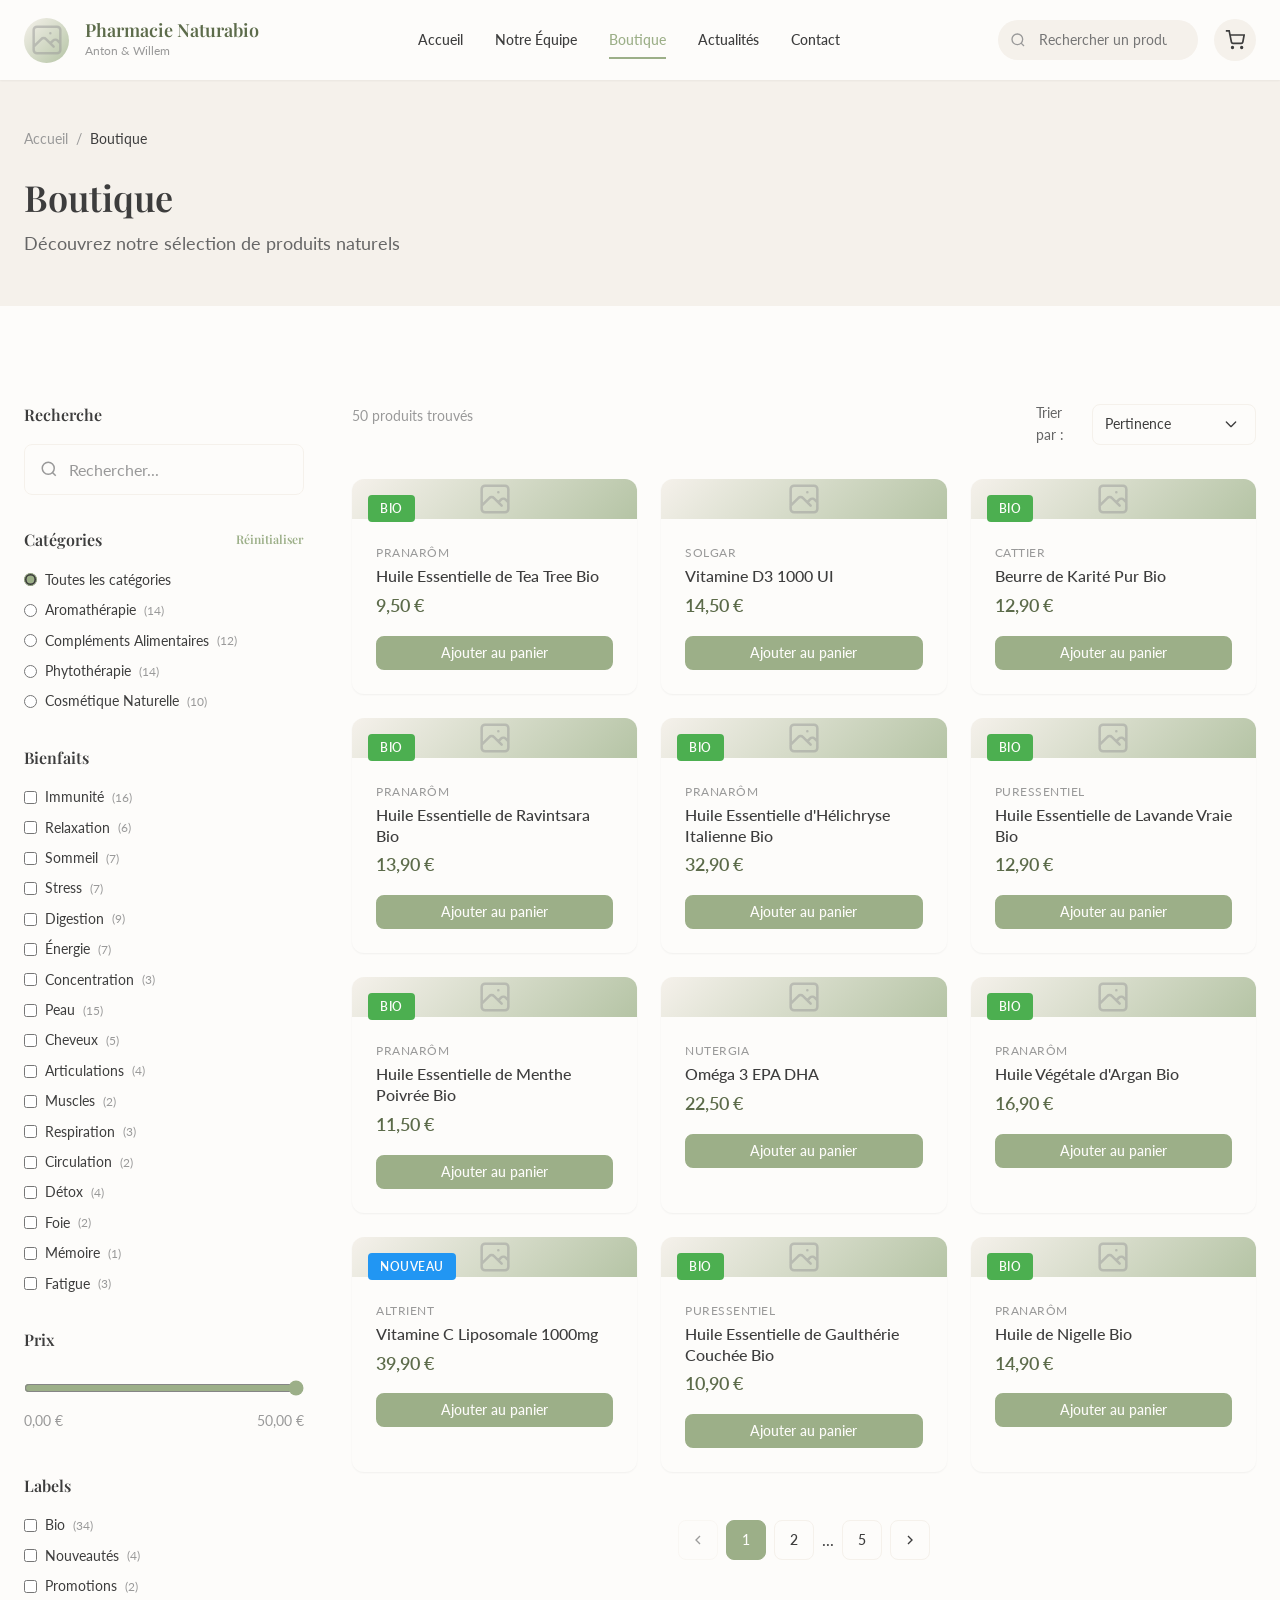
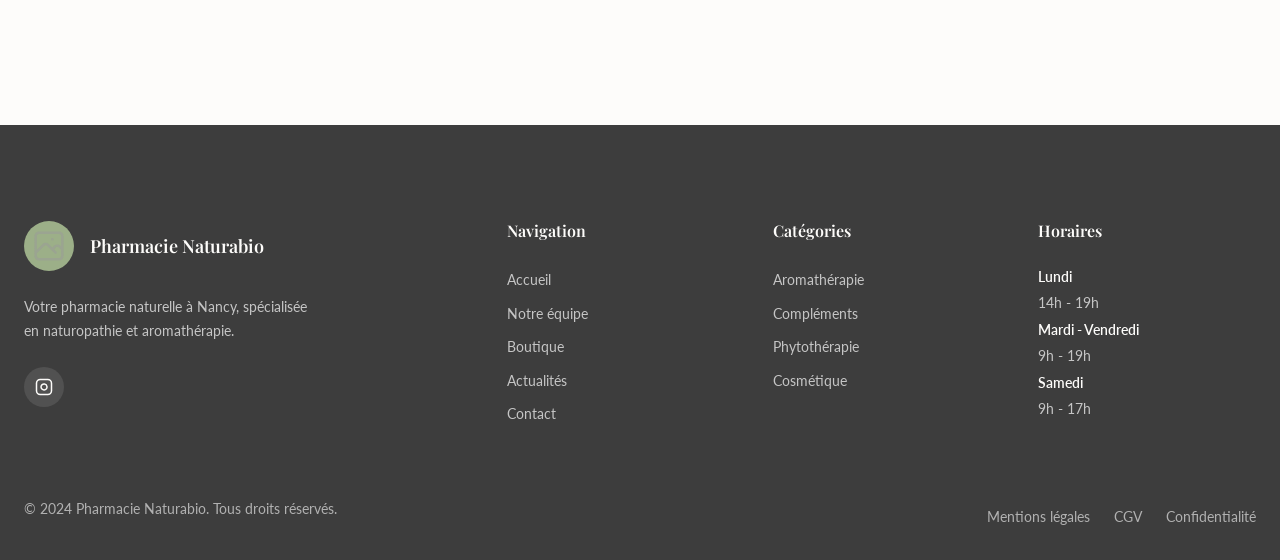
<file: boutique.html>
<!DOCTYPE html>
<html lang="fr">
<head>
    <meta charset="UTF-8">
    <meta name="viewport" content="width=device-width, initial-scale=1.0">
    <meta name="description" content="Boutique en ligne Pharmacie Naturabio Nancy - Huiles essentielles, compléments alimentaires, phytothérapie et cosmétique naturelle. Livraison et Click & Collect.">
    <meta name="keywords" content="boutique pharmacie, huiles essentielles, compléments alimentaires, phytothérapie, cosmétique naturelle, Nancy">

    <meta property="og:title" content="Boutique - Pharmacie Naturabio Nancy">
    <meta property="og:description" content="Découvrez notre sélection de produits naturels : aromathérapie, compléments, phytothérapie et cosmétique.">
    <meta property="og:type" content="website">

    <link rel="icon" type="image/svg+xml" href="assets/images/favicon.svg">
    <link rel="preconnect" href="https://fonts.googleapis.com">
    <link rel="preconnect" href="https://fonts.gstatic.com" crossorigin>
    <link href="https://fonts.googleapis.com/css2?family=Lato:wght@300;400;500;600;700&family=Playfair+Display:wght@400;500;600;700&display=swap" rel="stylesheet">

    <link rel="stylesheet" href="styles/main.css">
    <link rel="stylesheet" href="styles/components.css">
    <link rel="stylesheet" href="styles/layout.css">
    <link rel="stylesheet" href="styles/responsive.css">

    <title>Boutique - Pharmacie Naturabio Nancy</title>
</head>
<body>
    <div class="page-wrapper">
        <!-- Header -->
        <header class="header">
            <div class="container header-container">
                <a href="index.html" class="header-logo">
                    <div class="placeholder-image" style="width: 45px; height: 45px; border-radius: 50%;"></div>
                    <div class="header-logo-text">
                        <span class="header-logo-name">Pharmacie Naturabio</span>
                        <span class="header-logo-tagline">Anton & Willem</span>
                    </div>
                </a>

                <nav class="nav-main">
                    <a href="index.html">Accueil</a>
                    <a href="equipe.html">Notre Équipe</a>
                    <a href="boutique.html" class="active">Boutique</a>
                    <a href="actualites.html">Actualités</a>
                    <a href="contact.html">Contact</a>
                </nav>

                <div class="header-actions">
                    <div class="header-search">
                        <span class="search-icon">
                            <svg width="16" height="16" viewBox="0 0 24 24" fill="none" stroke="currentColor" stroke-width="2">
                                <circle cx="11" cy="11" r="8"></circle>
                                <line x1="21" y1="21" x2="16.65" y2="16.65"></line>
                            </svg>
                        </span>
                        <input type="search" placeholder="Rechercher un produit..." aria-label="Rechercher" data-search>
                    </div>

                    <a href="panier.html" class="cart-btn" aria-label="Panier">
                        <svg width="20" height="20" viewBox="0 0 24 24" fill="none" stroke="currentColor" stroke-width="2">
                            <circle cx="9" cy="21" r="1"></circle>
                            <circle cx="20" cy="21" r="1"></circle>
                            <path d="M1 1h4l2.68 13.39a2 2 0 0 0 2 1.61h9.72a2 2 0 0 0 2-1.61L23 6H6"></path>
                        </svg>
                        <span class="cart-count"></span>
                    </a>

                    <button class="menu-toggle" aria-label="Menu">
                        <span></span>
                        <span></span>
                        <span></span>
                    </button>
                </div>
            </div>
        </header>

        <nav class="nav-mobile">
            <a href="index.html">Accueil</a>
            <a href="equipe.html">Notre Équipe</a>
            <a href="boutique.html" class="active">Boutique</a>
            <a href="actualites.html">Actualités</a>
            <a href="contact.html">Contact</a>
        </nav>

        <main class="main-content">
            <!-- Page Header -->
            <section class="page-header">
                <div class="container">
                    <nav class="breadcrumb">
                        <span class="breadcrumb-item"><a href="index.html">Accueil</a></span>
                        <span class="breadcrumb-item active">Boutique</span>
                    </nav>
                    <h1>Boutique</h1>
                    <p>Découvrez notre sélection de produits naturels</p>
                </div>
            </section>

            <!-- Shop Section -->
            <section class="section">
                <div class="container">
                    <div class="shop-layout">
                        <!-- Sidebar Filters -->
                        <aside class="shop-sidebar">
                            <div class="filter-group">
                                <div class="filter-title">
                                    <span>Recherche</span>
                                </div>
                                <div class="search-input">
                                    <span class="search-icon">
                                        <svg width="18" height="18" viewBox="0 0 24 24" fill="none" stroke="currentColor" stroke-width="2">
                                            <circle cx="11" cy="11" r="8"></circle>
                                            <line x1="21" y1="21" x2="16.65" y2="16.65"></line>
                                        </svg>
                                    </span>
                                    <input type="text" class="form-input" placeholder="Rechercher..." data-search>
                                </div>
                            </div>

                            <div class="filter-group">
                                <div class="filter-title">
                                    <span>Catégories</span>
                                    <button data-reset-filters>Réinitialiser</button>
                                </div>
                                <div class="filter-options" data-filter="categories">
                                    <!-- Generated by search.js -->
                                    <label class="filter-option">
                                        <input type="radio" name="category" value="" checked>
                                        Toutes les catégories
                                    </label>
                                    <label class="filter-option">
                                        <input type="radio" name="category" value="aromatherapie">
                                        Aromathérapie <span>(20)</span>
                                    </label>
                                    <label class="filter-option">
                                        <input type="radio" name="category" value="complements">
                                        Compléments Alimentaires <span>(15)</span>
                                    </label>
                                    <label class="filter-option">
                                        <input type="radio" name="category" value="phytotherapie">
                                        Phytothérapie <span>(10)</span>
                                    </label>
                                    <label class="filter-option">
                                        <input type="radio" name="category" value="cosmetique">
                                        Cosmétique Naturelle <span>(10)</span>
                                    </label>
                                </div>
                            </div>

                            <div class="filter-group">
                                <div class="filter-title">
                                    <span>Bienfaits</span>
                                </div>
                                <div class="filter-options" data-filter="benefits">
                                    <!-- Generated by search.js -->
                                    <label class="filter-option">
                                        <input type="checkbox" name="benefit" value="immunite">
                                        Immunité <span>(18)</span>
                                    </label>
                                    <label class="filter-option">
                                        <input type="checkbox" name="benefit" value="relaxation">
                                        Relaxation <span>(12)</span>
                                    </label>
                                    <label class="filter-option">
                                        <input type="checkbox" name="benefit" value="sommeil">
                                        Sommeil <span>(10)</span>
                                    </label>
                                    <label class="filter-option">
                                        <input type="checkbox" name="benefit" value="digestion">
                                        Digestion <span>(14)</span>
                                    </label>
                                    <label class="filter-option">
                                        <input type="checkbox" name="benefit" value="energie">
                                        Énergie <span>(8)</span>
                                    </label>
                                    <label class="filter-option">
                                        <input type="checkbox" name="benefit" value="peau">
                                        Peau <span>(15)</span>
                                    </label>
                                </div>
                            </div>

                            <div class="filter-group">
                                <div class="filter-title">
                                    <span>Prix</span>
                                </div>
                                <div data-filter="price">
                                    <div class="price-range">
                                        <input type="range" min="0" max="100" value="100" id="price-range">
                                        <div class="price-range-values">
                                            <span>0 €</span>
                                            <span>100 €</span>
                                        </div>
                                    </div>
                                </div>
                            </div>

                            <div class="filter-group">
                                <div class="filter-title">
                                    <span>Labels</span>
                                </div>
                                <div class="filter-options" data-filter="badges">
                                    <label class="filter-option">
                                        <input type="checkbox" name="badge" value="bio">
                                        Bio <span>(25)</span>
                                    </label>
                                    <label class="filter-option">
                                        <input type="checkbox" name="badge" value="nouveau">
                                        Nouveautés <span>(5)</span>
                                    </label>
                                    <label class="filter-option">
                                        <input type="checkbox" name="badge" value="promo">
                                        Promotions <span>(3)</span>
                                    </label>
                                </div>
                            </div>
                        </aside>

                        <!-- Products -->
                        <div class="shop-main">
                            <div class="shop-header">
                                <p class="results-count">50 produits trouvés</p>
                                <div class="shop-sort">
                                    <label for="sort">Trier par :</label>
                                    <select id="sort" class="form-select" data-sort>
                                        <option value="relevance">Pertinence</option>
                                        <option value="price-asc">Prix croissant</option>
                                        <option value="price-desc">Prix décroissant</option>
                                        <option value="name">Nom A-Z</option>
                                        <option value="rating">Meilleures notes</option>
                                        <option value="newest">Nouveautés</option>
                                    </select>
                                </div>
                            </div>

                            <div class="products-grid">
                                <!-- Produits Anton & Willem -->
                                <article class="card product-card" data-id="1" data-name="Pollizen" data-price="18.90" data-image="assets/images/products/i1.jpg">
                                    <a href="produit.html?id=1" class="card-image">
                                        <img src="assets/images/products/i1.jpg" alt="Pollizen - Défenses immunitaires">
                                    </a>
                                    <div class="card-body">
                                        <p class="product-brand">Anton & Willem</p>
                                        <h3 class="product-name"><a href="produit.html?id=1">Pollizen</a></h3>
                                        <p class="product-category">Défenses immunitaires</p>
                                        <div><span class="product-price">18,90 €</span></div>
                                        <button class="btn btn-primary btn-sm btn-block add-to-cart mt-md">Ajouter au panier</button>
                                    </div>
                                </article>

                                <article class="card product-card" data-id="2" data-name="Harmony 12/8" data-price="22.50" data-image="assets/images/products/i2.jpg">
                                    <a href="produit.html?id=2" class="card-image">
                                        <img src="assets/images/products/i2.jpg" alt="Harmony 12/8 - Tension équilibrée">
                                    </a>
                                    <div class="card-body">
                                        <p class="product-brand">Anton & Willem</p>
                                        <h3 class="product-name"><a href="produit.html?id=2">Harmony 12/8</a></h3>
                                        <p class="product-category">Tension équilibrée</p>
                                        <div><span class="product-price">22,50 €</span></div>
                                        <button class="btn btn-primary btn-sm btn-block add-to-cart mt-md">Ajouter au panier</button>
                                    </div>
                                </article>

                                <article class="card product-card" data-id="3" data-name="Parakol" data-price="19.90" data-image="assets/images/products/i3.jpg">
                                    <a href="produit.html?id=3" class="card-image">
                                        <img src="assets/images/products/i3.jpg" alt="Parakol - Cholestérol">
                                    </a>
                                    <div class="card-body">
                                        <p class="product-brand">Anton & Willem</p>
                                        <h3 class="product-name"><a href="produit.html?id=3">Parakol</a></h3>
                                        <p class="product-category">Cholestérolémie normale</p>
                                        <div><span class="product-price">19,90 €</span></div>
                                        <button class="btn btn-primary btn-sm btn-block add-to-cart mt-md">Ajouter au panier</button>
                                    </div>
                                </article>

                                <article class="card product-card" data-id="4" data-name="Veinoforce" data-price="21.90" data-image="assets/images/products/i4.jpg">
                                    <a href="produit.html?id=4" class="card-image">
                                        <img src="assets/images/products/i4.jpg" alt="Veinoforce - Circulation sanguine">
                                    </a>
                                    <div class="card-body">
                                        <p class="product-brand">Anton & Willem</p>
                                        <h3 class="product-name"><a href="produit.html?id=4">Veinoforce</a></h3>
                                        <p class="product-category">Jambes lourdes & Circulation</p>
                                        <div><span class="product-price">21,90 €</span></div>
                                        <button class="btn btn-primary btn-sm btn-block add-to-cart mt-md">Ajouter au panier</button>
                                    </div>
                                </article>

                                <article class="card product-card" data-id="5" data-name="Ail Noir" data-price="24.90" data-image="assets/images/products/i5.jpg">
                                    <a href="produit.html?id=5" class="card-image">
                                        <img src="assets/images/products/i5.jpg" alt="Ail Noir - Cholestérol et Circulation">
                                    </a>
                                    <div class="card-body">
                                        <p class="product-brand">Anton & Willem</p>
                                        <h3 class="product-name"><a href="produit.html?id=5">Ail Noir</a></h3>
                                        <p class="product-category">Cholestérol & Circulation</p>
                                        <div><span class="product-price">24,90 €</span></div>
                                        <button class="btn btn-primary btn-sm btn-block add-to-cart mt-md">Ajouter au panier</button>
                                    </div>
                                </article>

                                <article class="card product-card" data-id="6" data-name="Veinoforce Fluide Bio" data-price="16.90" data-image="assets/images/products/i6.jpg">
                                    <a href="produit.html?id=6" class="card-image">
                                        <img src="assets/images/products/i6.jpg" alt="Veinoforce Fluide Bio">
                                        <div class="product-badges">
                                            <span class="badge badge-bio">Bio</span>
                                        </div>
                                    </a>
                                    <div class="card-body">
                                        <p class="product-brand">Anton & Willem</p>
                                        <h3 class="product-name"><a href="produit.html?id=6">Veinoforce Fluide Bio</a></h3>
                                        <p class="product-category">Jambes légères - 300ml</p>
                                        <div><span class="product-price">16,90 €</span></div>
                                        <button class="btn btn-primary btn-sm btn-block add-to-cart mt-md">Ajouter au panier</button>
                                    </div>
                                </article>

                                <article class="card product-card" data-id="7" data-name="Huile Essentielle Citronnelle Bio" data-price="8.90" data-image="assets/images/products/i7.jpg">
                                    <a href="produit.html?id=7" class="card-image">
                                        <img src="assets/images/products/i7.jpg" alt="Huile Essentielle Citronnelle Bio">
                                        <div class="product-badges">
                                            <span class="badge badge-bio">Bio</span>
                                        </div>
                                    </a>
                                    <div class="card-body">
                                        <p class="product-brand">Anton & Willem</p>
                                        <h3 class="product-name"><a href="produit.html?id=7">HE Citronnelle Bio</a></h3>
                                        <p class="product-category">Aromathérapie</p>
                                        <div><span class="product-price">8,90 €</span></div>
                                        <button class="btn btn-primary btn-sm btn-block add-to-cart mt-md">Ajouter au panier</button>
                                    </div>
                                </article>

                                <article class="card product-card" data-id="8" data-name="Acérola Bio - Vitamine C" data-price="12.90" data-image="assets/images/products/i8.jpg">
                                    <a href="produit.html?id=8" class="card-image">
                                        <img src="assets/images/products/i8.jpg" alt="Acérola Bio - Vitamine C">
                                        <div class="product-badges">
                                            <span class="badge badge-bio">Bio</span>
                                        </div>
                                    </a>
                                    <div class="card-body">
                                        <p class="product-brand">Anton & Willem</p>
                                        <h3 class="product-name"><a href="produit.html?id=8">Acérola Bio</a></h3>
                                        <p class="product-category">Vitalité & Immunité</p>
                                        <div><span class="product-price">12,90 €</span></div>
                                        <button class="btn btn-primary btn-sm btn-block add-to-cart mt-md">Ajouter au panier</button>
                                    </div>
                                </article>

                                <article class="card product-card" data-id="9" data-name="Tisane Tilleul Aubier Bio" data-price="9.50" data-image="assets/images/products/i9.jpg">
                                    <a href="produit.html?id=9" class="card-image">
                                        <img src="assets/images/products/i9.jpg" alt="Tisane Tilleul Aubier Bio">
                                        <div class="product-badges">
                                            <span class="badge badge-bio">Bio</span>
                                        </div>
                                    </a>
                                    <div class="card-body">
                                        <p class="product-brand">Anton & Willem</p>
                                        <h3 class="product-name"><a href="produit.html?id=9">Tisane Tilleul Aubier Bio</a></h3>
                                        <p class="product-category">Herboristerie - 35g</p>
                                        <div><span class="product-price">9,50 €</span></div>
                                        <button class="btn btn-primary btn-sm btn-block add-to-cart mt-md">Ajouter au panier</button>
                                    </div>
                                </article>
                            </div>

                            <!-- Pagination -->
                            <div class="pagination mt-2xl">
                                <button class="pagination-btn" disabled>
                                    <svg width="16" height="16" viewBox="0 0 24 24" fill="none" stroke="currentColor" stroke-width="2">
                                        <polyline points="15,18 9,12 15,6"></polyline>
                                    </svg>
                                </button>
                                <button class="pagination-btn active">1</button>
                                <button class="pagination-btn">2</button>
                                <button class="pagination-btn">3</button>
                                <button class="pagination-btn">4</button>
                                <button class="pagination-btn">
                                    <svg width="16" height="16" viewBox="0 0 24 24" fill="none" stroke="currentColor" stroke-width="2">
                                        <polyline points="9,18 15,12 9,6"></polyline>
                                    </svg>
                                </button>
                            </div>
                        </div>
                    </div>
                </div>
            </section>
        </main>

        <!-- Footer -->
        <footer class="footer">
            <div class="container">
                <div class="footer-main">
                    <div class="footer-brand">
                        <div class="footer-logo">
                            <div class="placeholder-image" style="width: 50px; height: 50px; border-radius: 50%; background: var(--color-primary);"></div>
                            <span class="footer-logo-text">Pharmacie Naturabio</span>
                        </div>
                        <p>Votre pharmacie naturelle à Nancy, spécialisée en naturopathie et aromathérapie.</p>
                        <div class="footer-social">
                            <a href="https://www.instagram.com/pharmacie_naturabio" target="_blank" rel="noopener" aria-label="Instagram">
                                <svg viewBox="0 0 24 24" fill="none" stroke="currentColor" stroke-width="2">
                                    <rect x="2" y="2" width="20" height="20" rx="5" ry="5"></rect>
                                    <path d="M16 11.37A4 4 0 1 1 12.63 8 4 4 0 0 1 16 11.37z"></path>
                                    <line x1="17.5" y1="6.5" x2="17.51" y2="6.5"></line>
                                </svg>
                            </a>
                        </div>
                    </div>

                    <div class="footer-column">
                        <h4>Navigation</h4>
                        <ul>
                            <li><a href="index.html">Accueil</a></li>
                            <li><a href="equipe.html">Notre équipe</a></li>
                            <li><a href="boutique.html">Boutique</a></li>
                            <li><a href="actualites.html">Actualités</a></li>
                            <li><a href="contact.html">Contact</a></li>
                        </ul>
                    </div>

                    <div class="footer-column">
                        <h4>Catégories</h4>
                        <ul>
                            <li><a href="boutique.html?cat=aromatherapie">Aromathérapie</a></li>
                            <li><a href="boutique.html?cat=complements">Compléments</a></li>
                            <li><a href="boutique.html?cat=phytotherapie">Phytothérapie</a></li>
                            <li><a href="boutique.html?cat=cosmetique">Cosmétique</a></li>
                        </ul>
                    </div>

                    <div class="footer-column">
                        <h4>Horaires</h4>
                        <div class="footer-hours">
                            <p><strong>Lundi</strong></p>
                            <p>14h - 19h</p>
                            <p><strong>Mardi - Vendredi</strong></p>
                            <p>9h - 19h</p>
                            <p><strong>Samedi</strong></p>
                            <p>9h - 17h</p>
                        </div>
                    </div>
                </div>

                <div class="footer-bottom">
                    <p>&copy; 2024 Pharmacie Naturabio. Tous droits réservés.</p>
                    <div class="footer-links">
                        <a href="mentions-legales.html">Mentions légales</a>
                        <a href="mentions-legales.html#cgv">CGV</a>
                        <a href="mentions-legales.html#confidentialite">Confidentialité</a>
                    </div>
                </div>
            </div>
        </footer>
    </div>

    <script src="js/main.js"></script>
    <script src="js/cart.js"></script>
    <script src="js/search.js"></script>
</body>
</html>
</file>
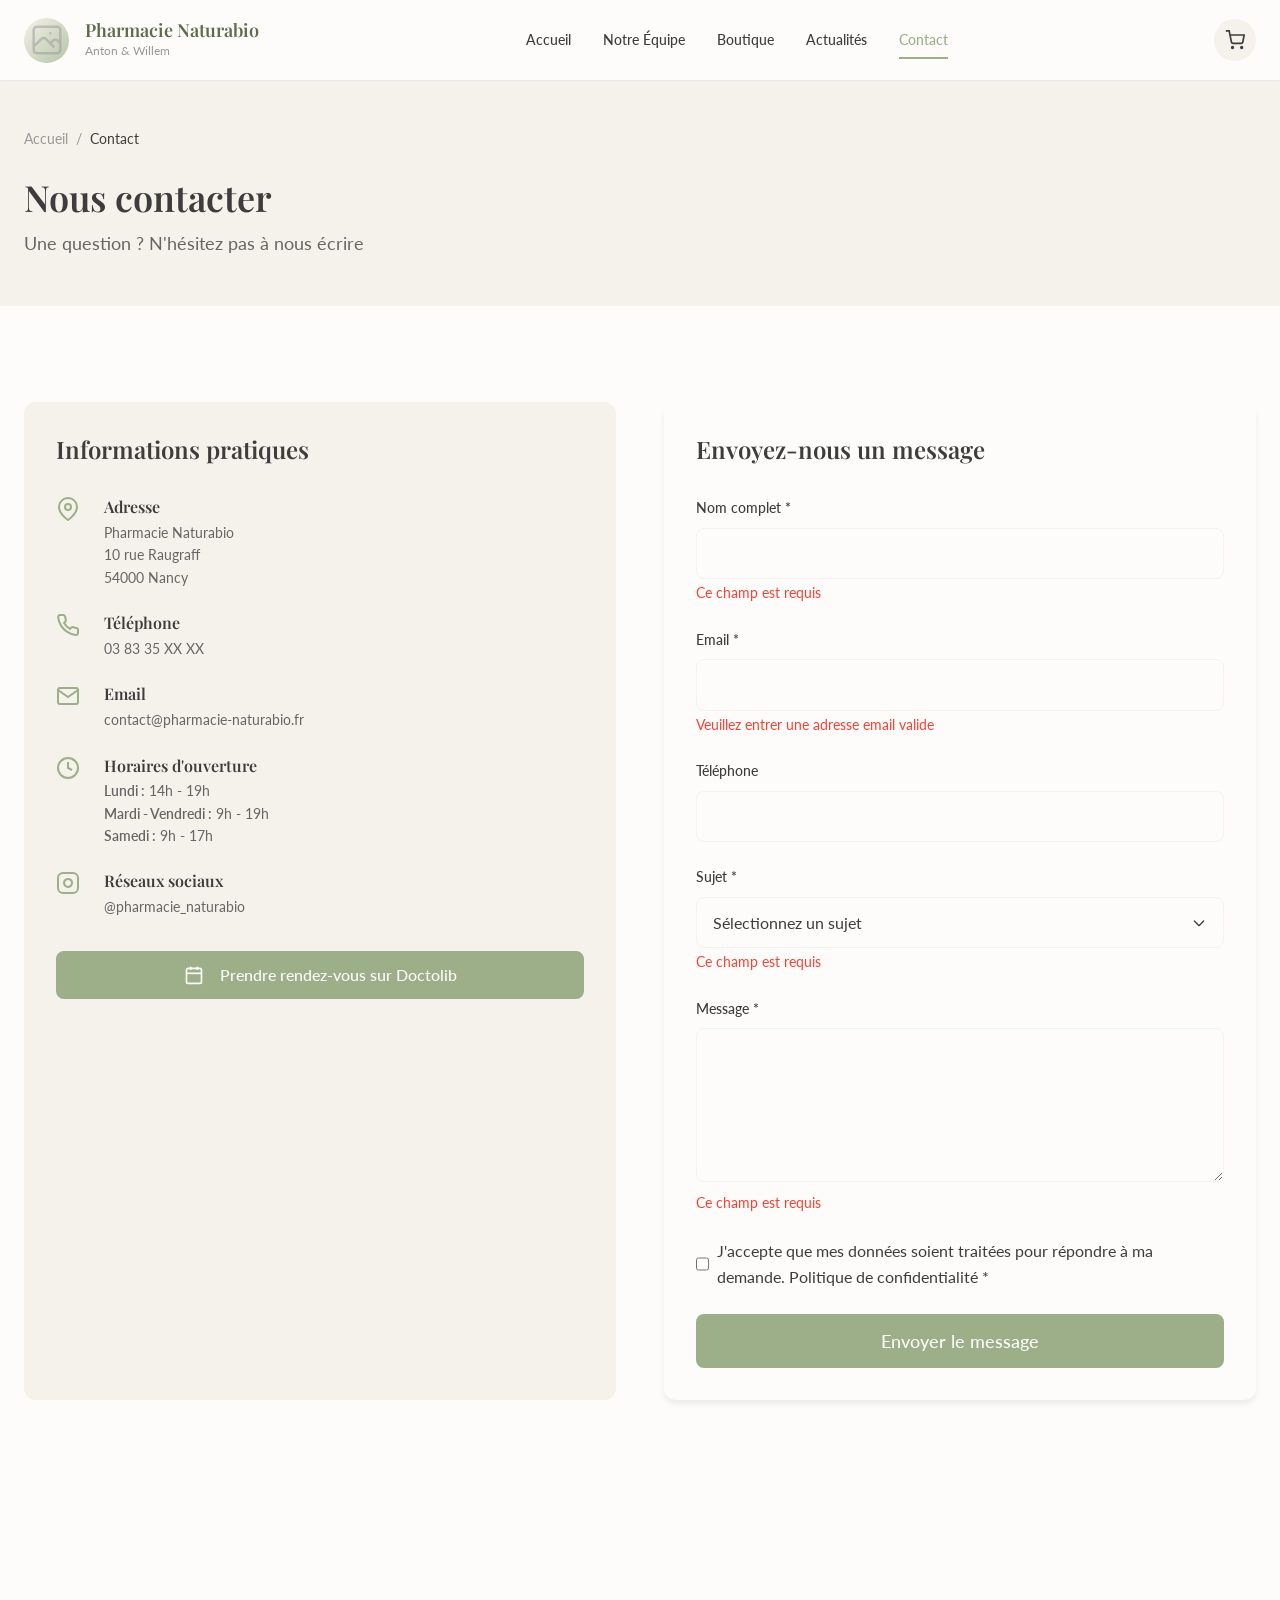
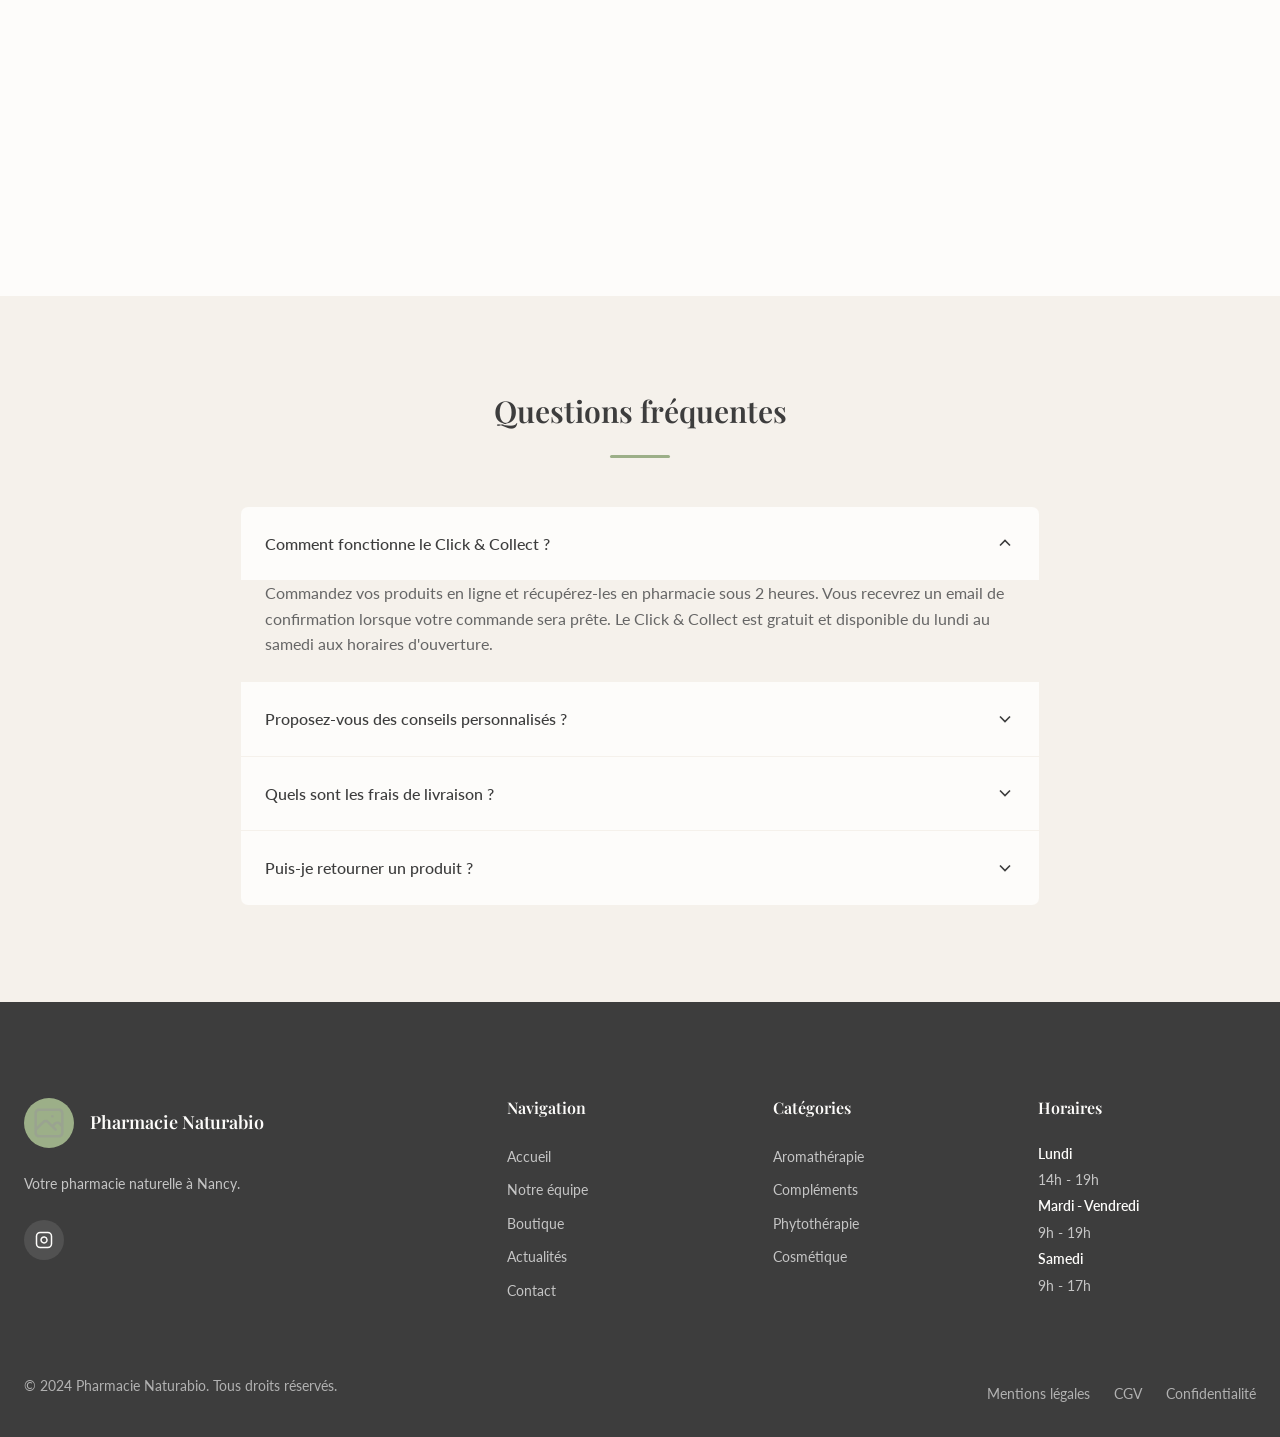
<file: contact.html>
<!DOCTYPE html>
<html lang="fr">
<head>
    <meta charset="UTF-8">
    <meta name="viewport" content="width=device-width, initial-scale=1.0">
    <meta name="description" content="Contactez la Pharmacie Naturabio Nancy - 10 rue Raugraff, 54000 Nancy. Téléphone, horaires et formulaire de contact.">

    <link rel="icon" type="image/svg+xml" href="assets/images/favicon.svg">
    <link rel="preconnect" href="https://fonts.googleapis.com">
    <link rel="preconnect" href="https://fonts.gstatic.com" crossorigin>
    <link href="https://fonts.googleapis.com/css2?family=Lato:wght@300;400;500;600;700&family=Playfair+Display:wght@400;500;600;700&display=swap" rel="stylesheet">

    <link rel="stylesheet" href="styles/main.css">
    <link rel="stylesheet" href="styles/components.css">
    <link rel="stylesheet" href="styles/layout.css">
    <link rel="stylesheet" href="styles/responsive.css">

    <title>Contact - Pharmacie Naturabio Nancy</title>
</head>
<body>
    <div class="page-wrapper">
        <!-- Header -->
        <header class="header">
            <div class="container header-container">
                <a href="index.html" class="header-logo">
                    <div class="placeholder-image" style="width: 45px; height: 45px; border-radius: 50%;"></div>
                    <div class="header-logo-text">
                        <span class="header-logo-name">Pharmacie Naturabio</span>
                        <span class="header-logo-tagline">Anton & Willem</span>
                    </div>
                </a>

                <nav class="nav-main">
                    <a href="index.html">Accueil</a>
                    <a href="equipe.html">Notre Équipe</a>
                    <a href="boutique.html">Boutique</a>
                    <a href="actualites.html">Actualités</a>
                    <a href="contact.html" class="active">Contact</a>
                </nav>

                <div class="header-actions">
                    <a href="panier.html" class="cart-btn" aria-label="Panier">
                        <svg width="20" height="20" viewBox="0 0 24 24" fill="none" stroke="currentColor" stroke-width="2">
                            <circle cx="9" cy="21" r="1"></circle>
                            <circle cx="20" cy="21" r="1"></circle>
                            <path d="M1 1h4l2.68 13.39a2 2 0 0 0 2 1.61h9.72a2 2 0 0 0 2-1.61L23 6H6"></path>
                        </svg>
                        <span class="cart-count"></span>
                    </a>

                    <button class="menu-toggle" aria-label="Menu">
                        <span></span>
                        <span></span>
                        <span></span>
                    </button>
                </div>
            </div>
        </header>

        <nav class="nav-mobile">
            <a href="index.html">Accueil</a>
            <a href="equipe.html">Notre Équipe</a>
            <a href="boutique.html">Boutique</a>
            <a href="actualites.html">Actualités</a>
            <a href="contact.html" class="active">Contact</a>
        </nav>

        <main class="main-content">
            <!-- Page Header -->
            <section class="page-header">
                <div class="container">
                    <nav class="breadcrumb">
                        <span class="breadcrumb-item"><a href="index.html">Accueil</a></span>
                        <span class="breadcrumb-item active">Contact</span>
                    </nav>
                    <h1>Nous contacter</h1>
                    <p>Une question ? N'hésitez pas à nous écrire</p>
                </div>
            </section>

            <!-- Contact Section -->
            <section class="section">
                <div class="container">
                    <div class="contact-layout">
                        <!-- Contact Info -->
                        <div class="contact-info">
                            <h3>Informations pratiques</h3>

                            <div class="contact-info-item">
                                <svg viewBox="0 0 24 24" fill="none" stroke="currentColor" stroke-width="2">
                                    <path d="M21 10c0 7-9 13-9 13s-9-6-9-13a9 9 0 0 1 18 0z"></path>
                                    <circle cx="12" cy="10" r="3"></circle>
                                </svg>
                                <div>
                                    <h4>Adresse</h4>
                                    <p>Pharmacie Naturabio<br>10 rue Raugraff<br>54000 Nancy</p>
                                </div>
                            </div>

                            <div class="contact-info-item">
                                <svg viewBox="0 0 24 24" fill="none" stroke="currentColor" stroke-width="2">
                                    <path d="M22 16.92v3a2 2 0 0 1-2.18 2 19.79 19.79 0 0 1-8.63-3.07 19.5 19.5 0 0 1-6-6 19.79 19.79 0 0 1-3.07-8.67A2 2 0 0 1 4.11 2h3a2 2 0 0 1 2 1.72 12.84 12.84 0 0 0 .7 2.81 2 2 0 0 1-.45 2.11L8.09 9.91a16 16 0 0 0 6 6l1.27-1.27a2 2 0 0 1 2.11-.45 12.84 12.84 0 0 0 2.81.7A2 2 0 0 1 22 16.92z"></path>
                                </svg>
                                <div>
                                    <h4>Téléphone</h4>
                                    <p><a href="tel:+33383350000">03 83 35 XX XX</a></p>
                                </div>
                            </div>

                            <div class="contact-info-item">
                                <svg viewBox="0 0 24 24" fill="none" stroke="currentColor" stroke-width="2">
                                    <path d="M4 4h16c1.1 0 2 .9 2 2v12c0 1.1-.9 2-2 2H4c-1.1 0-2-.9-2-2V6c0-1.1.9-2 2-2z"></path>
                                    <polyline points="22,6 12,13 2,6"></polyline>
                                </svg>
                                <div>
                                    <h4>Email</h4>
                                    <p><a href="mailto:contact@pharmacie-naturabio.fr">contact@pharmacie-naturabio.fr</a></p>
                                </div>
                            </div>

                            <div class="contact-info-item">
                                <svg viewBox="0 0 24 24" fill="none" stroke="currentColor" stroke-width="2">
                                    <circle cx="12" cy="12" r="10"></circle>
                                    <polyline points="12 6 12 12 16 14"></polyline>
                                </svg>
                                <div>
                                    <h4>Horaires d'ouverture</h4>
                                    <p>
                                        <strong>Lundi :</strong> 14h - 19h<br>
                                        <strong>Mardi - Vendredi :</strong> 9h - 19h<br>
                                        <strong>Samedi :</strong> 9h - 17h
                                    </p>
                                </div>
                            </div>

                            <div class="contact-info-item">
                                <svg viewBox="0 0 24 24" fill="none" stroke="currentColor" stroke-width="2">
                                    <rect x="2" y="2" width="20" height="20" rx="5" ry="5"></rect>
                                    <path d="M16 11.37A4 4 0 1 1 12.63 8 4 4 0 0 1 16 11.37z"></path>
                                    <line x1="17.5" y1="6.5" x2="17.51" y2="6.5"></line>
                                </svg>
                                <div>
                                    <h4>Réseaux sociaux</h4>
                                    <p><a href="https://www.instagram.com/pharmacie_naturabio" target="_blank" rel="noopener">@pharmacie_naturabio</a></p>
                                </div>
                            </div>

                            <div style="margin-top: var(--spacing-xl);">
                                <a href="https://www.doctolib.fr/pharmacie/nancy/clarisse-brenger" target="_blank" rel="noopener" class="btn btn-primary btn-block">
                                    <svg width="18" height="18" viewBox="0 0 24 24" fill="none" stroke="currentColor" stroke-width="2" style="margin-right: 8px;">
                                        <rect x="3" y="4" width="18" height="18" rx="2" ry="2"></rect>
                                        <line x1="16" y1="2" x2="16" y2="6"></line>
                                        <line x1="8" y1="2" x2="8" y2="6"></line>
                                        <line x1="3" y1="10" x2="21" y2="10"></line>
                                    </svg>
                                    Prendre rendez-vous sur Doctolib
                                </a>
                            </div>
                        </div>

                        <!-- Contact Form -->
                        <div class="contact-form">
                            <h3>Envoyez-nous un message</h3>

                            <form data-validate>
                                <div class="form-group">
                                    <label class="form-label" for="name">Nom complet *</label>
                                    <input type="text" id="name" name="name" class="form-input" required>
                                    <span class="form-error">Ce champ est requis</span>
                                </div>

                                <div class="form-group">
                                    <label class="form-label" for="email">Email *</label>
                                    <input type="email" id="email" name="email" class="form-input" required>
                                    <span class="form-error">Veuillez entrer une adresse email valide</span>
                                </div>

                                <div class="form-group">
                                    <label class="form-label" for="phone">Téléphone</label>
                                    <input type="tel" id="phone" name="phone" class="form-input">
                                </div>

                                <div class="form-group">
                                    <label class="form-label" for="subject">Sujet *</label>
                                    <select id="subject" name="subject" class="form-select" required>
                                        <option value="">Sélectionnez un sujet</option>
                                        <option value="conseil">Demande de conseil</option>
                                        <option value="commande">Question sur une commande</option>
                                        <option value="produit">Information produit</option>
                                        <option value="rdv">Prise de rendez-vous</option>
                                        <option value="autre">Autre</option>
                                    </select>
                                    <span class="form-error">Ce champ est requis</span>
                                </div>

                                <div class="form-group">
                                    <label class="form-label" for="message">Message *</label>
                                    <textarea id="message" name="message" class="form-textarea" rows="5" required></textarea>
                                    <span class="form-error">Ce champ est requis</span>
                                </div>

                                <div class="form-group">
                                    <label class="form-checkbox">
                                        <input type="checkbox" name="consent" required>
                                        <span>J'accepte que mes données soient traitées pour répondre à ma demande. <a href="mentions-legales.html#confidentialite">Politique de confidentialité</a> *</span>
                                    </label>
                                </div>

                                <button type="submit" class="btn btn-primary btn-lg btn-block">
                                    Envoyer le message
                                </button>
                            </form>
                        </div>
                    </div>
                </div>
            </section>

            <!-- Map Section -->
            <section class="map-section">
                <div class="map-iframe" style="height: 400px;">
                    <iframe
                        src="https://www.google.com/maps/embed?pb=!1m18!1m12!1m3!1d2635.8!2d6.18!3d48.69!2m3!1f0!2f0!3f0!3m2!1i1024!2i768!4f13.1!3m3!1m2!1s0x0%3A0x0!2zNDjCsDQxJzI0LjAiTiA2wrAxMCc0OC4wIkU!5e0!3m2!1sfr!2sfr!4v1"
                        width="100%"
                        height="100%"
                        style="border:0;"
                        allowfullscreen=""
                        loading="lazy"
                        referrerpolicy="no-referrer-when-downgrade"
                        title="Localisation Pharmacie Naturabio Nancy">
                    </iframe>
                </div>
            </section>

            <!-- FAQ Section -->
            <section class="section bg-secondary">
                <div class="container">
                    <div class="text-center mb-2xl">
                        <h2 class="section-title">Questions fréquentes</h2>
                        <div class="divider"></div>
                    </div>

                    <div class="accordion" style="max-width: 800px; margin: 0 auto;">
                        <div class="accordion-item active">
                            <button class="accordion-header">
                                Comment fonctionne le Click & Collect ?
                                <svg viewBox="0 0 24 24" fill="none" stroke="currentColor" stroke-width="2">
                                    <polyline points="6 9 12 15 18 9"></polyline>
                                </svg>
                            </button>
                            <div class="accordion-body">
                                <div class="accordion-content">
                                    <p>Commandez vos produits en ligne et récupérez-les en pharmacie sous 2 heures. Vous recevrez un email de confirmation lorsque votre commande sera prête. Le Click & Collect est gratuit et disponible du lundi au samedi aux horaires d'ouverture.</p>
                                </div>
                            </div>
                        </div>

                        <div class="accordion-item">
                            <button class="accordion-header">
                                Proposez-vous des conseils personnalisés ?
                                <svg viewBox="0 0 24 24" fill="none" stroke="currentColor" stroke-width="2">
                                    <polyline points="6 9 12 15 18 9"></polyline>
                                </svg>
                            </button>
                            <div class="accordion-body">
                                <div class="accordion-content">
                                    <p>Absolument ! Notre équipe est formée en naturopathie, aromathérapie et phytothérapie. N'hésitez pas à nous consulter en pharmacie pour un accompagnement personnalisé. Vous pouvez également prendre rendez-vous pour un conseil approfondi.</p>
                                </div>
                            </div>
                        </div>

                        <div class="accordion-item">
                            <button class="accordion-header">
                                Quels sont les frais de livraison ?
                                <svg viewBox="0 0 24 24" fill="none" stroke="currentColor" stroke-width="2">
                                    <polyline points="6 9 12 15 18 9"></polyline>
                                </svg>
                            </button>
                            <div class="accordion-body">
                                <div class="accordion-content">
                                    <p>La livraison est gratuite en France métropolitaine dès 49€ d'achat. En dessous de ce montant, les frais de livraison s'élèvent à 4,90€ pour une livraison standard (3-5 jours) ou 9,90€ pour une livraison express (24h).</p>
                                </div>
                            </div>
                        </div>

                        <div class="accordion-item">
                            <button class="accordion-header">
                                Puis-je retourner un produit ?
                                <svg viewBox="0 0 24 24" fill="none" stroke="currentColor" stroke-width="2">
                                    <polyline points="6 9 12 15 18 9"></polyline>
                                </svg>
                            </button>
                            <div class="accordion-body">
                                <div class="accordion-content">
                                    <p>Les produits de parapharmacie non ouverts peuvent être retournés sous 14 jours. Conformément à la réglementation, les médicaments ne peuvent pas être repris après leur dispensation. Contactez-nous pour toute demande de retour.</p>
                                </div>
                            </div>
                        </div>
                    </div>
                </div>
            </section>
        </main>

        <!-- Footer -->
        <footer class="footer">
            <div class="container">
                <div class="footer-main">
                    <div class="footer-brand">
                        <div class="footer-logo">
                            <div class="placeholder-image" style="width: 50px; height: 50px; border-radius: 50%; background: var(--color-primary);"></div>
                            <span class="footer-logo-text">Pharmacie Naturabio</span>
                        </div>
                        <p>Votre pharmacie naturelle à Nancy.</p>
                        <div class="footer-social">
                            <a href="https://www.instagram.com/pharmacie_naturabio" target="_blank" rel="noopener" aria-label="Instagram">
                                <svg viewBox="0 0 24 24" fill="none" stroke="currentColor" stroke-width="2">
                                    <rect x="2" y="2" width="20" height="20" rx="5" ry="5"></rect>
                                    <path d="M16 11.37A4 4 0 1 1 12.63 8 4 4 0 0 1 16 11.37z"></path>
                                    <line x1="17.5" y1="6.5" x2="17.51" y2="6.5"></line>
                                </svg>
                            </a>
                        </div>
                    </div>
                    <div class="footer-column">
                        <h4>Navigation</h4>
                        <ul>
                            <li><a href="index.html">Accueil</a></li>
                            <li><a href="equipe.html">Notre équipe</a></li>
                            <li><a href="boutique.html">Boutique</a></li>
                            <li><a href="actualites.html">Actualités</a></li>
                            <li><a href="contact.html">Contact</a></li>
                        </ul>
                    </div>
                    <div class="footer-column">
                        <h4>Catégories</h4>
                        <ul>
                            <li><a href="boutique.html?cat=aromatherapie">Aromathérapie</a></li>
                            <li><a href="boutique.html?cat=complements">Compléments</a></li>
                            <li><a href="boutique.html?cat=phytotherapie">Phytothérapie</a></li>
                            <li><a href="boutique.html?cat=cosmetique">Cosmétique</a></li>
                        </ul>
                    </div>
                    <div class="footer-column">
                        <h4>Horaires</h4>
                        <div class="footer-hours">
                            <p><strong>Lundi</strong></p>
                            <p>14h - 19h</p>
                            <p><strong>Mardi - Vendredi</strong></p>
                            <p>9h - 19h</p>
                            <p><strong>Samedi</strong></p>
                            <p>9h - 17h</p>
                        </div>
                    </div>
                </div>
                <div class="footer-bottom">
                    <p>&copy; 2024 Pharmacie Naturabio. Tous droits réservés.</p>
                    <div class="footer-links">
                        <a href="mentions-legales.html">Mentions légales</a>
                        <a href="mentions-legales.html#cgv">CGV</a>
                        <a href="mentions-legales.html#confidentialite">Confidentialité</a>
                    </div>
                </div>
            </div>
        </footer>
    </div>

    <script src="js/main.js"></script>
    <script src="js/cart.js"></script>
</body>
</html>
</file>
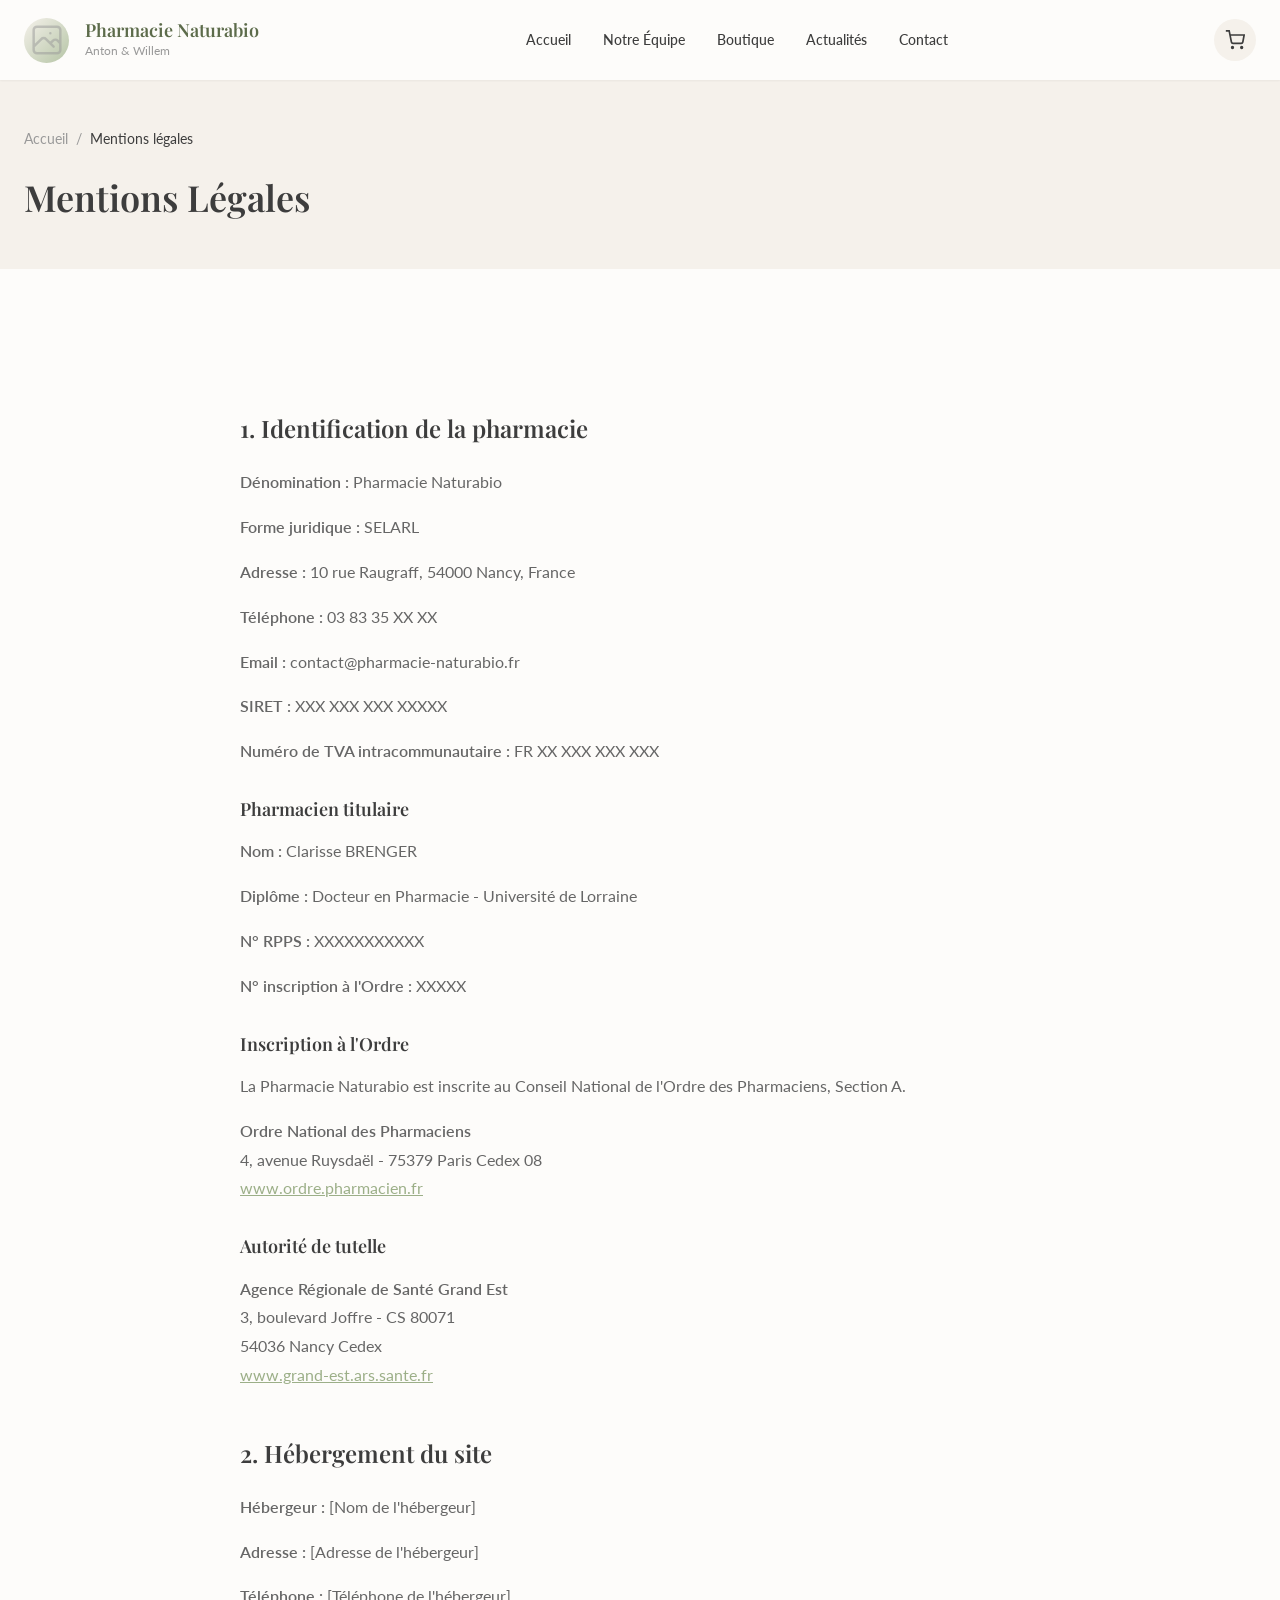
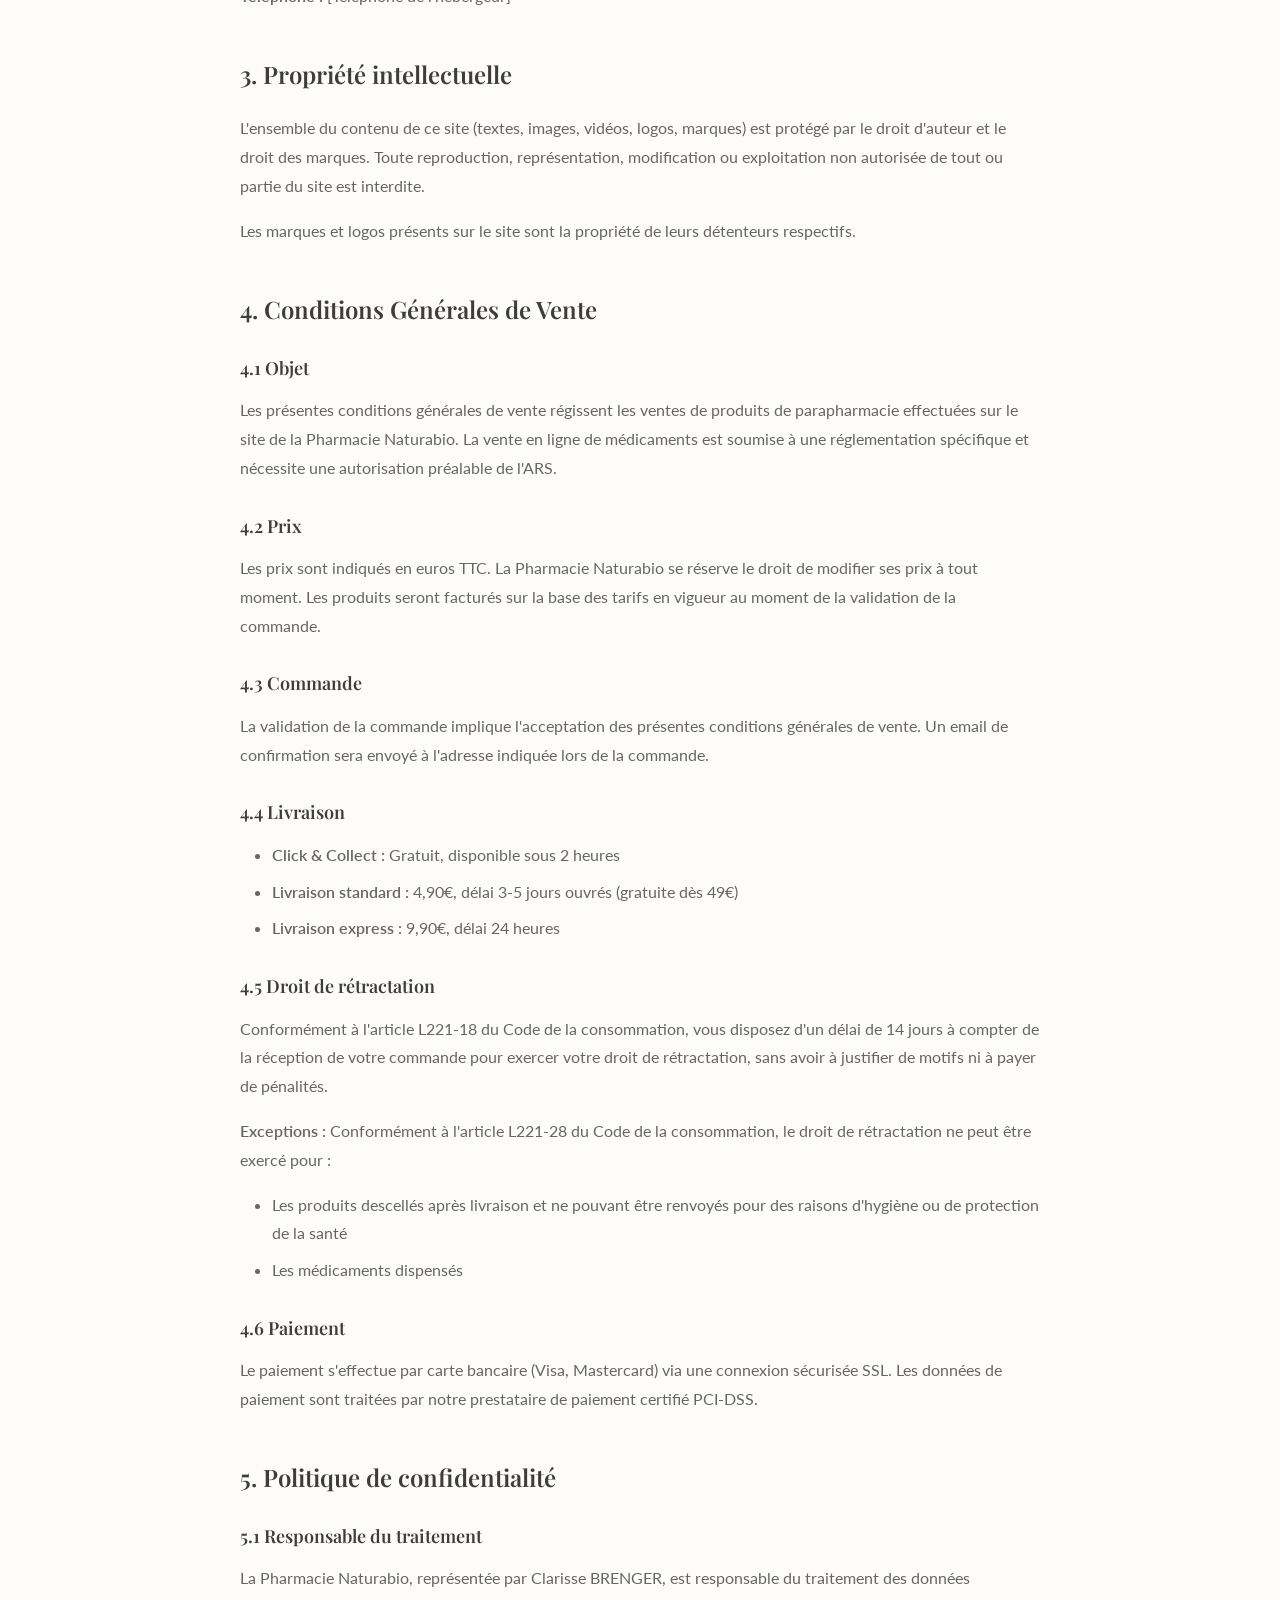
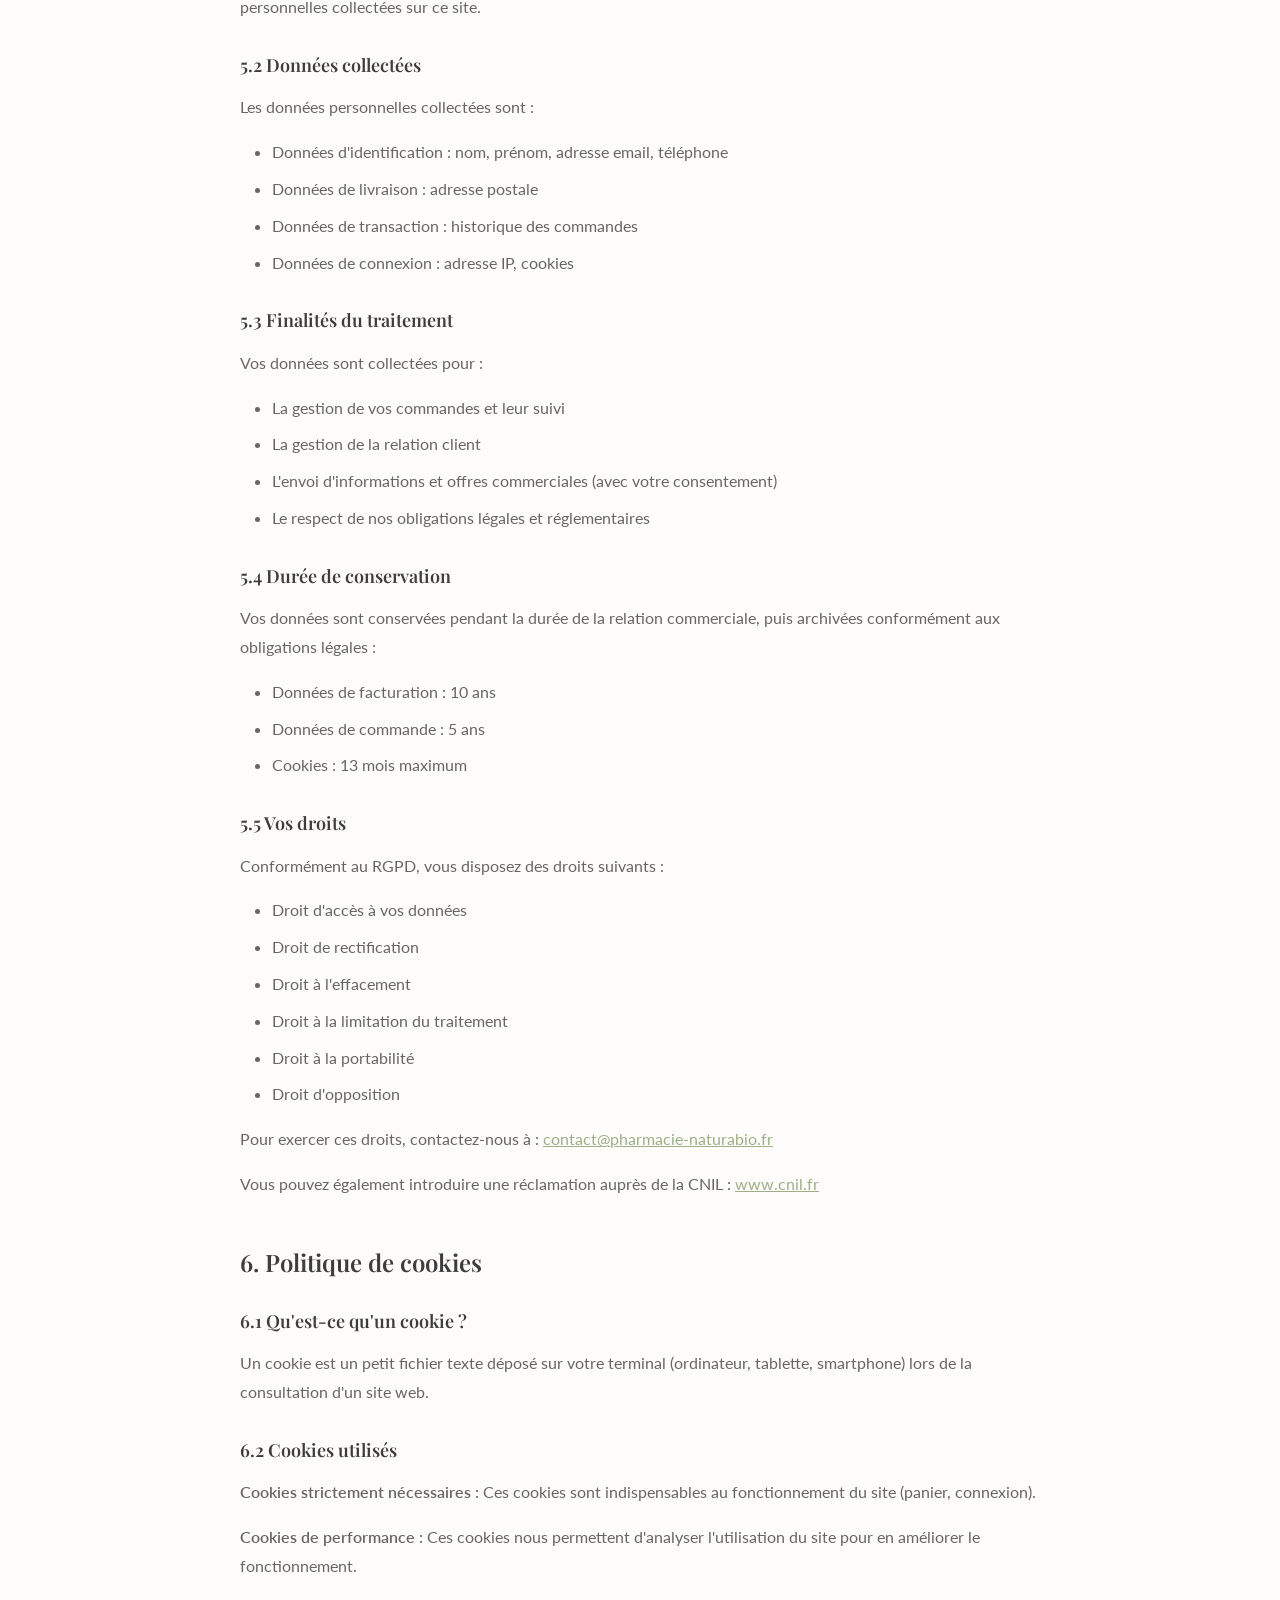
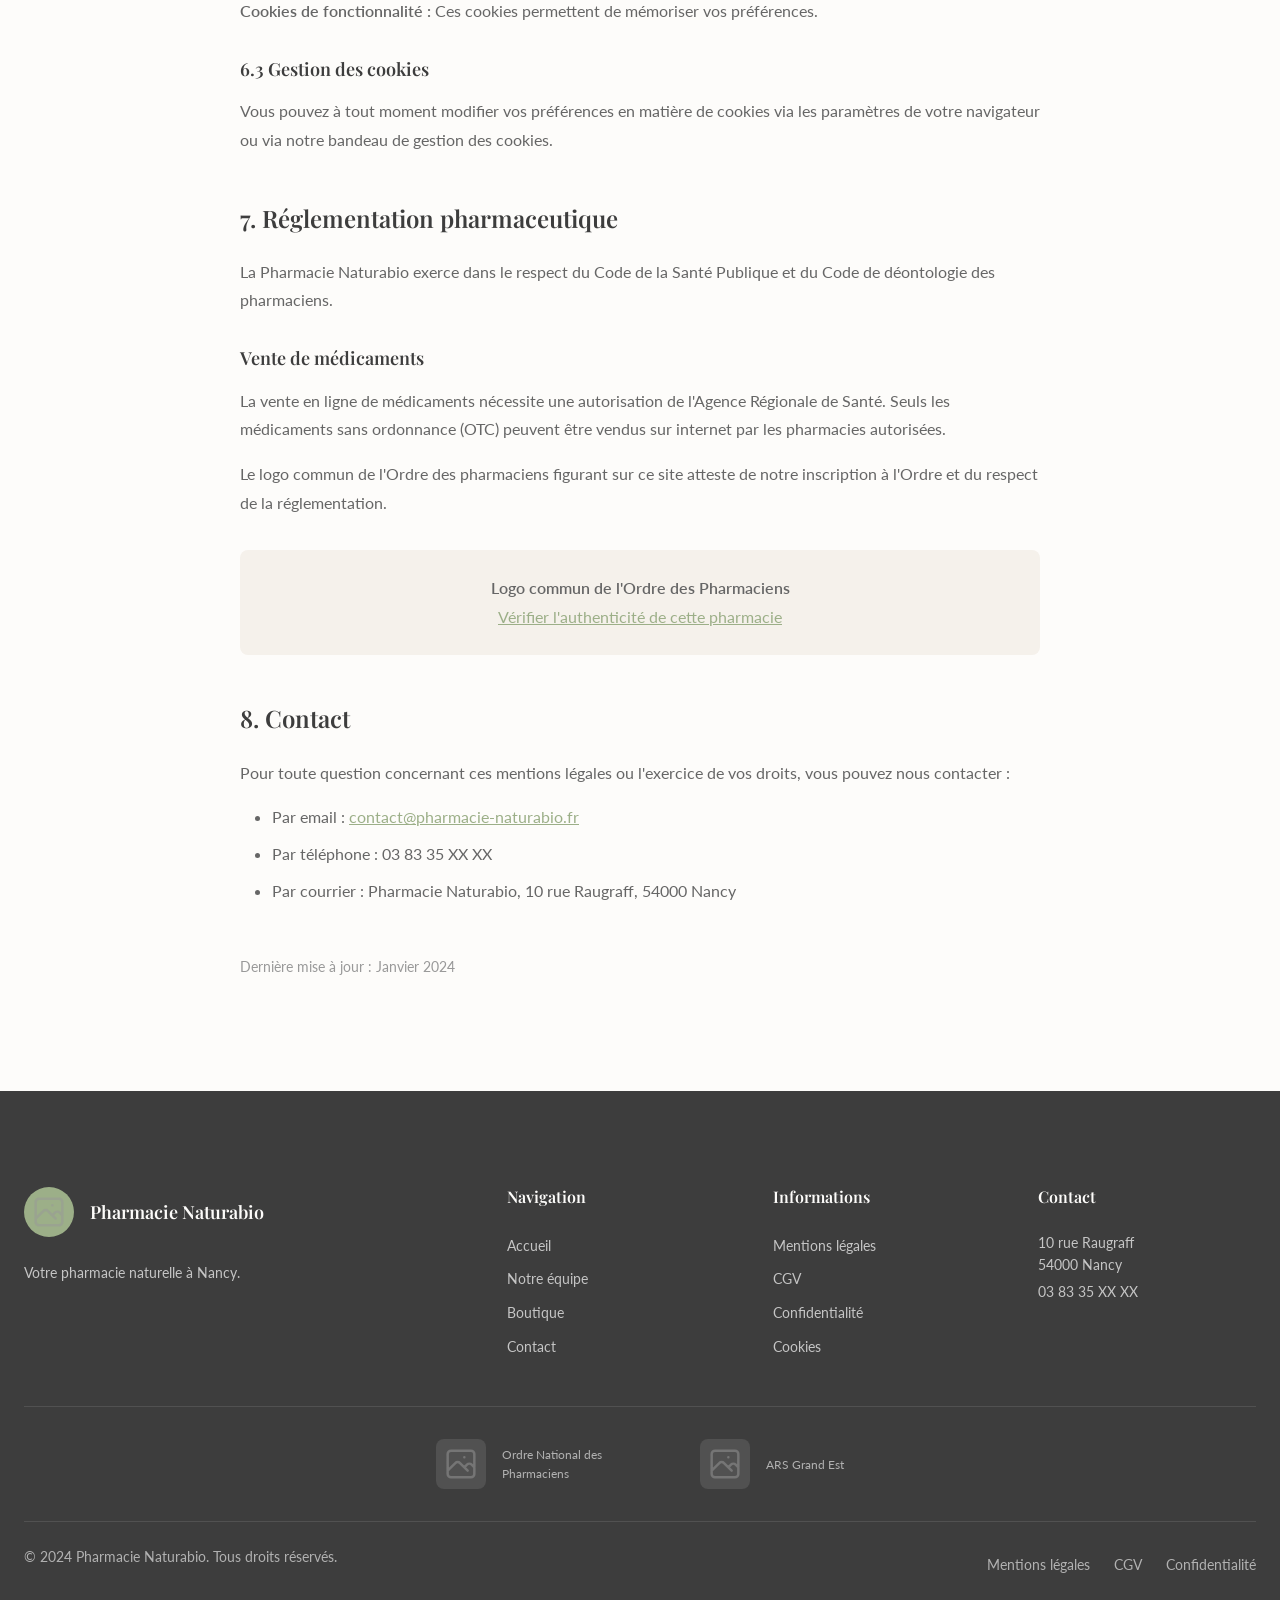
<file: mentions-legales.html>
<!DOCTYPE html>
<html lang="fr">
<head>
    <meta charset="UTF-8">
    <meta name="viewport" content="width=device-width, initial-scale=1.0">
    <meta name="description" content="Mentions légales, CGV et politique de confidentialité de la Pharmacie Naturabio Nancy.">
    <meta name="robots" content="noindex, follow">

    <link rel="icon" type="image/svg+xml" href="assets/images/favicon.svg">
    <link rel="preconnect" href="https://fonts.googleapis.com">
    <link rel="preconnect" href="https://fonts.gstatic.com" crossorigin>
    <link href="https://fonts.googleapis.com/css2?family=Lato:wght@300;400;500;600;700&family=Playfair+Display:wght@400;500;600;700&display=swap" rel="stylesheet">

    <link rel="stylesheet" href="styles/main.css">
    <link rel="stylesheet" href="styles/components.css">
    <link rel="stylesheet" href="styles/layout.css">
    <link rel="stylesheet" href="styles/responsive.css">

    <title>Mentions Légales - Pharmacie Naturabio Nancy</title>
</head>
<body>
    <div class="page-wrapper">
        <!-- Header -->
        <header class="header">
            <div class="container header-container">
                <a href="index.html" class="header-logo">
                    <div class="placeholder-image" style="width: 45px; height: 45px; border-radius: 50%;"></div>
                    <div class="header-logo-text">
                        <span class="header-logo-name">Pharmacie Naturabio</span>
                        <span class="header-logo-tagline">Anton & Willem</span>
                    </div>
                </a>

                <nav class="nav-main">
                    <a href="index.html">Accueil</a>
                    <a href="equipe.html">Notre Équipe</a>
                    <a href="boutique.html">Boutique</a>
                    <a href="actualites.html">Actualités</a>
                    <a href="contact.html">Contact</a>
                </nav>

                <div class="header-actions">
                    <a href="panier.html" class="cart-btn" aria-label="Panier">
                        <svg width="20" height="20" viewBox="0 0 24 24" fill="none" stroke="currentColor" stroke-width="2">
                            <circle cx="9" cy="21" r="1"></circle>
                            <circle cx="20" cy="21" r="1"></circle>
                            <path d="M1 1h4l2.68 13.39a2 2 0 0 0 2 1.61h9.72a2 2 0 0 0 2-1.61L23 6H6"></path>
                        </svg>
                        <span class="cart-count"></span>
                    </a>

                    <button class="menu-toggle" aria-label="Menu">
                        <span></span>
                        <span></span>
                        <span></span>
                    </button>
                </div>
            </div>
        </header>

        <nav class="nav-mobile">
            <a href="index.html">Accueil</a>
            <a href="equipe.html">Notre Équipe</a>
            <a href="boutique.html">Boutique</a>
            <a href="actualites.html">Actualités</a>
            <a href="contact.html">Contact</a>
        </nav>

        <main class="main-content">
            <!-- Page Header -->
            <section class="page-header">
                <div class="container">
                    <nav class="breadcrumb">
                        <span class="breadcrumb-item"><a href="index.html">Accueil</a></span>
                        <span class="breadcrumb-item active">Mentions légales</span>
                    </nav>
                    <h1>Mentions Légales</h1>
                </div>
            </section>

            <!-- Legal Content -->
            <section class="section">
                <div class="container">
                    <div class="legal-content">
                        <!-- Identification -->
                        <h2>1. Identification de la pharmacie</h2>
                        <p><strong>Dénomination :</strong> Pharmacie Naturabio</p>
                        <p><strong>Forme juridique :</strong> SELARL</p>
                        <p><strong>Adresse :</strong> 10 rue Raugraff, 54000 Nancy, France</p>
                        <p><strong>Téléphone :</strong> 03 83 35 XX XX</p>
                        <p><strong>Email :</strong> contact@pharmacie-naturabio.fr</p>
                        <p><strong>SIRET :</strong> XXX XXX XXX XXXXX</p>
                        <p><strong>Numéro de TVA intracommunautaire :</strong> FR XX XXX XXX XXX</p>

                        <h3>Pharmacien titulaire</h3>
                        <p><strong>Nom :</strong> Clarisse BRENGER</p>
                        <p><strong>Diplôme :</strong> Docteur en Pharmacie - Université de Lorraine</p>
                        <p><strong>N° RPPS :</strong> XXXXXXXXXXX</p>
                        <p><strong>N° inscription à l'Ordre :</strong> XXXXX</p>

                        <h3>Inscription à l'Ordre</h3>
                        <p>La Pharmacie Naturabio est inscrite au Conseil National de l'Ordre des Pharmaciens, Section A.</p>
                        <p><strong>Ordre National des Pharmaciens</strong><br>
                        4, avenue Ruysdaël - 75379 Paris Cedex 08<br>
                        <a href="https://www.ordre.pharmacien.fr" target="_blank" rel="noopener">www.ordre.pharmacien.fr</a></p>

                        <h3>Autorité de tutelle</h3>
                        <p><strong>Agence Régionale de Santé Grand Est</strong><br>
                        3, boulevard Joffre - CS 80071<br>
                        54036 Nancy Cedex<br>
                        <a href="https://www.grand-est.ars.sante.fr" target="_blank" rel="noopener">www.grand-est.ars.sante.fr</a></p>

                        <!-- Hosting -->
                        <h2>2. Hébergement du site</h2>
                        <p><strong>Hébergeur :</strong> [Nom de l'hébergeur]</p>
                        <p><strong>Adresse :</strong> [Adresse de l'hébergeur]</p>
                        <p><strong>Téléphone :</strong> [Téléphone de l'hébergeur]</p>

                        <!-- Intellectual Property -->
                        <h2>3. Propriété intellectuelle</h2>
                        <p>L'ensemble du contenu de ce site (textes, images, vidéos, logos, marques) est protégé par le droit d'auteur et le droit des marques. Toute reproduction, représentation, modification ou exploitation non autorisée de tout ou partie du site est interdite.</p>
                        <p>Les marques et logos présents sur le site sont la propriété de leurs détenteurs respectifs.</p>

                        <!-- CGV -->
                        <h2 id="cgv">4. Conditions Générales de Vente</h2>

                        <h3>4.1 Objet</h3>
                        <p>Les présentes conditions générales de vente régissent les ventes de produits de parapharmacie effectuées sur le site de la Pharmacie Naturabio. La vente en ligne de médicaments est soumise à une réglementation spécifique et nécessite une autorisation préalable de l'ARS.</p>

                        <h3>4.2 Prix</h3>
                        <p>Les prix sont indiqués en euros TTC. La Pharmacie Naturabio se réserve le droit de modifier ses prix à tout moment. Les produits seront facturés sur la base des tarifs en vigueur au moment de la validation de la commande.</p>

                        <h3>4.3 Commande</h3>
                        <p>La validation de la commande implique l'acceptation des présentes conditions générales de vente. Un email de confirmation sera envoyé à l'adresse indiquée lors de la commande.</p>

                        <h3>4.4 Livraison</h3>
                        <ul>
                            <li><strong>Click & Collect :</strong> Gratuit, disponible sous 2 heures</li>
                            <li><strong>Livraison standard :</strong> 4,90€, délai 3-5 jours ouvrés (gratuite dès 49€)</li>
                            <li><strong>Livraison express :</strong> 9,90€, délai 24 heures</li>
                        </ul>

                        <h3>4.5 Droit de rétractation</h3>
                        <p>Conformément à l'article L221-18 du Code de la consommation, vous disposez d'un délai de 14 jours à compter de la réception de votre commande pour exercer votre droit de rétractation, sans avoir à justifier de motifs ni à payer de pénalités.</p>
                        <p><strong>Exceptions :</strong> Conformément à l'article L221-28 du Code de la consommation, le droit de rétractation ne peut être exercé pour :</p>
                        <ul>
                            <li>Les produits descellés après livraison et ne pouvant être renvoyés pour des raisons d'hygiène ou de protection de la santé</li>
                            <li>Les médicaments dispensés</li>
                        </ul>

                        <h3>4.6 Paiement</h3>
                        <p>Le paiement s'effectue par carte bancaire (Visa, Mastercard) via une connexion sécurisée SSL. Les données de paiement sont traitées par notre prestataire de paiement certifié PCI-DSS.</p>

                        <!-- Privacy -->
                        <h2 id="confidentialite">5. Politique de confidentialité</h2>

                        <h3>5.1 Responsable du traitement</h3>
                        <p>La Pharmacie Naturabio, représentée par Clarisse BRENGER, est responsable du traitement des données personnelles collectées sur ce site.</p>

                        <h3>5.2 Données collectées</h3>
                        <p>Les données personnelles collectées sont :</p>
                        <ul>
                            <li>Données d'identification : nom, prénom, adresse email, téléphone</li>
                            <li>Données de livraison : adresse postale</li>
                            <li>Données de transaction : historique des commandes</li>
                            <li>Données de connexion : adresse IP, cookies</li>
                        </ul>

                        <h3>5.3 Finalités du traitement</h3>
                        <p>Vos données sont collectées pour :</p>
                        <ul>
                            <li>La gestion de vos commandes et leur suivi</li>
                            <li>La gestion de la relation client</li>
                            <li>L'envoi d'informations et offres commerciales (avec votre consentement)</li>
                            <li>Le respect de nos obligations légales et réglementaires</li>
                        </ul>

                        <h3>5.4 Durée de conservation</h3>
                        <p>Vos données sont conservées pendant la durée de la relation commerciale, puis archivées conformément aux obligations légales :</p>
                        <ul>
                            <li>Données de facturation : 10 ans</li>
                            <li>Données de commande : 5 ans</li>
                            <li>Cookies : 13 mois maximum</li>
                        </ul>

                        <h3>5.5 Vos droits</h3>
                        <p>Conformément au RGPD, vous disposez des droits suivants :</p>
                        <ul>
                            <li>Droit d'accès à vos données</li>
                            <li>Droit de rectification</li>
                            <li>Droit à l'effacement</li>
                            <li>Droit à la limitation du traitement</li>
                            <li>Droit à la portabilité</li>
                            <li>Droit d'opposition</li>
                        </ul>
                        <p>Pour exercer ces droits, contactez-nous à : <a href="mailto:contact@pharmacie-naturabio.fr">contact@pharmacie-naturabio.fr</a></p>
                        <p>Vous pouvez également introduire une réclamation auprès de la CNIL : <a href="https://www.cnil.fr" target="_blank" rel="noopener">www.cnil.fr</a></p>

                        <!-- Cookies -->
                        <h2 id="cookies">6. Politique de cookies</h2>

                        <h3>6.1 Qu'est-ce qu'un cookie ?</h3>
                        <p>Un cookie est un petit fichier texte déposé sur votre terminal (ordinateur, tablette, smartphone) lors de la consultation d'un site web.</p>

                        <h3>6.2 Cookies utilisés</h3>
                        <p><strong>Cookies strictement nécessaires :</strong> Ces cookies sont indispensables au fonctionnement du site (panier, connexion).</p>
                        <p><strong>Cookies de performance :</strong> Ces cookies nous permettent d'analyser l'utilisation du site pour en améliorer le fonctionnement.</p>
                        <p><strong>Cookies de fonctionnalité :</strong> Ces cookies permettent de mémoriser vos préférences.</p>

                        <h3>6.3 Gestion des cookies</h3>
                        <p>Vous pouvez à tout moment modifier vos préférences en matière de cookies via les paramètres de votre navigateur ou via notre bandeau de gestion des cookies.</p>

                        <!-- Pharmacy Regulations -->
                        <h2>7. Réglementation pharmaceutique</h2>
                        <p>La Pharmacie Naturabio exerce dans le respect du Code de la Santé Publique et du Code de déontologie des pharmaciens.</p>

                        <h3>Vente de médicaments</h3>
                        <p>La vente en ligne de médicaments nécessite une autorisation de l'Agence Régionale de Santé. Seuls les médicaments sans ordonnance (OTC) peuvent être vendus sur internet par les pharmacies autorisées.</p>
                        <p>Le logo commun de l'Ordre des pharmaciens figurant sur ce site atteste de notre inscription à l'Ordre et du respect de la réglementation.</p>

                        <div style="background: var(--color-secondary); padding: var(--spacing-lg); border-radius: var(--radius-md); margin-top: var(--spacing-xl);">
                            <p style="margin: 0; text-align: center;">
                                <strong>Logo commun de l'Ordre des Pharmaciens</strong><br>
                                <a href="https://www.ordre.pharmacien.fr" target="_blank" rel="noopener">Vérifier l'authenticité de cette pharmacie</a>
                            </p>
                        </div>

                        <!-- Contact -->
                        <h2>8. Contact</h2>
                        <p>Pour toute question concernant ces mentions légales ou l'exercice de vos droits, vous pouvez nous contacter :</p>
                        <ul>
                            <li>Par email : <a href="mailto:contact@pharmacie-naturabio.fr">contact@pharmacie-naturabio.fr</a></li>
                            <li>Par téléphone : 03 83 35 XX XX</li>
                            <li>Par courrier : Pharmacie Naturabio, 10 rue Raugraff, 54000 Nancy</li>
                        </ul>

                        <p style="margin-top: var(--spacing-2xl); color: var(--color-text-muted); font-size: var(--text-sm);">
                            Dernière mise à jour : Janvier 2024
                        </p>
                    </div>
                </div>
            </section>
        </main>

        <!-- Footer -->
        <footer class="footer">
            <div class="container">
                <div class="footer-main">
                    <div class="footer-brand">
                        <div class="footer-logo">
                            <div class="placeholder-image" style="width: 50px; height: 50px; border-radius: 50%; background: var(--color-primary);"></div>
                            <span class="footer-logo-text">Pharmacie Naturabio</span>
                        </div>
                        <p>Votre pharmacie naturelle à Nancy.</p>
                    </div>
                    <div class="footer-column">
                        <h4>Navigation</h4>
                        <ul>
                            <li><a href="index.html">Accueil</a></li>
                            <li><a href="equipe.html">Notre équipe</a></li>
                            <li><a href="boutique.html">Boutique</a></li>
                            <li><a href="contact.html">Contact</a></li>
                        </ul>
                    </div>
                    <div class="footer-column">
                        <h4>Informations</h4>
                        <ul>
                            <li><a href="mentions-legales.html">Mentions légales</a></li>
                            <li><a href="mentions-legales.html#cgv">CGV</a></li>
                            <li><a href="mentions-legales.html#confidentialite">Confidentialité</a></li>
                            <li><a href="mentions-legales.html#cookies">Cookies</a></li>
                        </ul>
                    </div>
                    <div class="footer-column">
                        <h4>Contact</h4>
                        <div class="footer-hours">
                            <p>10 rue Raugraff<br>54000 Nancy</p>
                            <p>03 83 35 XX XX</p>
                        </div>
                    </div>
                </div>

                <div class="footer-certifications">
                    <div class="footer-certification">
                        <div class="placeholder-image" style="width: 50px; height: 50px; border-radius: var(--radius-md); background: rgba(255,255,255,0.1);"></div>
                        <span>Ordre National des Pharmaciens</span>
                    </div>
                    <div class="footer-certification">
                        <div class="placeholder-image" style="width: 50px; height: 50px; border-radius: var(--radius-md); background: rgba(255,255,255,0.1);"></div>
                        <span>ARS Grand Est</span>
                    </div>
                </div>

                <div class="footer-bottom">
                    <p>&copy; 2024 Pharmacie Naturabio. Tous droits réservés.</p>
                    <div class="footer-links">
                        <a href="mentions-legales.html">Mentions légales</a>
                        <a href="mentions-legales.html#cgv">CGV</a>
                        <a href="mentions-legales.html#confidentialite">Confidentialité</a>
                    </div>
                </div>
            </div>
        </footer>
    </div>

    <script src="js/main.js"></script>
    <script src="js/cart.js"></script>
</body>
</html>
</file>
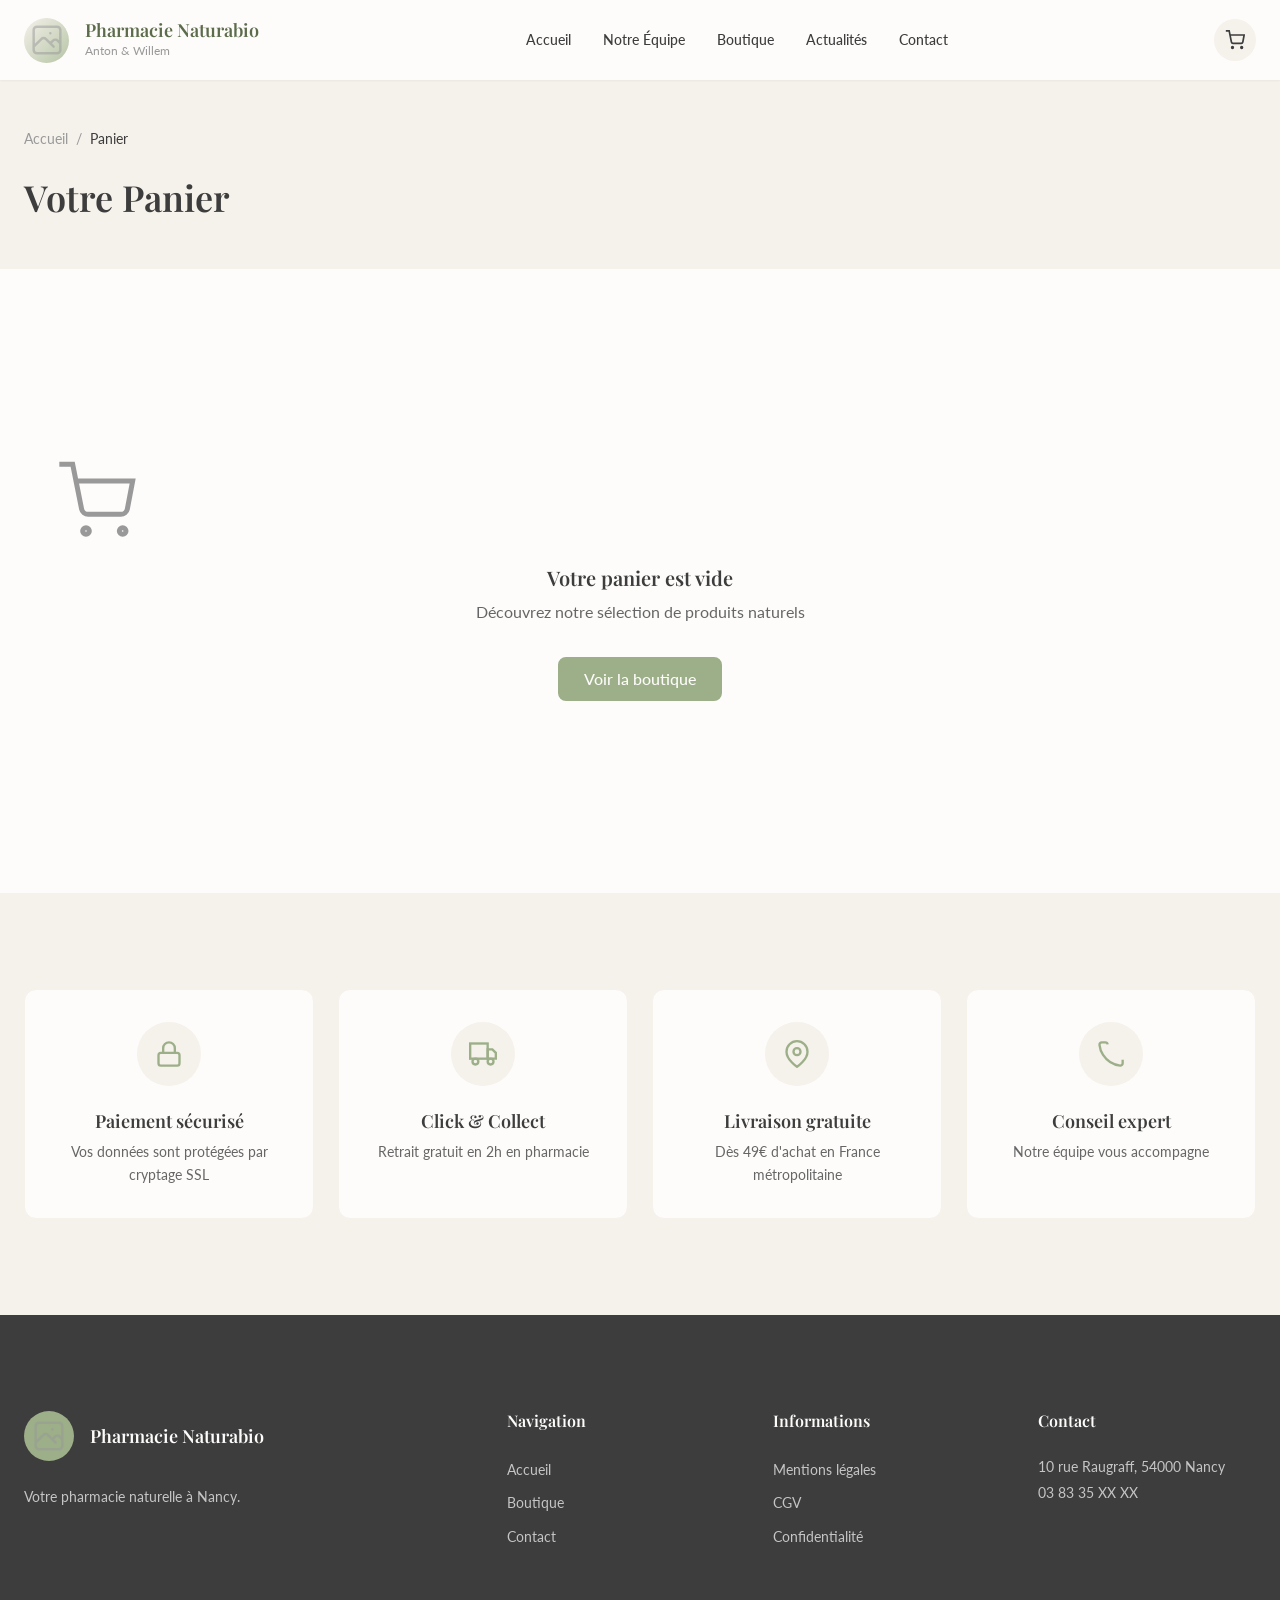
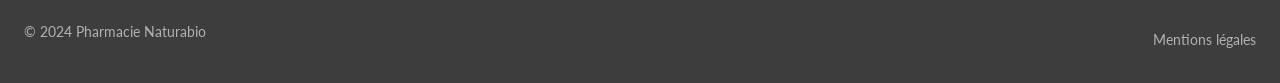
<file: panier.html>
<!DOCTYPE html>
<html lang="fr">
<head>
    <meta charset="UTF-8">
    <meta name="viewport" content="width=device-width, initial-scale=1.0">
    <meta name="description" content="Votre panier - Pharmacie Naturabio Nancy. Finalisez votre commande de produits naturels avec Click & Collect ou livraison.">

    <link rel="icon" type="image/svg+xml" href="assets/images/favicon.svg">
    <link rel="preconnect" href="https://fonts.googleapis.com">
    <link rel="preconnect" href="https://fonts.gstatic.com" crossorigin>
    <link href="https://fonts.googleapis.com/css2?family=Lato:wght@300;400;500;600;700&family=Playfair+Display:wght@400;500;600;700&display=swap" rel="stylesheet">

    <link rel="stylesheet" href="styles/main.css">
    <link rel="stylesheet" href="styles/components.css">
    <link rel="stylesheet" href="styles/layout.css">
    <link rel="stylesheet" href="styles/responsive.css">

    <title>Panier - Pharmacie Naturabio Nancy</title>
</head>
<body>
    <div class="page-wrapper">
        <!-- Header -->
        <header class="header">
            <div class="container header-container">
                <a href="index.html" class="header-logo">
                    <div class="placeholder-image" style="width: 45px; height: 45px; border-radius: 50%;"></div>
                    <div class="header-logo-text">
                        <span class="header-logo-name">Pharmacie Naturabio</span>
                        <span class="header-logo-tagline">Anton & Willem</span>
                    </div>
                </a>

                <nav class="nav-main">
                    <a href="index.html">Accueil</a>
                    <a href="equipe.html">Notre Équipe</a>
                    <a href="boutique.html">Boutique</a>
                    <a href="actualites.html">Actualités</a>
                    <a href="contact.html">Contact</a>
                </nav>

                <div class="header-actions">
                    <a href="panier.html" class="cart-btn active" aria-label="Panier">
                        <svg width="20" height="20" viewBox="0 0 24 24" fill="none" stroke="currentColor" stroke-width="2">
                            <circle cx="9" cy="21" r="1"></circle>
                            <circle cx="20" cy="21" r="1"></circle>
                            <path d="M1 1h4l2.68 13.39a2 2 0 0 0 2 1.61h9.72a2 2 0 0 0 2-1.61L23 6H6"></path>
                        </svg>
                        <span class="cart-count"></span>
                    </a>

                    <button class="menu-toggle" aria-label="Menu">
                        <span></span>
                        <span></span>
                        <span></span>
                    </button>
                </div>
            </div>
        </header>

        <nav class="nav-mobile">
            <a href="index.html">Accueil</a>
            <a href="equipe.html">Notre Équipe</a>
            <a href="boutique.html">Boutique</a>
            <a href="actualites.html">Actualités</a>
            <a href="contact.html">Contact</a>
        </nav>

        <main class="main-content">
            <!-- Page Header -->
            <section class="page-header">
                <div class="container">
                    <nav class="breadcrumb">
                        <span class="breadcrumb-item"><a href="index.html">Accueil</a></span>
                        <span class="breadcrumb-item active">Panier</span>
                    </nav>
                    <h1>Votre Panier</h1>
                </div>
            </section>

            <!-- Cart Section -->
            <section class="section">
                <div class="container">
                    <div class="cart-layout">
                        <!-- Cart Items -->
                        <div class="cart-items">
                            <!-- Sample items - will be replaced by cart.js -->
                            <div class="cart-item" data-id="1">
                                <div class="cart-item-image">
                                    <div class="placeholder-image"></div>
                                </div>
                                <div class="cart-item-info">
                                    <h3>Huile Essentielle de Lavande Vraie Bio</h3>
                                    <p>Puressentiel - 10ml</p>
                                </div>
                                <div class="quantity-selector">
                                    <button data-quantity="minus" aria-label="Diminuer">
                                        <svg width="16" height="16" viewBox="0 0 24 24" fill="none" stroke="currentColor" stroke-width="2">
                                            <line x1="5" y1="12" x2="19" y2="12"></line>
                                        </svg>
                                    </button>
                                    <input type="number" value="2" min="1" max="99" aria-label="Quantité">
                                    <button data-quantity="plus" aria-label="Augmenter">
                                        <svg width="16" height="16" viewBox="0 0 24 24" fill="none" stroke="currentColor" stroke-width="2">
                                            <line x1="12" y1="5" x2="12" y2="19"></line>
                                            <line x1="5" y1="12" x2="19" y2="12"></line>
                                        </svg>
                                    </button>
                                </div>
                                <div class="cart-item-price">25,80 €</div>
                                <button class="cart-item-remove" aria-label="Supprimer">
                                    <svg width="20" height="20" viewBox="0 0 24 24" fill="none" stroke="currentColor" stroke-width="2">
                                        <polyline points="3,6 5,6 21,6"></polyline>
                                        <path d="M19,6v14a2,2,0,0,1-2,2H7a2,2,0,0,1-2-2V6M8,6V4a2,2,0,0,1,2-2h4a2,2,0,0,1,2,2V6"></path>
                                    </svg>
                                </button>
                            </div>

                            <div class="cart-item" data-id="19">
                                <div class="cart-item-image">
                                    <div class="placeholder-image"></div>
                                </div>
                                <div class="cart-item-info">
                                    <h3>Huile Essentielle de Ravintsara Bio</h3>
                                    <p>Pranarôm - 10ml</p>
                                </div>
                                <div class="quantity-selector">
                                    <button data-quantity="minus" aria-label="Diminuer">
                                        <svg width="16" height="16" viewBox="0 0 24 24" fill="none" stroke="currentColor" stroke-width="2">
                                            <line x1="5" y1="12" x2="19" y2="12"></line>
                                        </svg>
                                    </button>
                                    <input type="number" value="1" min="1" max="99" aria-label="Quantité">
                                    <button data-quantity="plus" aria-label="Augmenter">
                                        <svg width="16" height="16" viewBox="0 0 24 24" fill="none" stroke="currentColor" stroke-width="2">
                                            <line x1="12" y1="5" x2="12" y2="19"></line>
                                            <line x1="5" y1="12" x2="19" y2="12"></line>
                                        </svg>
                                    </button>
                                </div>
                                <div class="cart-item-price">13,90 €</div>
                                <button class="cart-item-remove" aria-label="Supprimer">
                                    <svg width="20" height="20" viewBox="0 0 24 24" fill="none" stroke="currentColor" stroke-width="2">
                                        <polyline points="3,6 5,6 21,6"></polyline>
                                        <path d="M19,6v14a2,2,0,0,1-2,2H7a2,2,0,0,1-2-2V6M8,6V4a2,2,0,0,1,2-2h4a2,2,0,0,1,2,2V6"></path>
                                    </svg>
                                </button>
                            </div>

                            <div class="cart-item" data-id="7">
                                <div class="cart-item-image">
                                    <div class="placeholder-image"></div>
                                </div>
                                <div class="cart-item-info">
                                    <h3>Vitamine D3 1000 UI</h3>
                                    <p>Solgar - 100 gélules</p>
                                </div>
                                <div class="quantity-selector">
                                    <button data-quantity="minus" aria-label="Diminuer">
                                        <svg width="16" height="16" viewBox="0 0 24 24" fill="none" stroke="currentColor" stroke-width="2">
                                            <line x1="5" y1="12" x2="19" y2="12"></line>
                                        </svg>
                                    </button>
                                    <input type="number" value="1" min="1" max="99" aria-label="Quantité">
                                    <button data-quantity="plus" aria-label="Augmenter">
                                        <svg width="16" height="16" viewBox="0 0 24 24" fill="none" stroke="currentColor" stroke-width="2">
                                            <line x1="12" y1="5" x2="12" y2="19"></line>
                                            <line x1="5" y1="12" x2="19" y2="12"></line>
                                        </svg>
                                    </button>
                                </div>
                                <div class="cart-item-price">14,50 €</div>
                                <button class="cart-item-remove" aria-label="Supprimer">
                                    <svg width="20" height="20" viewBox="0 0 24 24" fill="none" stroke="currentColor" stroke-width="2">
                                        <polyline points="3,6 5,6 21,6"></polyline>
                                        <path d="M19,6v14a2,2,0,0,1-2,2H7a2,2,0,0,1-2-2V6M8,6V4a2,2,0,0,1,2-2h4a2,2,0,0,1,2,2V6"></path>
                                    </svg>
                                </button>
                            </div>
                        </div>

                        <!-- Cart Empty State (hidden by default) -->
                        <div class="cart-empty" style="display: none; grid-column: 1 / -1;">
                            <div class="empty-state">
                                <svg width="80" height="80" viewBox="0 0 24 24" fill="none" stroke="currentColor" stroke-width="1.5">
                                    <circle cx="9" cy="21" r="1"></circle>
                                    <circle cx="20" cy="21" r="1"></circle>
                                    <path d="M1 1h4l2.68 13.39a2 2 0 0 0 2 1.61h9.72a2 2 0 0 0 2-1.61L23 6H6"></path>
                                </svg>
                                <h3 class="empty-state-title">Votre panier est vide</h3>
                                <p class="empty-state-text">Découvrez notre sélection de produits naturels</p>
                                <a href="boutique.html" class="btn btn-primary">Voir la boutique</a>
                            </div>
                        </div>

                        <!-- Cart Summary -->
                        <div class="cart-summary">
                            <h3>Récapitulatif</h3>

                            <div class="cart-summary-row">
                                <span>Sous-total (4 articles)</span>
                                <span>54,20 €</span>
                            </div>

                            <div class="cart-delivery-options">
                                <h4 style="font-size: var(--text-sm); margin-bottom: var(--spacing-md);">Mode de livraison</h4>

                                <label class="delivery-option selected">
                                    <input type="radio" name="delivery" value="click-collect" checked>
                                    <div class="delivery-option-info">
                                        <h4>Click & Collect</h4>
                                        <p>Disponible sous 2h</p>
                                    </div>
                                    <span class="delivery-option-price">Gratuit</span>
                                </label>

                                <label class="delivery-option">
                                    <input type="radio" name="delivery" value="standard">
                                    <div class="delivery-option-info">
                                        <h4>Livraison Standard</h4>
                                        <p>3-5 jours ouvrés</p>
                                    </div>
                                    <span class="delivery-option-price">Gratuit</span>
                                </label>

                                <label class="delivery-option">
                                    <input type="radio" name="delivery" value="express">
                                    <div class="delivery-option-info">
                                        <h4>Livraison Express</h4>
                                        <p>24h</p>
                                    </div>
                                    <span class="delivery-option-price">9,90 €</span>
                                </label>
                            </div>

                            <div class="cart-summary-row">
                                <span>Livraison</span>
                                <span>Gratuit</span>
                            </div>

                            <div class="cart-summary-row total">
                                <span>Total</span>
                                <span>54,20 €</span>
                            </div>

                            <div style="font-size: var(--text-sm); color: var(--color-text-muted); margin-top: var(--spacing-md);">
                                <p>Vous gagnez <strong>54 points fidélité</strong> avec cette commande.</p>
                                <p style="font-size: var(--text-xs); margin-top: 4px;">Points cumulés sur les produits parapharmacie uniquement (hors médicaments).</p>
                            </div>

                            <button class="btn btn-primary btn-block" style="margin-top: var(--spacing-lg);">
                                Passer la commande
                            </button>

                            <p style="font-size: var(--text-xs); color: var(--color-text-muted); text-align: center; margin-top: var(--spacing-md);">
                                <svg width="14" height="14" viewBox="0 0 24 24" fill="none" stroke="currentColor" stroke-width="2" style="vertical-align: middle;">
                                    <rect x="3" y="11" width="18" height="11" rx="2" ry="2"></rect>
                                    <path d="M7,11V7a5,5,0,0,1,10,0v4"></path>
                                </svg>
                                Paiement 100% sécurisé
                            </p>

                            <div style="margin-top: var(--spacing-lg); padding-top: var(--spacing-lg); border-top: 1px solid rgba(0,0,0,0.1);">
                                <a href="boutique.html" style="font-size: var(--text-sm); color: var(--color-primary); display: flex; align-items: center; gap: var(--spacing-sm);">
                                    <svg width="16" height="16" viewBox="0 0 24 24" fill="none" stroke="currentColor" stroke-width="2">
                                        <line x1="19" y1="12" x2="5" y2="12"></line>
                                        <polyline points="12 19 5 12 12 5"></polyline>
                                    </svg>
                                    Continuer mes achats
                                </a>
                            </div>
                        </div>
                    </div>
                </div>
            </section>

            <!-- Reassurance -->
            <section class="section bg-secondary">
                <div class="container">
                    <div class="features-grid">
                        <div class="feature-card">
                            <div class="feature-icon">
                                <svg width="28" height="28" viewBox="0 0 24 24" fill="none" stroke="currentColor" stroke-width="2">
                                    <rect x="3" y="11" width="18" height="11" rx="2" ry="2"></rect>
                                    <path d="M7 11V7a5 5 0 0 1 10 0v4"></path>
                                </svg>
                            </div>
                            <h3 class="feature-title">Paiement sécurisé</h3>
                            <p class="feature-text">Vos données sont protégées par cryptage SSL</p>
                        </div>

                        <div class="feature-card">
                            <div class="feature-icon">
                                <svg width="28" height="28" viewBox="0 0 24 24" fill="none" stroke="currentColor" stroke-width="2">
                                    <rect x="1" y="3" width="15" height="13"></rect>
                                    <polygon points="16 8 20 8 23 11 23 16 16 16 16 8"></polygon>
                                    <circle cx="5.5" cy="18.5" r="2.5"></circle>
                                    <circle cx="18.5" cy="18.5" r="2.5"></circle>
                                </svg>
                            </div>
                            <h3 class="feature-title">Click & Collect</h3>
                            <p class="feature-text">Retrait gratuit en 2h en pharmacie</p>
                        </div>

                        <div class="feature-card">
                            <div class="feature-icon">
                                <svg width="28" height="28" viewBox="0 0 24 24" fill="none" stroke="currentColor" stroke-width="2">
                                    <path d="M21 10c0 7-9 13-9 13s-9-6-9-13a9 9 0 0 1 18 0z"></path>
                                    <circle cx="12" cy="10" r="3"></circle>
                                </svg>
                            </div>
                            <h3 class="feature-title">Livraison gratuite</h3>
                            <p class="feature-text">Dès 49€ d'achat en France métropolitaine</p>
                        </div>

                        <div class="feature-card">
                            <div class="feature-icon">
                                <svg width="28" height="28" viewBox="0 0 24 24" fill="none" stroke="currentColor" stroke-width="2">
                                    <path d="M22 16.92v3a2 2 0 0 1-2.18 2 19.79 19.79 0 0 1-8.63-3.07 19.5 19.5 0 0 1-6-6 19.79 19.79 0 0 1-3.07-8.67A2 2 0 0 1 4.11 2h3a2 2 0 0 1 2 1.72"></path>
                                </svg>
                            </div>
                            <h3 class="feature-title">Conseil expert</h3>
                            <p class="feature-text">Notre équipe vous accompagne</p>
                        </div>
                    </div>
                </div>
            </section>
        </main>

        <!-- Footer -->
        <footer class="footer">
            <div class="container">
                <div class="footer-main">
                    <div class="footer-brand">
                        <div class="footer-logo">
                            <div class="placeholder-image" style="width: 50px; height: 50px; border-radius: 50%; background: var(--color-primary);"></div>
                            <span class="footer-logo-text">Pharmacie Naturabio</span>
                        </div>
                        <p>Votre pharmacie naturelle à Nancy.</p>
                    </div>
                    <div class="footer-column">
                        <h4>Navigation</h4>
                        <ul>
                            <li><a href="index.html">Accueil</a></li>
                            <li><a href="boutique.html">Boutique</a></li>
                            <li><a href="contact.html">Contact</a></li>
                        </ul>
                    </div>
                    <div class="footer-column">
                        <h4>Informations</h4>
                        <ul>
                            <li><a href="mentions-legales.html">Mentions légales</a></li>
                            <li><a href="mentions-legales.html#cgv">CGV</a></li>
                            <li><a href="mentions-legales.html#confidentialite">Confidentialité</a></li>
                        </ul>
                    </div>
                    <div class="footer-column">
                        <h4>Contact</h4>
                        <div class="footer-hours">
                            <p>10 rue Raugraff, 54000 Nancy</p>
                            <p>03 83 35 XX XX</p>
                        </div>
                    </div>
                </div>
                <div class="footer-bottom">
                    <p>&copy; 2024 Pharmacie Naturabio</p>
                    <div class="footer-links">
                        <a href="mentions-legales.html">Mentions légales</a>
                    </div>
                </div>
            </div>
        </footer>
    </div>

    <script src="js/main.js"></script>
    <script src="js/cart.js"></script>
</body>
</html>
</file>
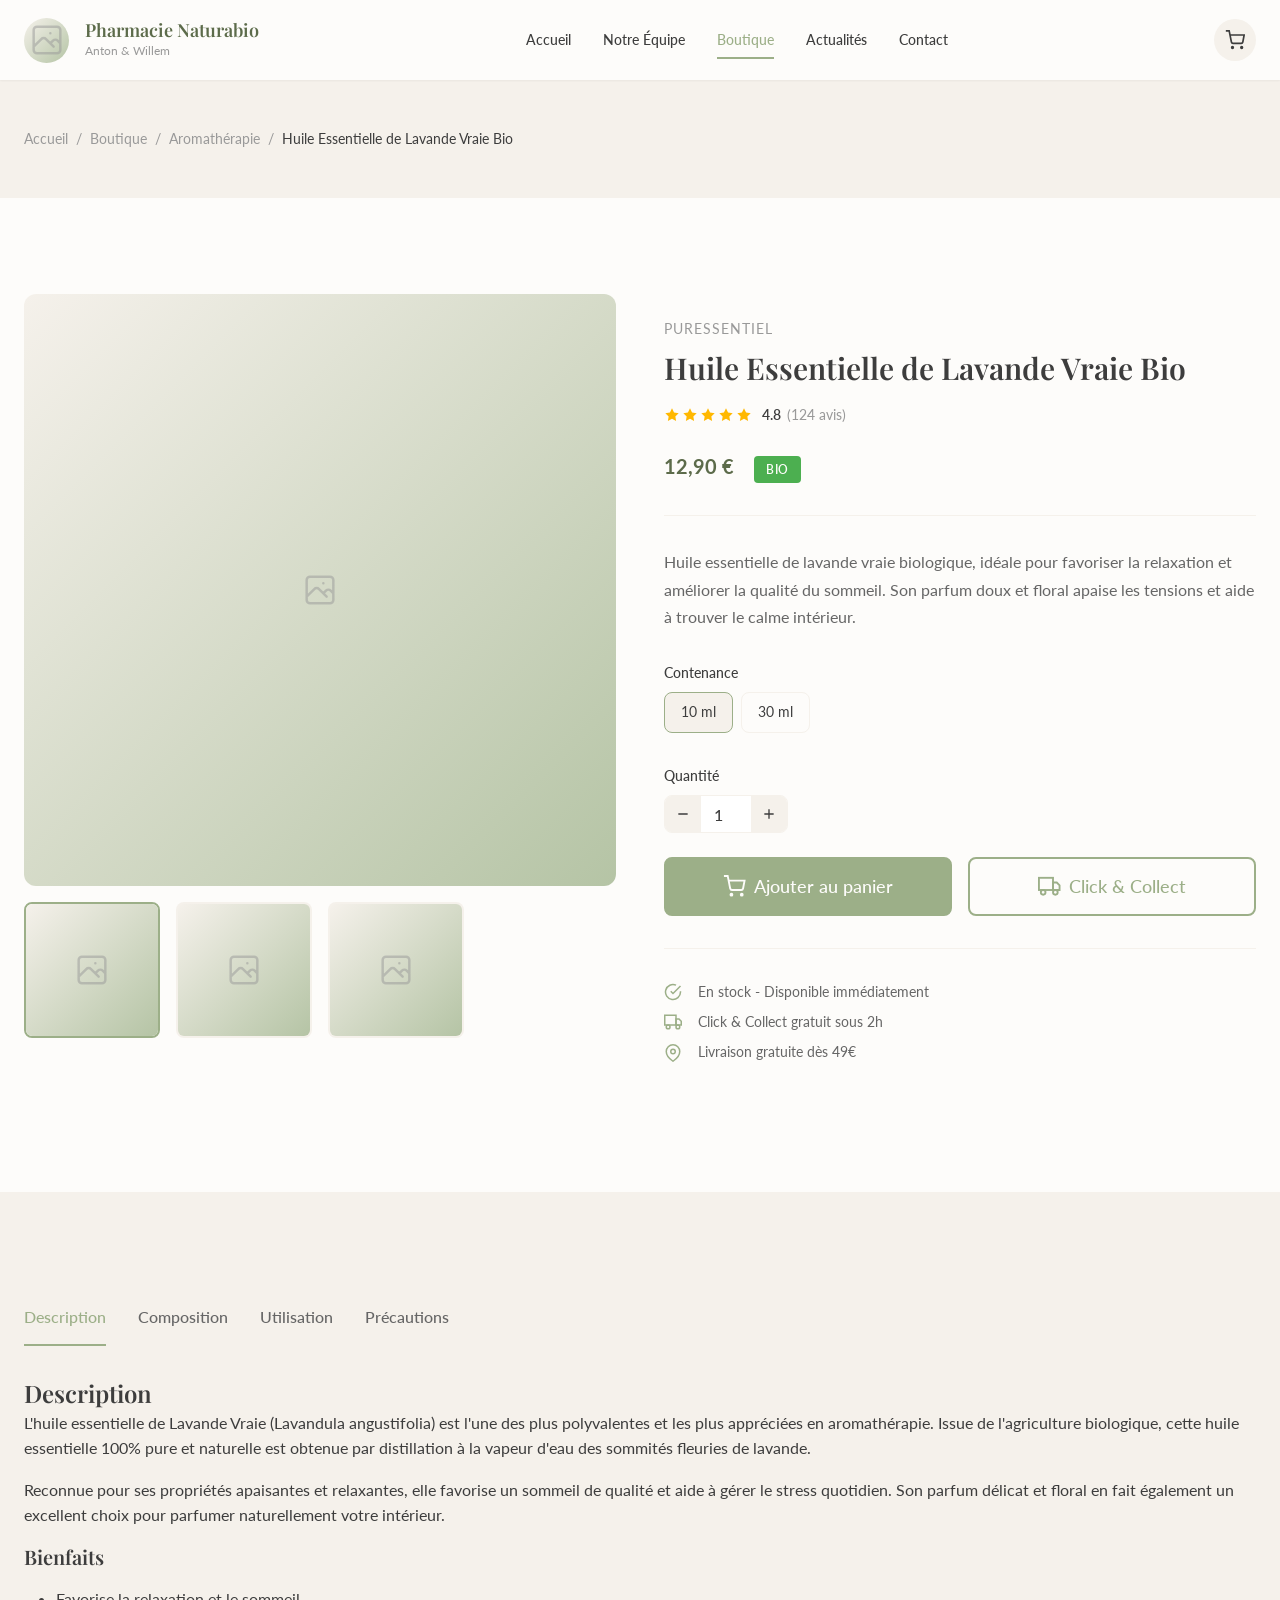
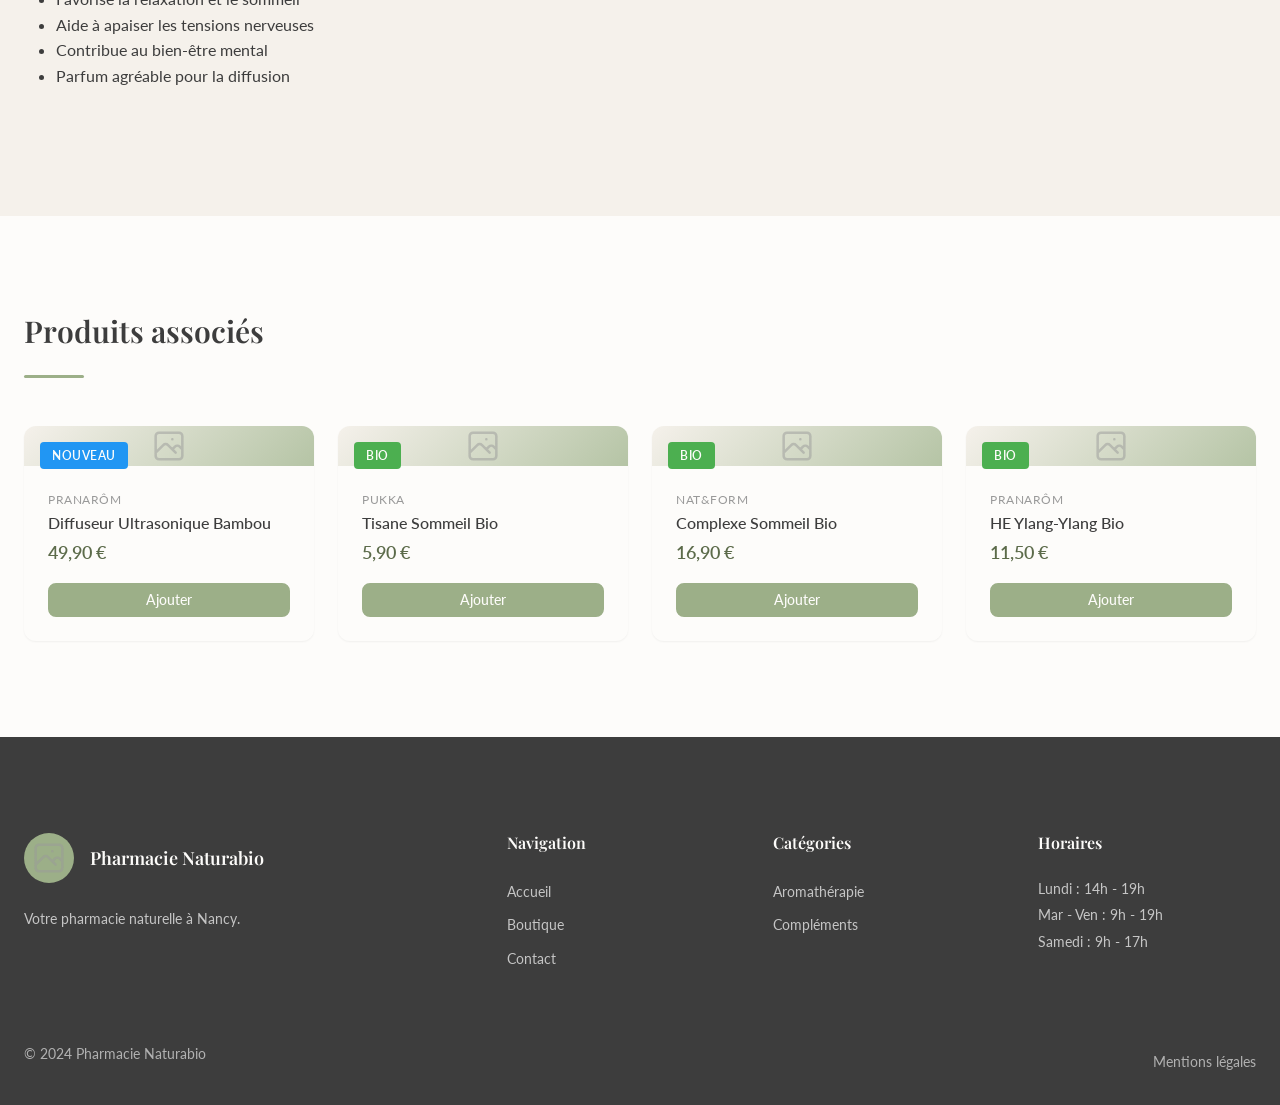
<file: produit.html>
<!DOCTYPE html>
<html lang="fr">
<head>
    <meta charset="UTF-8">
    <meta name="viewport" content="width=device-width, initial-scale=1.0">
    <meta name="description" content="Fiche produit - Pharmacie Naturabio Nancy. Découvrez les détails, composition et conseils d'utilisation de nos produits naturels.">

    <link rel="icon" type="image/svg+xml" href="assets/images/favicon.svg">
    <link rel="preconnect" href="https://fonts.googleapis.com">
    <link rel="preconnect" href="https://fonts.gstatic.com" crossorigin>
    <link href="https://fonts.googleapis.com/css2?family=Lato:wght@300;400;500;600;700&family=Playfair+Display:wght@400;500;600;700&display=swap" rel="stylesheet">

    <link rel="stylesheet" href="styles/main.css">
    <link rel="stylesheet" href="styles/components.css">
    <link rel="stylesheet" href="styles/layout.css">
    <link rel="stylesheet" href="styles/responsive.css">

    <title>Huile Essentielle de Lavande Vraie Bio - Pharmacie Naturabio</title>
</head>
<body>
    <div class="page-wrapper">
        <!-- Header -->
        <header class="header">
            <div class="container header-container">
                <a href="index.html" class="header-logo">
                    <div class="placeholder-image" style="width: 45px; height: 45px; border-radius: 50%;"></div>
                    <div class="header-logo-text">
                        <span class="header-logo-name">Pharmacie Naturabio</span>
                        <span class="header-logo-tagline">Anton & Willem</span>
                    </div>
                </a>

                <nav class="nav-main">
                    <a href="index.html">Accueil</a>
                    <a href="equipe.html">Notre Équipe</a>
                    <a href="boutique.html" class="active">Boutique</a>
                    <a href="actualites.html">Actualités</a>
                    <a href="contact.html">Contact</a>
                </nav>

                <div class="header-actions">
                    <a href="panier.html" class="cart-btn" aria-label="Panier">
                        <svg width="20" height="20" viewBox="0 0 24 24" fill="none" stroke="currentColor" stroke-width="2">
                            <circle cx="9" cy="21" r="1"></circle>
                            <circle cx="20" cy="21" r="1"></circle>
                            <path d="M1 1h4l2.68 13.39a2 2 0 0 0 2 1.61h9.72a2 2 0 0 0 2-1.61L23 6H6"></path>
                        </svg>
                        <span class="cart-count"></span>
                    </a>

                    <button class="menu-toggle" aria-label="Menu">
                        <span></span>
                        <span></span>
                        <span></span>
                    </button>
                </div>
            </div>
        </header>

        <nav class="nav-mobile">
            <a href="index.html">Accueil</a>
            <a href="equipe.html">Notre Équipe</a>
            <a href="boutique.html" class="active">Boutique</a>
            <a href="actualites.html">Actualités</a>
            <a href="contact.html">Contact</a>
        </nav>

        <main class="main-content">
            <!-- Breadcrumb -->
            <section class="section--sm bg-secondary">
                <div class="container">
                    <nav class="breadcrumb">
                        <span class="breadcrumb-item"><a href="index.html">Accueil</a></span>
                        <span class="breadcrumb-item"><a href="boutique.html">Boutique</a></span>
                        <span class="breadcrumb-item"><a href="boutique.html?cat=aromatherapie">Aromathérapie</a></span>
                        <span class="breadcrumb-item active">Huile Essentielle de Lavande Vraie Bio</span>
                    </nav>
                </div>
            </section>

            <!-- Product Section -->
            <section class="section">
                <div class="container">
                    <div class="product-layout">
                        <!-- Product Gallery -->
                        <div class="product-gallery">
                            <div class="product-gallery-main">
                                <div class="placeholder-image" style="width: 100%; height: 100%;"></div>
                            </div>
                            <div class="product-gallery-thumbs">
                                <div class="product-gallery-thumb active">
                                    <div class="placeholder-image" style="width: 100%; height: 100%;"></div>
                                </div>
                                <div class="product-gallery-thumb">
                                    <div class="placeholder-image" style="width: 100%; height: 100%;"></div>
                                </div>
                                <div class="product-gallery-thumb">
                                    <div class="placeholder-image" style="width: 100%; height: 100%;"></div>
                                </div>
                            </div>
                        </div>

                        <!-- Product Info -->
                        <div class="product-info">
                            <p class="product-brand">PURESSENTIEL</p>
                            <h1 class="product-title">Huile Essentielle de Lavande Vraie Bio</h1>

                            <div class="product-rating">
                                <div class="stars-rating">
                                    <svg class="star-filled" viewBox="0 0 24 24"><path d="M12 2l3.09 6.26L22 9.27l-5 4.87 1.18 6.88L12 17.77l-6.18 3.25L7 14.14 2 9.27l6.91-1.01L12 2z" fill="currentColor"/></svg>
                                    <svg class="star-filled" viewBox="0 0 24 24"><path d="M12 2l3.09 6.26L22 9.27l-5 4.87 1.18 6.88L12 17.77l-6.18 3.25L7 14.14 2 9.27l6.91-1.01L12 2z" fill="currentColor"/></svg>
                                    <svg class="star-filled" viewBox="0 0 24 24"><path d="M12 2l3.09 6.26L22 9.27l-5 4.87 1.18 6.88L12 17.77l-6.18 3.25L7 14.14 2 9.27l6.91-1.01L12 2z" fill="currentColor"/></svg>
                                    <svg class="star-filled" viewBox="0 0 24 24"><path d="M12 2l3.09 6.26L22 9.27l-5 4.87 1.18 6.88L12 17.77l-6.18 3.25L7 14.14 2 9.27l6.91-1.01L12 2z" fill="currentColor"/></svg>
                                    <svg class="star-filled" viewBox="0 0 24 24"><path d="M12 2l3.09 6.26L22 9.27l-5 4.87 1.18 6.88L12 17.77l-6.18 3.25L7 14.14 2 9.27l6.91-1.01L12 2z" fill="currentColor"/></svg>
                                    <span class="rating-value">4.8</span>
                                    <span class="rating-count">(124 avis)</span>
                                </div>
                            </div>

                            <div class="product-price-section">
                                <span class="price">12,90 €</span>
                                <span class="badge badge-bio" style="margin-left: var(--spacing-md);">Bio</span>
                            </div>

                            <p class="product-description">
                                Huile essentielle de lavande vraie biologique, idéale pour favoriser la relaxation et améliorer la qualité du sommeil. Son parfum doux et floral apaise les tensions et aide à trouver le calme intérieur.
                            </p>

                            <div class="product-options">
                                <div class="product-option">
                                    <label>Contenance</label>
                                    <div class="product-variants">
                                        <button class="product-variant active">10 ml</button>
                                        <button class="product-variant">30 ml</button>
                                    </div>
                                </div>
                            </div>

                            <div class="product-option">
                                <label>Quantité</label>
                                <div class="quantity-selector">
                                    <button data-quantity="minus" aria-label="Diminuer">
                                        <svg width="16" height="16" viewBox="0 0 24 24" fill="none" stroke="currentColor" stroke-width="2">
                                            <line x1="5" y1="12" x2="19" y2="12"></line>
                                        </svg>
                                    </button>
                                    <input type="number" value="1" min="1" max="10" aria-label="Quantité">
                                    <button data-quantity="plus" aria-label="Augmenter">
                                        <svg width="16" height="16" viewBox="0 0 24 24" fill="none" stroke="currentColor" stroke-width="2">
                                            <line x1="12" y1="5" x2="12" y2="19"></line>
                                            <line x1="5" y1="12" x2="19" y2="12"></line>
                                        </svg>
                                    </button>
                                </div>
                            </div>

                            <div class="product-actions">
                                <button class="btn btn-primary btn-lg">
                                    <svg width="20" height="20" viewBox="0 0 24 24" fill="none" stroke="currentColor" stroke-width="2">
                                        <circle cx="9" cy="21" r="1"></circle>
                                        <circle cx="20" cy="21" r="1"></circle>
                                        <path d="M1 1h4l2.68 13.39a2 2 0 0 0 2 1.61h9.72a2 2 0 0 0 2-1.61L23 6H6"></path>
                                    </svg>
                                    Ajouter au panier
                                </button>
                                <button class="btn btn-secondary btn-lg">
                                    <svg width="20" height="20" viewBox="0 0 24 24" fill="none" stroke="currentColor" stroke-width="2">
                                        <rect x="1" y="3" width="15" height="13"></rect>
                                        <polygon points="16 8 20 8 23 11 23 16 16 16 16 8"></polygon>
                                        <circle cx="5.5" cy="18.5" r="2.5"></circle>
                                        <circle cx="18.5" cy="18.5" r="2.5"></circle>
                                    </svg>
                                    Click & Collect
                                </button>
                            </div>

                            <div class="product-meta">
                                <div class="product-meta-item">
                                    <svg viewBox="0 0 24 24" fill="none" stroke="currentColor" stroke-width="2">
                                        <path d="M22 11.08V12a10 10 0 1 1-5.93-9.14"></path>
                                        <polyline points="22 4 12 14.01 9 11.01"></polyline>
                                    </svg>
                                    <span>En stock - Disponible immédiatement</span>
                                </div>
                                <div class="product-meta-item">
                                    <svg viewBox="0 0 24 24" fill="none" stroke="currentColor" stroke-width="2">
                                        <rect x="1" y="3" width="15" height="13"></rect>
                                        <polygon points="16 8 20 8 23 11 23 16 16 16 16 8"></polygon>
                                        <circle cx="5.5" cy="18.5" r="2.5"></circle>
                                        <circle cx="18.5" cy="18.5" r="2.5"></circle>
                                    </svg>
                                    <span>Click & Collect gratuit sous 2h</span>
                                </div>
                                <div class="product-meta-item">
                                    <svg viewBox="0 0 24 24" fill="none" stroke="currentColor" stroke-width="2">
                                        <path d="M21 10c0 7-9 13-9 13s-9-6-9-13a9 9 0 0 1 18 0z"></path>
                                        <circle cx="12" cy="10" r="3"></circle>
                                    </svg>
                                    <span>Livraison gratuite dès 49€</span>
                                </div>
                            </div>
                        </div>
                    </div>
                </div>
            </section>

            <!-- Product Details Tabs -->
            <section class="section bg-secondary">
                <div class="container">
                    <div data-tabs>
                        <div class="tabs">
                            <button class="tab-btn active" data-tab="description">Description</button>
                            <button class="tab-btn" data-tab="ingredients">Composition</button>
                            <button class="tab-btn" data-tab="usage">Utilisation</button>
                            <button class="tab-btn" data-tab="precautions">Précautions</button>
                        </div>

                        <div class="tab-content active" id="description">
                            <h3>Description</h3>
                            <p>L'huile essentielle de Lavande Vraie (Lavandula angustifolia) est l'une des plus polyvalentes et les plus appréciées en aromathérapie. Issue de l'agriculture biologique, cette huile essentielle 100% pure et naturelle est obtenue par distillation à la vapeur d'eau des sommités fleuries de lavande.</p>
                            <p>Reconnue pour ses propriétés apaisantes et relaxantes, elle favorise un sommeil de qualité et aide à gérer le stress quotidien. Son parfum délicat et floral en fait également un excellent choix pour parfumer naturellement votre intérieur.</p>
                            <h4>Bienfaits</h4>
                            <ul style="list-style: disc; padding-left: var(--spacing-xl); margin-top: var(--spacing-md);">
                                <li>Favorise la relaxation et le sommeil</li>
                                <li>Aide à apaiser les tensions nerveuses</li>
                                <li>Contribue au bien-être mental</li>
                                <li>Parfum agréable pour la diffusion</li>
                            </ul>
                        </div>

                        <div class="tab-content" id="ingredients">
                            <h3>Composition</h3>
                            <p><strong>Nom botanique :</strong> Lavandula angustifolia</p>
                            <p><strong>Partie distillée :</strong> Sommités fleuries</p>
                            <p><strong>Origine :</strong> France (Provence)</p>
                            <p><strong>Mode d'obtention :</strong> Distillation complète à la vapeur d'eau</p>
                            <p><strong>Certification :</strong> Agriculture Biologique (AB)</p>
                            <h4>Principaux composants</h4>
                            <ul style="list-style: disc; padding-left: var(--spacing-xl); margin-top: var(--spacing-md);">
                                <li>Linalol (25-38%)</li>
                                <li>Acétate de linalyle (25-45%)</li>
                                <li>Terpinène-4-ol</li>
                                <li>Lavandulol</li>
                            </ul>
                        </div>

                        <div class="tab-content" id="usage">
                            <h3>Conseils d'utilisation</h3>
                            <h4>En diffusion</h4>
                            <p>Versez quelques gouttes dans votre diffuseur. Diffusez par plages de 30 minutes, dans une pièce aérée. Idéal le soir pour favoriser la détente avant le coucher.</p>
                            <h4>En application cutanée</h4>
                            <p>Diluez 2 à 3 gouttes dans une cuillère à café d'huile végétale (amande douce, jojoba). Massez les poignets, la plante des pieds ou le plexus solaire.</p>
                            <h4>En inhalation</h4>
                            <p>Déposez 2 gouttes sur un mouchoir et respirez profondément, ou ajoutez quelques gouttes dans un bol d'eau chaude pour une inhalation humide.</p>
                            <h4>Dans le bain</h4>
                            <p>Diluez 10 gouttes dans une base neutre (gel douche, sel de bain) avant d'ajouter à l'eau du bain pour un moment de détente.</p>
                        </div>

                        <div class="tab-content" id="precautions">
                            <h3>Précautions d'emploi</h3>
                            <div class="alert alert-warning" style="margin-bottom: var(--spacing-lg);">
                                <svg width="20" height="20" viewBox="0 0 24 24" fill="none" stroke="currentColor" stroke-width="2">
                                    <path d="M10.29 3.86L1.82 18a2 2 0 0 0 1.71 3h16.94a2 2 0 0 0 1.71-3L13.71 3.86a2 2 0 0 0-3.42 0z"></path>
                                    <line x1="12" y1="9" x2="12" y2="13"></line>
                                    <line x1="12" y1="17" x2="12.01" y2="17"></line>
                                </svg>
                                <div class="alert-content">
                                    <p>Lire attentivement les précautions d'emploi avant utilisation.</p>
                                </div>
                            </div>
                            <ul style="list-style: disc; padding-left: var(--spacing-xl);">
                                <li>Déconseillé aux femmes enceintes pendant les 3 premiers mois de grossesse</li>
                                <li>Déconseillé aux enfants de moins de 3 ans</li>
                                <li>Ne pas ingérer</li>
                                <li>Tenir hors de portée des enfants</li>
                                <li>Éviter le contact avec les yeux</li>
                                <li>En cas de doute, demandez conseil à votre pharmacien</li>
                                <li>Conserver à l'abri de la lumière et de la chaleur</li>
                            </ul>
                        </div>
                    </div>
                </div>
            </section>

            <!-- Related Products -->
            <section class="section">
                <div class="container">
                    <h2 class="section-title">Produits associés</h2>
                    <div class="divider divider--left"></div>

                    <div class="products-grid" style="grid-template-columns: repeat(4, 1fr); margin-top: var(--spacing-2xl);">
                        <article class="card product-card">
                            <a href="produit.html?id=6" class="card-image">
                                <div class="placeholder-image"></div>
                                <div class="product-badges">
                                    <span class="badge badge-new">Nouveau</span>
                                </div>
                            </a>
                            <div class="card-body">
                                <p class="product-brand">Pranarôm</p>
                                <h3 class="product-name"><a href="produit.html?id=6">Diffuseur Ultrasonique Bambou</a></h3>
                                <div><span class="product-price">49,90 €</span></div>
                                <button class="btn btn-primary btn-sm btn-block add-to-cart mt-md">Ajouter</button>
                            </div>
                        </article>

                        <article class="card product-card">
                            <a href="produit.html?id=13" class="card-image">
                                <div class="placeholder-image"></div>
                                <div class="product-badges">
                                    <span class="badge badge-bio">Bio</span>
                                </div>
                            </a>
                            <div class="card-body">
                                <p class="product-brand">Pukka</p>
                                <h3 class="product-name"><a href="produit.html?id=13">Tisane Sommeil Bio</a></h3>
                                <div><span class="product-price">5,90 €</span></div>
                                <button class="btn btn-primary btn-sm btn-block add-to-cart mt-md">Ajouter</button>
                            </div>
                        </article>

                        <article class="card product-card">
                            <a href="produit.html?id=42" class="card-image">
                                <div class="placeholder-image"></div>
                                <div class="product-badges">
                                    <span class="badge badge-bio">Bio</span>
                                </div>
                            </a>
                            <div class="card-body">
                                <p class="product-brand">Nat&Form</p>
                                <h3 class="product-name"><a href="produit.html?id=42">Complexe Sommeil Bio</a></h3>
                                <div><span class="product-price">16,90 €</span></div>
                                <button class="btn btn-primary btn-sm btn-block add-to-cart mt-md">Ajouter</button>
                            </div>
                        </article>

                        <article class="card product-card">
                            <a href="produit.html?id=40" class="card-image">
                                <div class="placeholder-image"></div>
                                <div class="product-badges">
                                    <span class="badge badge-bio">Bio</span>
                                </div>
                            </a>
                            <div class="card-body">
                                <p class="product-brand">Pranarôm</p>
                                <h3 class="product-name"><a href="produit.html?id=40">HE Ylang-Ylang Bio</a></h3>
                                <div><span class="product-price">11,50 €</span></div>
                                <button class="btn btn-primary btn-sm btn-block add-to-cart mt-md">Ajouter</button>
                            </div>
                        </article>
                    </div>
                </div>
            </section>
        </main>

        <!-- Footer -->
        <footer class="footer">
            <div class="container">
                <div class="footer-main">
                    <div class="footer-brand">
                        <div class="footer-logo">
                            <div class="placeholder-image" style="width: 50px; height: 50px; border-radius: 50%; background: var(--color-primary);"></div>
                            <span class="footer-logo-text">Pharmacie Naturabio</span>
                        </div>
                        <p>Votre pharmacie naturelle à Nancy.</p>
                    </div>
                    <div class="footer-column">
                        <h4>Navigation</h4>
                        <ul>
                            <li><a href="index.html">Accueil</a></li>
                            <li><a href="boutique.html">Boutique</a></li>
                            <li><a href="contact.html">Contact</a></li>
                        </ul>
                    </div>
                    <div class="footer-column">
                        <h4>Catégories</h4>
                        <ul>
                            <li><a href="boutique.html?cat=aromatherapie">Aromathérapie</a></li>
                            <li><a href="boutique.html?cat=complements">Compléments</a></li>
                        </ul>
                    </div>
                    <div class="footer-column">
                        <h4>Horaires</h4>
                        <div class="footer-hours">
                            <p>Lundi : 14h - 19h</p>
                            <p>Mar - Ven : 9h - 19h</p>
                            <p>Samedi : 9h - 17h</p>
                        </div>
                    </div>
                </div>
                <div class="footer-bottom">
                    <p>&copy; 2024 Pharmacie Naturabio</p>
                    <div class="footer-links">
                        <a href="mentions-legales.html">Mentions légales</a>
                    </div>
                </div>
            </div>
        </footer>
    </div>

    <script src="js/main.js"></script>
    <script src="js/cart.js"></script>
</body>
</html>
</file>
<file: styles/main.css>
/* =============================================
   PHARMACIE NATURABIO - Main CSS
   Variables, Reset, Base Styles
   ============================================= */

/* ----- CSS Variables ----- */
:root {
    /* Primary Colors */
    --color-primary: #9CAF88;
    --color-primary-light: #B5C4A5;
    --color-primary-dark: #7A9166;

    /* Secondary Colors */
    --color-secondary: #F5F1EB;
    --color-secondary-light: #FAF8F5;

    /* Accent Colors */
    --color-accent: #5C6B4A;
    --color-accent-light: #7A8A65;

    /* Neutral Colors */
    --color-text: #3D3D3D;
    --color-text-light: #666666;
    --color-text-muted: #999999;
    --color-white: #FDFCFA;
    --color-white-pure: #FFFFFF;
    --color-black: #1A1A1A;

    /* UI Colors */
    --color-success: #4CAF50;
    --color-warning: #FF9800;
    --color-error: #F44336;
    --color-info: #2196F3;

    /* Typography */
    --font-heading: 'Playfair Display', Georgia, serif;
    --font-body: 'Lato', -apple-system, BlinkMacSystemFont, 'Segoe UI', Roboto, sans-serif;

    /* Font Sizes */
    --text-xs: 0.75rem;
    --text-sm: 0.875rem;
    --text-base: 1rem;
    --text-lg: 1.125rem;
    --text-xl: 1.25rem;
    --text-2xl: 1.5rem;
    --text-3xl: 1.875rem;
    --text-4xl: 2.25rem;
    --text-5xl: 3rem;

    /* Font Weights */
    --font-light: 300;
    --font-normal: 400;
    --font-medium: 500;
    --font-semibold: 600;
    --font-bold: 700;

    /* Spacing */
    --spacing-xs: 0.25rem;
    --spacing-sm: 0.5rem;
    --spacing-md: 1rem;
    --spacing-lg: 1.5rem;
    --spacing-xl: 2rem;
    --spacing-2xl: 3rem;
    --spacing-3xl: 4rem;
    --spacing-4xl: 6rem;

    /* Border Radius */
    --radius-sm: 4px;
    --radius-md: 8px;
    --radius-lg: 12px;
    --radius-xl: 16px;
    --radius-full: 9999px;

    /* Shadows */
    --shadow-sm: 0 1px 2px rgba(0, 0, 0, 0.05);
    --shadow-md: 0 4px 6px rgba(0, 0, 0, 0.07);
    --shadow-lg: 0 10px 15px rgba(0, 0, 0, 0.1);
    --shadow-xl: 0 20px 25px rgba(0, 0, 0, 0.12);

    /* Transitions */
    --transition-fast: 150ms ease;
    --transition-base: 250ms ease;
    --transition-slow: 350ms ease;

    /* Layout */
    --header-height: 80px;
    --header-height-scrolled: 65px;
    --container-max: 1280px;
    --container-padding: 1.5rem;

    /* Z-Index */
    --z-dropdown: 100;
    --z-sticky: 200;
    --z-fixed: 300;
    --z-modal-backdrop: 400;
    --z-modal: 500;
    --z-tooltip: 600;
}

/* ----- CSS Reset ----- */
*,
*::before,
*::after {
    box-sizing: border-box;
    margin: 0;
    padding: 0;
}

html {
    font-size: 16px;
    scroll-behavior: smooth;
    -webkit-text-size-adjust: 100%;
}

body {
    font-family: var(--font-body);
    font-size: var(--text-base);
    font-weight: var(--font-normal);
    line-height: 1.6;
    color: var(--color-text);
    background-color: var(--color-white);
    -webkit-font-smoothing: antialiased;
    -moz-osx-font-smoothing: grayscale;
    overflow-x: hidden;
}

/* Images */
img,
picture,
video,
canvas,
svg {
    display: block;
    max-width: 100%;
    height: auto;
}

/* Form elements */
input,
button,
textarea,
select {
    font: inherit;
    color: inherit;
}

button {
    cursor: pointer;
    background: none;
    border: none;
}

/* Links */
a {
    color: inherit;
    text-decoration: none;
}

/* Lists */
ul,
ol {
    list-style: none;
}

/* Tables */
table {
    border-collapse: collapse;
    border-spacing: 0;
}

/* ----- Typography ----- */
h1, h2, h3, h4, h5, h6 {
    font-family: var(--font-heading);
    font-weight: var(--font-semibold);
    line-height: 1.3;
    color: var(--color-text);
}

h1 {
    font-size: var(--text-4xl);
}

h2 {
    font-size: var(--text-3xl);
}

h3 {
    font-size: var(--text-2xl);
}

h4 {
    font-size: var(--text-xl);
}

h5 {
    font-size: var(--text-lg);
}

h6 {
    font-size: var(--text-base);
}

p {
    margin-bottom: var(--spacing-md);
}

p:last-child {
    margin-bottom: 0;
}

strong, b {
    font-weight: var(--font-semibold);
}

em, i {
    font-style: italic;
}

small {
    font-size: var(--text-sm);
}

/* ----- Links ----- */
a {
    transition: color var(--transition-fast);
}

a:hover {
    color: var(--color-primary);
}

/* ----- Selection ----- */
::selection {
    background-color: var(--color-primary);
    color: var(--color-white);
}

/* ----- Focus Styles ----- */
:focus-visible {
    outline: 2px solid var(--color-primary);
    outline-offset: 2px;
}

/* ----- Scrollbar ----- */
::-webkit-scrollbar {
    width: 10px;
    height: 10px;
}

::-webkit-scrollbar-track {
    background: var(--color-secondary);
}

::-webkit-scrollbar-thumb {
    background: var(--color-primary);
    border-radius: var(--radius-full);
}

::-webkit-scrollbar-thumb:hover {
    background: var(--color-accent);
}

/* ----- Utility Classes ----- */
.container {
    width: 100%;
    max-width: var(--container-max);
    margin: 0 auto;
    padding: 0 var(--container-padding);
}

.section {
    padding: var(--spacing-4xl) 0;
}

.section--sm {
    padding: var(--spacing-2xl) 0;
}

.section--lg {
    padding: var(--spacing-4xl) 0;
}

.text-center {
    text-align: center;
}

.text-left {
    text-align: left;
}

.text-right {
    text-align: right;
}

.visually-hidden {
    position: absolute;
    width: 1px;
    height: 1px;
    padding: 0;
    margin: -1px;
    overflow: hidden;
    clip: rect(0, 0, 0, 0);
    white-space: nowrap;
    border: 0;
}

/* Section Titles */
.section-title {
    font-family: var(--font-heading);
    font-size: var(--text-3xl);
    font-weight: var(--font-semibold);
    color: var(--color-text);
    margin-bottom: var(--spacing-lg);
}

.section-subtitle {
    font-size: var(--text-lg);
    color: var(--color-text-light);
    margin-bottom: var(--spacing-2xl);
}

/* Dividers */
.divider {
    width: 60px;
    height: 3px;
    background: var(--color-primary);
    margin: var(--spacing-lg) auto;
    border-radius: var(--radius-full);
}

.divider--left {
    margin-left: 0;
}

/* Background Colors */
.bg-primary {
    background-color: var(--color-primary);
}

.bg-secondary {
    background-color: var(--color-secondary);
}

.bg-accent {
    background-color: var(--color-accent);
}

.bg-white {
    background-color: var(--color-white);
}

/* Text Colors */
.text-primary {
    color: var(--color-primary);
}

.text-accent {
    color: var(--color-accent);
}

.text-muted {
    color: var(--color-text-muted);
}

.text-white {
    color: var(--color-white);
}

/* Flex Utilities */
.flex {
    display: flex;
}

.flex-col {
    flex-direction: column;
}

.items-center {
    align-items: center;
}

.justify-center {
    justify-content: center;
}

.justify-between {
    justify-content: space-between;
}

.gap-sm {
    gap: var(--spacing-sm);
}

.gap-md {
    gap: var(--spacing-md);
}

.gap-lg {
    gap: var(--spacing-lg);
}

/* Grid Utilities */
.grid {
    display: grid;
}

/* Spacing Utilities */
.mt-sm { margin-top: var(--spacing-sm); }
.mt-md { margin-top: var(--spacing-md); }
.mt-lg { margin-top: var(--spacing-lg); }
.mt-xl { margin-top: var(--spacing-xl); }
.mt-2xl { margin-top: var(--spacing-2xl); }

.mb-sm { margin-bottom: var(--spacing-sm); }
.mb-md { margin-bottom: var(--spacing-md); }
.mb-lg { margin-bottom: var(--spacing-lg); }
.mb-xl { margin-bottom: var(--spacing-xl); }
.mb-2xl { margin-bottom: var(--spacing-2xl); }

/* ----- Page Wrapper ----- */
.page-wrapper {
    min-height: 100vh;
    display: flex;
    flex-direction: column;
}

.main-content {
    flex: 1;
    padding-top: var(--header-height);
}

/* ----- Image Placeholders ----- */
.placeholder-image {
    background: linear-gradient(135deg, var(--color-secondary) 0%, var(--color-primary-light) 100%);
    display: flex;
    align-items: center;
    justify-content: center;
    color: var(--color-text-muted);
    font-size: var(--text-sm);
}

.placeholder-image::before {
    content: '';
    display: block;
    width: 40px;
    height: 40px;
    background-image: url("data:image/svg+xml,%3Csvg xmlns='http://www.w3.org/2000/svg' fill='none' viewBox='0 0 24 24' stroke='%23999999'%3E%3Cpath stroke-linecap='round' stroke-linejoin='round' stroke-width='1.5' d='M4 16l4.586-4.586a2 2 0 012.828 0L16 16m-2-2l1.586-1.586a2 2 0 012.828 0L20 14m-6-6h.01M6 20h12a2 2 0 002-2V6a2 2 0 00-2-2H6a2 2 0 00-2 2v12a2 2 0 002 2z' /%3E%3C/svg%3E");
    background-repeat: no-repeat;
    background-position: center;
    background-size: contain;
    opacity: 0.5;
}

/* ----- Animations ----- */
@keyframes fadeIn {
    from {
        opacity: 0;
    }
    to {
        opacity: 1;
    }
}

@keyframes fadeInUp {
    from {
        opacity: 0;
        transform: translateY(20px);
    }
    to {
        opacity: 1;
        transform: translateY(0);
    }
}

@keyframes slideInLeft {
    from {
        opacity: 0;
        transform: translateX(-20px);
    }
    to {
        opacity: 1;
        transform: translateX(0);
    }
}

@keyframes slideInRight {
    from {
        opacity: 0;
        transform: translateX(20px);
    }
    to {
        opacity: 1;
        transform: translateX(0);
    }
}

@keyframes pulse {
    0%, 100% {
        opacity: 1;
    }
    50% {
        opacity: 0.5;
    }
}

@keyframes spin {
    from {
        transform: rotate(0deg);
    }
    to {
        transform: rotate(360deg);
    }
}

.animate-fade-in {
    animation: fadeIn var(--transition-base) ease-out;
}

.animate-fade-in-up {
    animation: fadeInUp var(--transition-slow) ease-out;
}

/* ----- Print Styles ----- */
@media print {
    .no-print {
        display: none !important;
    }

    body {
        background: white;
        color: black;
    }

    a {
        text-decoration: underline;
    }
}
</file>
<file: styles/components.css>
/* =============================================
   PHARMACIE NATURABIO - Components CSS
   Buttons, Cards, Badges, Forms, etc.
   ============================================= */

/* ----- Buttons ----- */
.btn {
    display: inline-flex;
    align-items: center;
    justify-content: center;
    gap: var(--spacing-sm);
    padding: 0.75rem 1.5rem;
    font-family: var(--font-body);
    font-size: var(--text-base);
    font-weight: var(--font-medium);
    line-height: 1;
    text-align: center;
    border: 2px solid transparent;
    border-radius: var(--radius-md);
    cursor: pointer;
    transition: all var(--transition-base);
    text-decoration: none;
}

.btn:disabled {
    opacity: 0.6;
    cursor: not-allowed;
}

/* Primary Button */
.btn-primary {
    background-color: var(--color-primary);
    color: var(--color-white);
    border-color: var(--color-primary);
}

.btn-primary:hover:not(:disabled) {
    background-color: var(--color-accent);
    border-color: var(--color-accent);
}

/* Secondary Button */
.btn-secondary {
    background-color: transparent;
    color: var(--color-primary);
    border-color: var(--color-primary);
}

.btn-secondary:hover:not(:disabled) {
    background-color: var(--color-primary);
    color: var(--color-white);
}

/* Accent Button */
.btn-accent {
    background-color: var(--color-accent);
    color: var(--color-white);
    border-color: var(--color-accent);
}

.btn-accent:hover:not(:disabled) {
    background-color: var(--color-primary-dark);
    border-color: var(--color-primary-dark);
}

/* White Button */
.btn-white {
    background-color: var(--color-white);
    color: var(--color-accent);
    border-color: var(--color-white);
}

.btn-white:hover:not(:disabled) {
    background-color: var(--color-secondary);
    border-color: var(--color-secondary);
}

/* Ghost Button */
.btn-ghost {
    background-color: transparent;
    color: var(--color-text);
    border-color: transparent;
}

.btn-ghost:hover:not(:disabled) {
    background-color: var(--color-secondary);
}

/* Button Sizes */
.btn-sm {
    padding: 0.5rem 1rem;
    font-size: var(--text-sm);
}

.btn-lg {
    padding: 1rem 2rem;
    font-size: var(--text-lg);
}

/* Button Full Width */
.btn-block {
    width: 100%;
}

/* Button with Icon */
.btn-icon {
    padding: 0.75rem;
}

.btn-icon.btn-sm {
    padding: 0.5rem;
}

.btn svg,
.btn-icon svg {
    width: 1.25em;
    height: 1.25em;
}

/* ----- Cards ----- */
.card {
    background-color: var(--color-white);
    border-radius: var(--radius-lg);
    box-shadow: var(--shadow-sm);
    overflow: hidden;
    transition: all var(--transition-base);
}

.card:hover {
    box-shadow: var(--shadow-md);
    transform: translateY(-2px);
}

.card-image {
    position: relative;
    aspect-ratio: 1;
    overflow: hidden;
}

.card-image img {
    width: 100%;
    height: 100%;
    object-fit: cover;
    transition: transform var(--transition-slow);
}

.card:hover .card-image img {
    transform: scale(1.05);
}

.card-body {
    padding: var(--spacing-lg);
}

.card-title {
    font-family: var(--font-heading);
    font-size: var(--text-lg);
    font-weight: var(--font-semibold);
    margin-bottom: var(--spacing-sm);
    color: var(--color-text);
}

.card-text {
    font-size: var(--text-sm);
    color: var(--color-text-light);
    line-height: 1.5;
}

.card-footer {
    padding: var(--spacing-md) var(--spacing-lg);
    border-top: 1px solid var(--color-secondary);
    display: flex;
    align-items: center;
    justify-content: space-between;
}

/* Product Card */
.product-card {
    position: relative;
}

.product-card .card-image {
    aspect-ratio: 1;
    background-color: var(--color-secondary);
}

.product-card .product-badges {
    position: absolute;
    top: var(--spacing-md);
    left: var(--spacing-md);
    display: flex;
    flex-direction: column;
    gap: var(--spacing-xs);
    z-index: 10;
}

.product-card .product-actions {
    position: absolute;
    top: var(--spacing-md);
    right: var(--spacing-md);
    display: flex;
    flex-direction: column;
    gap: var(--spacing-xs);
    opacity: 0;
    transform: translateX(10px);
    transition: all var(--transition-base);
    z-index: 10;
}

.product-card:hover .product-actions {
    opacity: 1;
    transform: translateX(0);
}

.product-card .action-btn {
    width: 36px;
    height: 36px;
    background-color: var(--color-white);
    border-radius: var(--radius-full);
    display: flex;
    align-items: center;
    justify-content: center;
    box-shadow: var(--shadow-md);
    transition: all var(--transition-fast);
}

.product-card .action-btn:hover {
    background-color: var(--color-primary);
    color: var(--color-white);
}

.product-card .action-btn svg {
    width: 18px;
    height: 18px;
}

.product-card .product-brand {
    font-size: var(--text-xs);
    color: var(--color-text-muted);
    text-transform: uppercase;
    letter-spacing: 0.5px;
    margin-bottom: var(--spacing-xs);
}

.product-card .product-name {
    font-family: var(--font-body);
    font-size: var(--text-base);
    font-weight: var(--font-medium);
    color: var(--color-text);
    margin-bottom: var(--spacing-xs);
    display: -webkit-box;
    -webkit-line-clamp: 2;
    -webkit-box-orient: vertical;
    overflow: hidden;
}

.product-card .product-category {
    font-size: var(--text-xs);
    color: var(--color-primary);
    margin-bottom: var(--spacing-sm);
}

.product-card .product-price {
    font-size: var(--text-lg);
    font-weight: var(--font-semibold);
    color: var(--color-accent);
}

.product-card .product-price-old {
    font-size: var(--text-sm);
    color: var(--color-text-muted);
    text-decoration: line-through;
    margin-left: var(--spacing-sm);
}

.product-card .add-to-cart {
    margin-top: var(--spacing-md);
}

/* Team Card */
.team-card {
    text-align: center;
}

.team-card .card-image {
    aspect-ratio: 3/4;
    border-radius: var(--radius-lg) var(--radius-lg) 0 0;
}

.team-card .team-name {
    font-family: var(--font-heading);
    font-size: var(--text-xl);
    font-weight: var(--font-semibold);
    color: var(--color-text);
    margin-bottom: var(--spacing-xs);
}

.team-card .team-role {
    font-size: var(--text-sm);
    color: var(--color-primary);
    font-weight: var(--font-medium);
    margin-bottom: var(--spacing-sm);
}

.team-card .team-specialty {
    font-size: var(--text-sm);
    color: var(--color-text-light);
}

/* Feature Card */
.feature-card {
    text-align: center;
    padding: var(--spacing-xl);
    background-color: var(--color-white);
    border-radius: var(--radius-lg);
    border: 1px solid var(--color-secondary);
}

.feature-card:hover {
    border-color: var(--color-primary-light);
}

.feature-card .feature-icon {
    width: 64px;
    height: 64px;
    background-color: var(--color-secondary);
    border-radius: var(--radius-full);
    display: flex;
    align-items: center;
    justify-content: center;
    margin: 0 auto var(--spacing-lg);
    color: var(--color-primary);
    transition: all var(--transition-base);
}

.feature-card:hover .feature-icon {
    background-color: var(--color-primary);
    color: var(--color-white);
}

.feature-card .feature-icon svg {
    width: 28px;
    height: 28px;
}

.feature-card .feature-title {
    font-family: var(--font-heading);
    font-size: var(--text-lg);
    font-weight: var(--font-semibold);
    margin-bottom: var(--spacing-sm);
}

.feature-card .feature-text {
    font-size: var(--text-sm);
    color: var(--color-text-light);
}

/* Article Card */
.article-card {
    display: flex;
    flex-direction: column;
}

.article-card .card-image {
    aspect-ratio: 16/10;
}

.article-card .article-category {
    display: inline-block;
    font-size: var(--text-xs);
    font-weight: var(--font-medium);
    color: var(--color-primary);
    text-transform: uppercase;
    letter-spacing: 0.5px;
    margin-bottom: var(--spacing-sm);
}

.article-card .article-title {
    font-family: var(--font-heading);
    font-size: var(--text-xl);
    font-weight: var(--font-semibold);
    margin-bottom: var(--spacing-sm);
    display: -webkit-box;
    -webkit-line-clamp: 2;
    -webkit-box-orient: vertical;
    overflow: hidden;
}

.article-card .article-excerpt {
    font-size: var(--text-sm);
    color: var(--color-text-light);
    display: -webkit-box;
    -webkit-line-clamp: 3;
    -webkit-box-orient: vertical;
    overflow: hidden;
    margin-bottom: var(--spacing-md);
}

.article-card .article-meta {
    font-size: var(--text-xs);
    color: var(--color-text-muted);
    margin-top: auto;
}

/* Review Card */
.review-card {
    padding: var(--spacing-xl);
    background-color: var(--color-white);
    border-radius: var(--radius-lg);
}

.review-card .review-stars {
    display: flex;
    gap: 2px;
    margin-bottom: var(--spacing-md);
    color: #FFB800;
}

.review-card .review-stars svg {
    width: 18px;
    height: 18px;
    fill: currentColor;
}

.review-card .review-text {
    font-size: var(--text-base);
    color: var(--color-text);
    font-style: italic;
    line-height: 1.7;
    margin-bottom: var(--spacing-md);
}

.review-card .review-author {
    font-weight: var(--font-semibold);
    color: var(--color-text);
}

.review-card .review-date {
    font-size: var(--text-sm);
    color: var(--color-text-muted);
}

/* ----- Badges ----- */
.badge {
    display: inline-flex;
    align-items: center;
    padding: 0.25rem 0.75rem;
    font-size: var(--text-xs);
    font-weight: var(--font-semibold);
    text-transform: uppercase;
    letter-spacing: 0.5px;
    border-radius: var(--radius-sm);
}

.badge-primary {
    background-color: var(--color-primary);
    color: var(--color-white);
}

.badge-accent {
    background-color: var(--color-accent);
    color: var(--color-white);
}

.badge-new {
    background-color: var(--color-info);
    color: var(--color-white);
}

.badge-promo {
    background-color: var(--color-error);
    color: var(--color-white);
}

.badge-bio {
    background-color: #4CAF50;
    color: var(--color-white);
}

.badge-open {
    background-color: var(--color-success);
    color: var(--color-white);
}

.badge-closed {
    background-color: var(--color-error);
    color: var(--color-white);
}

/* ----- Forms ----- */
.form-group {
    margin-bottom: var(--spacing-lg);
}

.form-label {
    display: block;
    font-size: var(--text-sm);
    font-weight: var(--font-medium);
    color: var(--color-text);
    margin-bottom: var(--spacing-sm);
}

.form-input,
.form-select,
.form-textarea {
    width: 100%;
    padding: 0.75rem 1rem;
    font-size: var(--text-base);
    color: var(--color-text);
    background-color: var(--color-white);
    border: 1px solid var(--color-secondary);
    border-radius: var(--radius-md);
    transition: all var(--transition-fast);
}

.form-input:focus,
.form-select:focus,
.form-textarea:focus {
    outline: none;
    border-color: var(--color-primary);
    box-shadow: 0 0 0 3px rgba(156, 175, 136, 0.2);
}

.form-input::placeholder,
.form-textarea::placeholder {
    color: var(--color-text-muted);
}

.form-textarea {
    min-height: 120px;
    resize: vertical;
}

.form-select {
    appearance: none;
    background-image: url("data:image/svg+xml,%3Csvg xmlns='http://www.w3.org/2000/svg' fill='none' viewBox='0 0 24 24' stroke='%233D3D3D'%3E%3Cpath stroke-linecap='round' stroke-linejoin='round' stroke-width='2' d='M19 9l-7 7-7-7' /%3E%3C/svg%3E");
    background-repeat: no-repeat;
    background-position: right 1rem center;
    background-size: 1rem;
    padding-right: 2.5rem;
}

.form-checkbox,
.form-radio {
    display: flex;
    align-items: center;
    gap: var(--spacing-sm);
    cursor: pointer;
}

.form-checkbox input,
.form-radio input {
    width: 18px;
    height: 18px;
    accent-color: var(--color-primary);
}

.form-error {
    font-size: var(--text-sm);
    color: var(--color-error);
    margin-top: var(--spacing-xs);
}

.form-help {
    font-size: var(--text-sm);
    color: var(--color-text-muted);
    margin-top: var(--spacing-xs);
}

/* Search Input */
.search-input {
    position: relative;
}

.search-input input {
    padding-left: 2.75rem;
}

.search-input .search-icon {
    position: absolute;
    left: 1rem;
    top: 50%;
    transform: translateY(-50%);
    color: var(--color-text-muted);
}

.search-input .search-icon svg {
    width: 18px;
    height: 18px;
}

/* ----- Quantity Selector ----- */
.quantity-selector {
    display: inline-flex;
    align-items: center;
    border: 1px solid var(--color-secondary);
    border-radius: var(--radius-md);
    overflow: hidden;
}

.quantity-selector button {
    width: 36px;
    height: 36px;
    display: flex;
    align-items: center;
    justify-content: center;
    background-color: var(--color-secondary);
    border: none;
    cursor: pointer;
    transition: background-color var(--transition-fast);
}

.quantity-selector button:hover {
    background-color: var(--color-primary-light);
}

.quantity-selector input {
    width: 50px;
    height: 36px;
    text-align: center;
    border: none;
    font-size: var(--text-base);
    font-weight: var(--font-medium);
}

.quantity-selector input:focus {
    outline: none;
}

/* ----- Stars Rating ----- */
.stars-rating {
    display: flex;
    align-items: center;
    gap: 2px;
}

.stars-rating svg {
    width: 16px;
    height: 16px;
}

.stars-rating .star-filled {
    color: #FFB800;
    fill: #FFB800;
}

.stars-rating .star-empty {
    color: var(--color-secondary);
    fill: var(--color-secondary);
}

.stars-rating .rating-value {
    font-size: var(--text-sm);
    font-weight: var(--font-semibold);
    color: var(--color-text);
    margin-left: var(--spacing-sm);
}

.stars-rating .rating-count {
    font-size: var(--text-sm);
    color: var(--color-text-muted);
    margin-left: var(--spacing-xs);
}

/* ----- Tabs ----- */
.tabs {
    border-bottom: 1px solid var(--color-secondary);
    display: flex;
    gap: var(--spacing-xl);
}

.tab-btn {
    padding: var(--spacing-md) 0;
    font-size: var(--text-base);
    font-weight: var(--font-medium);
    color: var(--color-text-light);
    border: none;
    background: none;
    cursor: pointer;
    position: relative;
    transition: color var(--transition-fast);
}

.tab-btn::after {
    content: '';
    position: absolute;
    bottom: -1px;
    left: 0;
    width: 100%;
    height: 2px;
    background-color: var(--color-primary);
    transform: scaleX(0);
    transition: transform var(--transition-base);
}

.tab-btn:hover {
    color: var(--color-text);
}

.tab-btn.active {
    color: var(--color-primary);
}

.tab-btn.active::after {
    transform: scaleX(1);
}

.tab-content {
    display: none;
    padding: var(--spacing-xl) 0;
}

.tab-content.active {
    display: block;
    animation: fadeIn var(--transition-base) ease-out;
}

/* ----- Accordion ----- */
.accordion {
    border: 1px solid var(--color-secondary);
    border-radius: var(--radius-md);
    overflow: hidden;
}

.accordion-item {
    border-bottom: 1px solid var(--color-secondary);
}

.accordion-item:last-child {
    border-bottom: none;
}

.accordion-header {
    width: 100%;
    padding: var(--spacing-lg);
    display: flex;
    align-items: center;
    justify-content: space-between;
    background-color: var(--color-white);
    border: none;
    cursor: pointer;
    text-align: left;
    font-size: var(--text-base);
    font-weight: var(--font-medium);
    color: var(--color-text);
    transition: background-color var(--transition-fast);
}

.accordion-header:hover {
    background-color: var(--color-secondary-light);
}

.accordion-header svg {
    width: 20px;
    height: 20px;
    transition: transform var(--transition-base);
}

.accordion-item.active .accordion-header svg {
    transform: rotate(180deg);
}

.accordion-body {
    max-height: 0;
    overflow: hidden;
    transition: max-height var(--transition-base);
}

.accordion-item.active .accordion-body {
    max-height: 500px;
}

.accordion-content {
    padding: 0 var(--spacing-lg) var(--spacing-lg);
    color: var(--color-text-light);
}

/* ----- Modal ----- */
.modal-backdrop {
    position: fixed;
    inset: 0;
    background-color: rgba(0, 0, 0, 0.5);
    z-index: var(--z-modal-backdrop);
    opacity: 0;
    visibility: hidden;
    transition: all var(--transition-base);
}

.modal-backdrop.active {
    opacity: 1;
    visibility: visible;
}

.modal {
    position: fixed;
    top: 50%;
    left: 50%;
    transform: translate(-50%, -50%) scale(0.95);
    background-color: var(--color-white);
    border-radius: var(--radius-lg);
    box-shadow: var(--shadow-xl);
    z-index: var(--z-modal);
    max-width: 500px;
    width: 90%;
    max-height: 90vh;
    overflow-y: auto;
    opacity: 0;
    visibility: hidden;
    transition: all var(--transition-base);
}

.modal.active {
    opacity: 1;
    visibility: visible;
    transform: translate(-50%, -50%) scale(1);
}

.modal-header {
    padding: var(--spacing-lg);
    border-bottom: 1px solid var(--color-secondary);
    display: flex;
    align-items: center;
    justify-content: space-between;
}

.modal-title {
    font-family: var(--font-heading);
    font-size: var(--text-xl);
    font-weight: var(--font-semibold);
}

.modal-close {
    width: 32px;
    height: 32px;
    display: flex;
    align-items: center;
    justify-content: center;
    border-radius: var(--radius-full);
    transition: background-color var(--transition-fast);
}

.modal-close:hover {
    background-color: var(--color-secondary);
}

.modal-body {
    padding: var(--spacing-lg);
}

.modal-footer {
    padding: var(--spacing-lg);
    border-top: 1px solid var(--color-secondary);
    display: flex;
    justify-content: flex-end;
    gap: var(--spacing-md);
}

/* ----- Alerts ----- */
.alert {
    padding: var(--spacing-md) var(--spacing-lg);
    border-radius: var(--radius-md);
    display: flex;
    align-items: flex-start;
    gap: var(--spacing-md);
}

.alert svg {
    width: 20px;
    height: 20px;
    flex-shrink: 0;
    margin-top: 2px;
}

.alert-content {
    flex: 1;
}

.alert-title {
    font-weight: var(--font-semibold);
    margin-bottom: var(--spacing-xs);
}

.alert-info {
    background-color: rgba(33, 150, 243, 0.1);
    border: 1px solid rgba(33, 150, 243, 0.3);
    color: var(--color-info);
}

.alert-success {
    background-color: rgba(76, 175, 80, 0.1);
    border: 1px solid rgba(76, 175, 80, 0.3);
    color: var(--color-success);
}

.alert-warning {
    background-color: rgba(255, 152, 0, 0.1);
    border: 1px solid rgba(255, 152, 0, 0.3);
    color: var(--color-warning);
}

.alert-error {
    background-color: rgba(244, 67, 54, 0.1);
    border: 1px solid rgba(244, 67, 54, 0.3);
    color: var(--color-error);
}

/* ----- Breadcrumb ----- */
.breadcrumb {
    display: flex;
    align-items: center;
    flex-wrap: wrap;
    gap: var(--spacing-sm);
    font-size: var(--text-sm);
    color: var(--color-text-muted);
}

.breadcrumb-item {
    display: flex;
    align-items: center;
    gap: var(--spacing-sm);
}

.breadcrumb-item::after {
    content: '/';
    color: var(--color-text-muted);
}

.breadcrumb-item:last-child::after {
    display: none;
}

.breadcrumb-item a:hover {
    color: var(--color-primary);
}

.breadcrumb-item.active {
    color: var(--color-text);
}

/* ----- Pagination ----- */
.pagination {
    display: flex;
    align-items: center;
    justify-content: center;
    gap: var(--spacing-sm);
}

.pagination-btn {
    width: 40px;
    height: 40px;
    display: flex;
    align-items: center;
    justify-content: center;
    border-radius: var(--radius-md);
    font-size: var(--text-sm);
    font-weight: var(--font-medium);
    color: var(--color-text);
    border: 1px solid var(--color-secondary);
    background-color: var(--color-white);
    cursor: pointer;
    transition: all var(--transition-fast);
}

.pagination-btn:hover:not(:disabled) {
    border-color: var(--color-primary);
    color: var(--color-primary);
}

.pagination-btn.active {
    background-color: var(--color-primary);
    border-color: var(--color-primary);
    color: var(--color-white);
}

.pagination-btn:disabled {
    opacity: 0.5;
    cursor: not-allowed;
}

/* ----- Loading Spinner ----- */
.spinner {
    width: 24px;
    height: 24px;
    border: 2px solid var(--color-secondary);
    border-top-color: var(--color-primary);
    border-radius: var(--radius-full);
    animation: spin 0.8s linear infinite;
}

.spinner-lg {
    width: 40px;
    height: 40px;
    border-width: 3px;
}

/* ----- Tooltip ----- */
.tooltip {
    position: relative;
}

.tooltip::before {
    content: attr(data-tooltip);
    position: absolute;
    bottom: 100%;
    left: 50%;
    transform: translateX(-50%);
    padding: var(--spacing-sm) var(--spacing-md);
    background-color: var(--color-text);
    color: var(--color-white);
    font-size: var(--text-xs);
    white-space: nowrap;
    border-radius: var(--radius-sm);
    opacity: 0;
    visibility: hidden;
    transition: all var(--transition-fast);
    margin-bottom: var(--spacing-sm);
}

.tooltip:hover::before {
    opacity: 1;
    visibility: visible;
}

/* ----- Price Display ----- */
.price {
    font-size: var(--text-xl);
    font-weight: var(--font-bold);
    color: var(--color-accent);
}

.price-old {
    font-size: var(--text-base);
    font-weight: var(--font-normal);
    color: var(--color-text-muted);
    text-decoration: line-through;
}

.price-discount {
    color: var(--color-error);
}

/* ----- Tags ----- */
.tag {
    display: inline-flex;
    align-items: center;
    padding: 0.25rem 0.5rem;
    font-size: var(--text-xs);
    font-weight: var(--font-medium);
    color: var(--color-text-light);
    background-color: var(--color-secondary);
    border-radius: var(--radius-sm);
}

.tag-group {
    display: flex;
    flex-wrap: wrap;
    gap: var(--spacing-sm);
}

/* ----- Empty State ----- */
.empty-state {
    text-align: center;
    padding: var(--spacing-4xl) var(--spacing-xl);
}

.empty-state svg {
    width: 80px;
    height: 80px;
    color: var(--color-text-muted);
    margin-bottom: var(--spacing-lg);
}

.empty-state-title {
    font-family: var(--font-heading);
    font-size: var(--text-xl);
    font-weight: var(--font-semibold);
    margin-bottom: var(--spacing-sm);
}

.empty-state-text {
    color: var(--color-text-light);
    margin-bottom: var(--spacing-xl);
}
</file>
<file: styles/layout.css>
/* =============================================
   PHARMACIE NATURABIO - Layout CSS
   Header, Footer, Navigation, Grids, Sections
   ============================================= */

/* ----- Header ----- */
.header {
    position: fixed;
    top: 0;
    left: 0;
    right: 0;
    height: var(--header-height);
    background-color: var(--color-white);
    box-shadow: var(--shadow-sm);
    z-index: var(--z-fixed);
    transition: all var(--transition-base);
}

.header.scrolled {
    height: var(--header-height-scrolled);
    box-shadow: var(--shadow-md);
}

.header-container {
    height: 100%;
    display: flex;
    align-items: center;
    justify-content: space-between;
    gap: var(--spacing-lg);
}

/* Logo */
.header-logo {
    display: flex;
    align-items: center;
    gap: var(--spacing-md);
    flex-shrink: 0;
}

.header-logo img {
    height: 45px;
    width: auto;
}

.header.scrolled .header-logo img {
    height: 38px;
}

.header-logo-text {
    display: flex;
    flex-direction: column;
}

.header-logo-name {
    font-family: var(--font-heading);
    font-size: var(--text-lg);
    font-weight: var(--font-semibold);
    color: var(--color-accent);
    line-height: 1.2;
}

.header-logo-tagline {
    font-size: var(--text-xs);
    color: var(--color-text-muted);
}

/* Navigation */
.nav-main {
    display: flex;
    align-items: center;
    gap: var(--spacing-xl);
}

.nav-main a {
    font-size: var(--text-sm);
    font-weight: var(--font-medium);
    color: var(--color-text);
    padding: var(--spacing-sm) 0;
    position: relative;
    transition: color var(--transition-fast);
}

.nav-main a::after {
    content: '';
    position: absolute;
    bottom: 0;
    left: 0;
    width: 100%;
    height: 2px;
    background-color: var(--color-primary);
    transform: scaleX(0);
    transition: transform var(--transition-base);
}

.nav-main a:hover,
.nav-main a.active {
    color: var(--color-primary);
}

.nav-main a:hover::after,
.nav-main a.active::after {
    transform: scaleX(1);
}

/* Header Actions */
.header-actions {
    display: flex;
    align-items: center;
    gap: var(--spacing-md);
}

.header-search {
    position: relative;
}

.header-search input {
    width: 200px;
    padding: 0.5rem 1rem 0.5rem 2.5rem;
    font-size: var(--text-sm);
    background-color: var(--color-secondary);
    border: 1px solid transparent;
    border-radius: var(--radius-full);
    transition: all var(--transition-fast);
}

.header-search input:focus {
    width: 250px;
    background-color: var(--color-white);
    border-color: var(--color-primary);
    outline: none;
}

.header-search .search-icon {
    position: absolute;
    left: 0.75rem;
    top: 50%;
    transform: translateY(-50%);
    color: var(--color-text-muted);
    pointer-events: none;
}

.header-search .search-icon svg {
    width: 16px;
    height: 16px;
}

/* Cart Button */
.cart-btn {
    position: relative;
    display: flex;
    align-items: center;
    justify-content: center;
    width: 42px;
    height: 42px;
    border-radius: var(--radius-full);
    background-color: var(--color-secondary);
    color: var(--color-text);
    transition: all var(--transition-fast);
}

.cart-btn:hover {
    background-color: var(--color-primary);
    color: var(--color-white);
}

.cart-btn svg {
    width: 20px;
    height: 20px;
}

.cart-count {
    position: absolute;
    top: -4px;
    right: -4px;
    min-width: 20px;
    height: 20px;
    padding: 0 6px;
    font-size: 11px;
    font-weight: var(--font-bold);
    color: var(--color-white);
    background-color: var(--color-accent);
    border-radius: var(--radius-full);
    display: flex;
    align-items: center;
    justify-content: center;
}

.cart-count:empty {
    display: none;
}

/* Mobile Menu Button */
.menu-toggle {
    display: none;
    flex-direction: column;
    justify-content: center;
    align-items: center;
    width: 42px;
    height: 42px;
    gap: 5px;
    cursor: pointer;
}

.menu-toggle span {
    display: block;
    width: 22px;
    height: 2px;
    background-color: var(--color-text);
    border-radius: 1px;
    transition: all var(--transition-fast);
}

.menu-toggle.active span:nth-child(1) {
    transform: rotate(45deg) translate(5px, 5px);
}

.menu-toggle.active span:nth-child(2) {
    opacity: 0;
}

.menu-toggle.active span:nth-child(3) {
    transform: rotate(-45deg) translate(5px, -5px);
}

/* Mobile Navigation */
.nav-mobile {
    position: fixed;
    top: var(--header-height);
    left: 0;
    right: 0;
    bottom: 0;
    background-color: var(--color-white);
    padding: var(--spacing-xl);
    transform: translateX(-100%);
    transition: transform var(--transition-base);
    z-index: var(--z-fixed);
    overflow-y: auto;
}

.nav-mobile.active {
    transform: translateX(0);
}

.nav-mobile a {
    display: block;
    padding: var(--spacing-md) 0;
    font-size: var(--text-lg);
    font-weight: var(--font-medium);
    color: var(--color-text);
    border-bottom: 1px solid var(--color-secondary);
}

.nav-mobile a:hover,
.nav-mobile a.active {
    color: var(--color-primary);
}

/* ----- Hero Slideshow ----- */
.hero-slideshow {
    position: relative;
    width: 100%;
    height: 420px;
    overflow: hidden;
    background-color: var(--color-secondary);
}

.hero-slides {
    position: relative;
    width: 100%;
    height: 100%;
}

.hero-slide {
    position: absolute;
    top: 0;
    left: 0;
    width: 100%;
    height: 100%;
    opacity: 0;
    transition: opacity 0.8s ease-in-out;
}

.hero-slide.active {
    opacity: 1;
}

.hero-slide img {
    width: 100%;
    height: 100%;
    object-fit: cover;
    object-position: center;
}

/* Hero Navigation Dots */
.hero-dots {
    position: absolute;
    bottom: 20px;
    left: 50%;
    transform: translateX(-50%);
    display: flex;
    gap: 12px;
    z-index: 10;
}

.hero-dot {
    width: 12px;
    height: 12px;
    border-radius: 50%;
    background-color: rgba(255, 255, 255, 0.5);
    border: 2px solid var(--color-white);
    cursor: pointer;
    transition: all 0.3s ease;
}

.hero-dot:hover {
    background-color: rgba(255, 255, 255, 0.8);
}

.hero-dot.active {
    background-color: var(--color-primary);
    border-color: var(--color-primary);
    transform: scale(1.2);
}

/* Hero Navigation Arrows */
.hero-arrow {
    position: absolute;
    top: 50%;
    transform: translateY(-50%);
    width: 48px;
    height: 48px;
    border-radius: 50%;
    background-color: rgba(255, 255, 255, 0.9);
    border: none;
    cursor: pointer;
    display: flex;
    align-items: center;
    justify-content: center;
    z-index: 10;
    transition: all 0.3s ease;
    box-shadow: var(--shadow-md);
}

.hero-arrow:hover {
    background-color: var(--color-white);
    transform: translateY(-50%) scale(1.1);
}

.hero-arrow svg {
    color: var(--color-accent);
}

.hero-arrow-prev {
    left: 20px;
}

.hero-arrow-next {
    right: 20px;
}

/* Legacy Hero Section (keeping for other pages) */
.hero {
    position: relative;
    min-height: 600px;
    display: flex;
    align-items: center;
    background-color: var(--color-secondary);
    overflow: hidden;
}

.hero-bg {
    position: absolute;
    inset: 0;
    z-index: 1;
}

.hero-bg img {
    width: 100%;
    height: 100%;
    object-fit: cover;
}

.hero-bg::after {
    content: '';
    position: absolute;
    inset: 0;
    background: linear-gradient(135deg, rgba(253, 252, 250, 0.95) 0%, rgba(253, 252, 250, 0.7) 50%, rgba(253, 252, 250, 0.3) 100%);
}

.hero-content {
    position: relative;
    z-index: 2;
    max-width: 600px;
}

.hero-title {
    font-family: var(--font-heading);
    font-size: var(--text-5xl);
    font-weight: var(--font-bold);
    color: var(--color-text);
    line-height: 1.2;
    margin-bottom: var(--spacing-lg);
}

.hero-title span {
    color: var(--color-primary);
}

.hero-subtitle {
    font-size: var(--text-xl);
    color: var(--color-text-light);
    margin-bottom: var(--spacing-xl);
    line-height: 1.6;
}

.hero-actions {
    display: flex;
    flex-wrap: wrap;
    gap: var(--spacing-md);
}

.hero-decoration {
    position: absolute;
    right: 10%;
    bottom: 0;
    width: 400px;
    height: 400px;
    background: linear-gradient(135deg, var(--color-primary-light) 0%, var(--color-primary) 100%);
    border-radius: 50% 50% 0 0;
    opacity: 0.3;
    z-index: 1;
}

/* ----- Marquee Banner ----- */
.marquee {
    background-color: var(--color-secondary);
    padding: var(--spacing-md) 0;
    overflow: hidden;
}

.marquee-content {
    display: flex;
    animation: marquee 30s linear infinite;
}

.marquee:hover .marquee-content {
    animation-play-state: paused;
}

.marquee-item {
    display: flex;
    align-items: center;
    gap: var(--spacing-md);
    padding: 0 var(--spacing-2xl);
    white-space: nowrap;
}

.marquee-item img {
    width: 40px;
    height: 40px;
    border-radius: var(--radius-md);
    object-fit: cover;
}

.marquee-item span {
    font-size: var(--text-sm);
    font-weight: var(--font-medium);
    color: var(--color-text);
}

.marquee-divider {
    width: 6px;
    height: 6px;
    background-color: var(--color-primary);
    border-radius: var(--radius-full);
}

@keyframes marquee {
    0% {
        transform: translateX(0);
    }
    100% {
        transform: translateX(-50%);
    }
}

/* ----- Hours Section ----- */
.hours-section {
    background-color: var(--color-white);
}

.hours-grid {
    display: grid;
    grid-template-columns: repeat(2, 1fr);
    gap: var(--spacing-xl);
    align-items: start;
}

.hours-card {
    background-color: var(--color-secondary);
    border-radius: var(--radius-lg);
    padding: var(--spacing-xl);
}

.hours-status {
    display: flex;
    align-items: center;
    gap: var(--spacing-md);
    margin-bottom: var(--spacing-lg);
}

.hours-table {
    width: 100%;
}

.hours-table tr {
    display: flex;
    justify-content: space-between;
    padding: var(--spacing-sm) 0;
    border-bottom: 1px solid rgba(0, 0, 0, 0.05);
}

.hours-table tr:last-child {
    border-bottom: none;
}

.hours-table tr.today {
    font-weight: var(--font-semibold);
    color: var(--color-primary);
}

.hours-table .day {
    font-weight: var(--font-medium);
}

.hours-table .time {
    color: var(--color-text-light);
}

.hours-alert {
    margin-top: var(--spacing-lg);
    padding: var(--spacing-md);
    background-color: var(--color-warning);
    color: var(--color-white);
    border-radius: var(--radius-md);
    font-size: var(--text-sm);
    display: none;
}

.hours-alert.active {
    display: block;
}

/* ----- Features Section ----- */
.features-grid {
    display: grid;
    grid-template-columns: repeat(4, 1fr);
    gap: var(--spacing-lg);
}

/* ----- Reviews Section ----- */
.reviews-section {
    background-color: var(--color-secondary);
}

.reviews-header {
    display: flex;
    align-items: center;
    justify-content: space-between;
    flex-wrap: wrap;
    gap: var(--spacing-lg);
    margin-bottom: var(--spacing-2xl);
}

.reviews-summary {
    display: flex;
    align-items: center;
    gap: var(--spacing-md);
}

.reviews-score {
    font-size: var(--text-4xl);
    font-weight: var(--font-bold);
    color: var(--color-text);
}

.reviews-stars {
    display: flex;
    flex-direction: column;
    gap: var(--spacing-xs);
}

.reviews-count {
    font-size: var(--text-sm);
    color: var(--color-text-muted);
}

.reviews-carousel {
    display: grid;
    grid-template-columns: repeat(3, 1fr);
    gap: var(--spacing-lg);
}

/* ----- Map Section ----- */
.map-section {
    padding: 0;
}

.map-container {
    display: grid;
    grid-template-columns: 1fr 400px;
}

.map-iframe {
    height: 450px;
}

.map-iframe iframe {
    width: 100%;
    height: 100%;
    border: 0;
}

.map-info {
    background-color: var(--color-accent);
    color: var(--color-white);
    padding: var(--spacing-2xl);
    display: flex;
    flex-direction: column;
    justify-content: center;
}

.map-info h3 {
    font-family: var(--font-heading);
    font-size: var(--text-2xl);
    color: var(--color-white);
    margin-bottom: var(--spacing-lg);
}

.map-info-item {
    display: flex;
    gap: var(--spacing-md);
    margin-bottom: var(--spacing-md);
}

.map-info-item svg {
    width: 20px;
    height: 20px;
    flex-shrink: 0;
    margin-top: 2px;
}

.map-info-item p {
    line-height: 1.5;
}

.map-info .btn {
    margin-top: var(--spacing-lg);
    align-self: flex-start;
}

/* ----- Footer ----- */
.footer {
    background-color: var(--color-text);
    color: var(--color-white);
    padding-top: var(--spacing-4xl);
}

.footer-main {
    display: grid;
    grid-template-columns: 2fr 1fr 1fr 1fr;
    gap: var(--spacing-2xl);
    padding-bottom: var(--spacing-2xl);
}

.footer-brand {
    max-width: 300px;
}

.footer-logo {
    display: flex;
    align-items: center;
    gap: var(--spacing-md);
    margin-bottom: var(--spacing-lg);
}

.footer-logo img {
    height: 50px;
}

.footer-logo-text {
    font-family: var(--font-heading);
    font-size: var(--text-lg);
    font-weight: var(--font-semibold);
}

.footer-brand p {
    color: rgba(255, 255, 255, 0.7);
    font-size: var(--text-sm);
    line-height: 1.7;
}

.footer-social {
    display: flex;
    gap: var(--spacing-md);
    margin-top: var(--spacing-lg);
}

.footer-social a {
    width: 40px;
    height: 40px;
    display: flex;
    align-items: center;
    justify-content: center;
    background-color: rgba(255, 255, 255, 0.1);
    border-radius: var(--radius-full);
    transition: all var(--transition-fast);
}

.footer-social a:hover {
    background-color: var(--color-primary);
}

.footer-social svg {
    width: 18px;
    height: 18px;
}

.footer-column h4 {
    font-family: var(--font-heading);
    font-size: var(--text-base);
    font-weight: var(--font-semibold);
    color: var(--color-white);
    margin-bottom: var(--spacing-lg);
}

.footer-column ul {
    display: flex;
    flex-direction: column;
    gap: var(--spacing-sm);
}

.footer-column a {
    color: rgba(255, 255, 255, 0.7);
    font-size: var(--text-sm);
    transition: color var(--transition-fast);
}

.footer-column a:hover {
    color: var(--color-primary);
}

.footer-hours {
    font-size: var(--text-sm);
    color: rgba(255, 255, 255, 0.7);
}

.footer-hours p {
    margin-bottom: var(--spacing-xs);
}

.footer-hours strong {
    color: var(--color-white);
}

/* Footer Certifications */
.footer-certifications {
    display: flex;
    align-items: center;
    justify-content: center;
    gap: var(--spacing-2xl);
    padding: var(--spacing-xl) 0;
    border-top: 1px solid rgba(255, 255, 255, 0.1);
    border-bottom: 1px solid rgba(255, 255, 255, 0.1);
}

.footer-certification {
    display: flex;
    align-items: center;
    gap: var(--spacing-md);
}

.footer-certification img {
    height: 50px;
    opacity: 0.9;
}

.footer-certification span {
    font-size: var(--text-xs);
    color: rgba(255, 255, 255, 0.6);
    max-width: 150px;
}

/* Footer Bottom */
.footer-bottom {
    padding: var(--spacing-lg) 0;
    display: flex;
    align-items: center;
    justify-content: space-between;
    font-size: var(--text-sm);
    color: rgba(255, 255, 255, 0.6);
}

.footer-bottom a {
    color: rgba(255, 255, 255, 0.6);
}

.footer-bottom a:hover {
    color: var(--color-primary);
}

.footer-links {
    display: flex;
    gap: var(--spacing-lg);
}

/* ----- Page Header ----- */
.page-header {
    background-color: var(--color-secondary);
    padding: var(--spacing-2xl) 0;
}

.page-header .breadcrumb {
    margin-bottom: var(--spacing-lg);
}

.page-header h1 {
    font-family: var(--font-heading);
    font-size: var(--text-4xl);
    color: var(--color-text);
}

.page-header p {
    font-size: var(--text-lg);
    color: var(--color-text-light);
    margin-top: var(--spacing-sm);
}

/* ----- Shop Layout ----- */
.shop-layout {
    display: grid;
    grid-template-columns: 280px 1fr;
    gap: var(--spacing-2xl);
}

.shop-sidebar {
    position: sticky;
    top: calc(var(--header-height) + var(--spacing-lg));
    height: fit-content;
}

.filter-group {
    margin-bottom: var(--spacing-xl);
}

.filter-title {
    font-family: var(--font-heading);
    font-size: var(--text-base);
    font-weight: var(--font-semibold);
    margin-bottom: var(--spacing-md);
    display: flex;
    align-items: center;
    justify-content: space-between;
}

.filter-title button {
    font-size: var(--text-xs);
    color: var(--color-primary);
    background: none;
    border: none;
    cursor: pointer;
}

.filter-options {
    display: flex;
    flex-direction: column;
    gap: var(--spacing-sm);
}

.filter-option {
    display: flex;
    align-items: center;
    gap: var(--spacing-sm);
    font-size: var(--text-sm);
    cursor: pointer;
}

.filter-option input {
    accent-color: var(--color-primary);
}

.filter-option span {
    color: var(--color-text-muted);
    font-size: var(--text-xs);
}

/* Price Range Filter */
.price-range {
    padding: var(--spacing-sm) 0;
}

.price-range input[type="range"] {
    width: 100%;
    accent-color: var(--color-primary);
}

.price-range-values {
    display: flex;
    justify-content: space-between;
    font-size: var(--text-sm);
    color: var(--color-text-muted);
    margin-top: var(--spacing-sm);
}

/* Shop Header */
.shop-header {
    display: flex;
    align-items: center;
    justify-content: space-between;
    margin-bottom: var(--spacing-xl);
}

.shop-header .results-count {
    font-size: var(--text-sm);
    color: var(--color-text-muted);
}

.shop-sort {
    display: flex;
    align-items: center;
    gap: var(--spacing-md);
}

.shop-sort label {
    font-size: var(--text-sm);
    color: var(--color-text-light);
}

.shop-sort select {
    padding: 0.5rem 2rem 0.5rem 0.75rem;
    font-size: var(--text-sm);
    border: 1px solid var(--color-secondary);
    border-radius: var(--radius-md);
    background-color: var(--color-white);
}

/* Products Grid */
.products-grid {
    display: grid;
    grid-template-columns: repeat(3, 1fr);
    gap: var(--spacing-lg);
}

/* ----- Product Page Layout ----- */
.product-layout {
    display: grid;
    grid-template-columns: 1fr 1fr;
    gap: var(--spacing-2xl);
}

.product-gallery {
    position: sticky;
    top: calc(var(--header-height) + var(--spacing-lg));
}

.product-gallery-main {
    aspect-ratio: 1;
    background-color: var(--color-secondary);
    border-radius: var(--radius-lg);
    overflow: hidden;
    margin-bottom: var(--spacing-md);
}

.product-gallery-main img {
    width: 100%;
    height: 100%;
    object-fit: cover;
}

.product-gallery-thumbs {
    display: grid;
    grid-template-columns: repeat(4, 1fr);
    gap: var(--spacing-md);
}

.product-gallery-thumb {
    aspect-ratio: 1;
    background-color: var(--color-secondary);
    border-radius: var(--radius-md);
    overflow: hidden;
    cursor: pointer;
    border: 2px solid transparent;
    transition: border-color var(--transition-fast);
}

.product-gallery-thumb:hover,
.product-gallery-thumb.active {
    border-color: var(--color-primary);
}

.product-gallery-thumb img {
    width: 100%;
    height: 100%;
    object-fit: cover;
}

.product-info {
    padding: var(--spacing-lg) 0;
}

.product-brand {
    font-size: var(--text-sm);
    color: var(--color-text-muted);
    text-transform: uppercase;
    letter-spacing: 1px;
    margin-bottom: var(--spacing-sm);
}

.product-title {
    font-family: var(--font-heading);
    font-size: var(--text-3xl);
    font-weight: var(--font-semibold);
    margin-bottom: var(--spacing-md);
}

.product-rating {
    display: flex;
    align-items: center;
    gap: var(--spacing-md);
    margin-bottom: var(--spacing-lg);
}

.product-price-section {
    margin-bottom: var(--spacing-xl);
    padding-bottom: var(--spacing-xl);
    border-bottom: 1px solid var(--color-secondary);
}

.product-description {
    color: var(--color-text-light);
    line-height: 1.7;
    margin-bottom: var(--spacing-xl);
}

.product-options {
    margin-bottom: var(--spacing-xl);
}

.product-option {
    margin-bottom: var(--spacing-lg);
}

.product-option label {
    display: block;
    font-size: var(--text-sm);
    font-weight: var(--font-medium);
    margin-bottom: var(--spacing-sm);
}

.product-variants {
    display: flex;
    flex-wrap: wrap;
    gap: var(--spacing-sm);
}

.product-variant {
    padding: 0.5rem 1rem;
    font-size: var(--text-sm);
    border: 1px solid var(--color-secondary);
    border-radius: var(--radius-md);
    cursor: pointer;
    transition: all var(--transition-fast);
}

.product-variant:hover,
.product-variant.active {
    border-color: var(--color-primary);
    background-color: var(--color-secondary);
}

.product-actions {
    display: flex;
    gap: var(--spacing-md);
    margin-bottom: var(--spacing-xl);
}

.product-actions .btn {
    flex: 1;
}

.product-meta {
    padding-top: var(--spacing-xl);
    border-top: 1px solid var(--color-secondary);
}

.product-meta-item {
    display: flex;
    align-items: center;
    gap: var(--spacing-md);
    font-size: var(--text-sm);
    color: var(--color-text-light);
    margin-bottom: var(--spacing-sm);
}

.product-meta-item svg {
    width: 18px;
    height: 18px;
    color: var(--color-primary);
}

/* ----- Cart Page Layout ----- */
.cart-layout {
    display: grid;
    grid-template-columns: 1fr 380px;
    gap: var(--spacing-2xl);
    align-items: start;
}

.cart-items {
    background-color: var(--color-white);
    border-radius: var(--radius-lg);
    overflow: hidden;
}

.cart-item {
    display: grid;
    grid-template-columns: 100px 1fr auto auto;
    gap: var(--spacing-lg);
    align-items: center;
    padding: var(--spacing-lg);
    border-bottom: 1px solid var(--color-secondary);
}

.cart-item:last-child {
    border-bottom: none;
}

.cart-item-image {
    aspect-ratio: 1;
    background-color: var(--color-secondary);
    border-radius: var(--radius-md);
    overflow: hidden;
}

.cart-item-image img {
    width: 100%;
    height: 100%;
    object-fit: cover;
}

.cart-item-info h3 {
    font-family: var(--font-body);
    font-size: var(--text-base);
    font-weight: var(--font-medium);
    margin-bottom: var(--spacing-xs);
}

.cart-item-info p {
    font-size: var(--text-sm);
    color: var(--color-text-muted);
}

.cart-item-price {
    font-size: var(--text-lg);
    font-weight: var(--font-semibold);
    color: var(--color-accent);
}

.cart-item-remove {
    width: 36px;
    height: 36px;
    display: flex;
    align-items: center;
    justify-content: center;
    color: var(--color-text-muted);
    border-radius: var(--radius-md);
    transition: all var(--transition-fast);
}

.cart-item-remove:hover {
    background-color: var(--color-error);
    color: var(--color-white);
}

/* Cart Summary */
.cart-summary {
    background-color: var(--color-secondary);
    border-radius: var(--radius-lg);
    padding: var(--spacing-xl);
    position: sticky;
    top: calc(var(--header-height) + var(--spacing-lg));
}

.cart-summary h3 {
    font-family: var(--font-heading);
    font-size: var(--text-xl);
    margin-bottom: var(--spacing-lg);
}

.cart-summary-row {
    display: flex;
    justify-content: space-between;
    padding: var(--spacing-sm) 0;
    font-size: var(--text-sm);
}

.cart-summary-row.total {
    font-size: var(--text-lg);
    font-weight: var(--font-semibold);
    border-top: 1px solid rgba(0, 0, 0, 0.1);
    padding-top: var(--spacing-md);
    margin-top: var(--spacing-md);
}

.cart-delivery-options {
    margin: var(--spacing-lg) 0;
    padding: var(--spacing-lg) 0;
    border-top: 1px solid rgba(0, 0, 0, 0.1);
    border-bottom: 1px solid rgba(0, 0, 0, 0.1);
}

.delivery-option {
    display: flex;
    align-items: flex-start;
    gap: var(--spacing-md);
    padding: var(--spacing-md);
    border: 1px solid transparent;
    border-radius: var(--radius-md);
    cursor: pointer;
    transition: all var(--transition-fast);
}

.delivery-option:hover,
.delivery-option.selected {
    background-color: var(--color-white);
    border-color: var(--color-primary);
}

.delivery-option input {
    margin-top: 3px;
    accent-color: var(--color-primary);
}

.delivery-option-info h4 {
    font-size: var(--text-sm);
    font-weight: var(--font-medium);
    margin-bottom: var(--spacing-xs);
}

.delivery-option-info p {
    font-size: var(--text-xs);
    color: var(--color-text-muted);
}

.delivery-option-price {
    font-weight: var(--font-semibold);
    color: var(--color-primary);
    margin-left: auto;
}

/* ----- Contact Page Layout ----- */
.contact-layout {
    display: grid;
    grid-template-columns: 1fr 1fr;
    gap: var(--spacing-2xl);
}

.contact-info {
    padding: var(--spacing-xl);
    background-color: var(--color-secondary);
    border-radius: var(--radius-lg);
}

.contact-info h3 {
    font-family: var(--font-heading);
    font-size: var(--text-2xl);
    margin-bottom: var(--spacing-xl);
}

.contact-info-item {
    display: flex;
    gap: var(--spacing-lg);
    margin-bottom: var(--spacing-lg);
}

.contact-info-item svg {
    width: 24px;
    height: 24px;
    color: var(--color-primary);
    flex-shrink: 0;
}

.contact-info-item h4 {
    font-size: var(--text-base);
    font-weight: var(--font-semibold);
    margin-bottom: var(--spacing-xs);
}

.contact-info-item p {
    color: var(--color-text-light);
    font-size: var(--text-sm);
}

.contact-form {
    padding: var(--spacing-xl);
    background-color: var(--color-white);
    border-radius: var(--radius-lg);
    box-shadow: var(--shadow-md);
}

.contact-form h3 {
    font-family: var(--font-heading);
    font-size: var(--text-2xl);
    margin-bottom: var(--spacing-xl);
}

/* ----- Articles Grid ----- */
.articles-grid {
    display: grid;
    grid-template-columns: repeat(3, 1fr);
    gap: var(--spacing-xl);
}

.article-featured {
    grid-column: span 3;
}

.article-featured .article-card {
    display: grid;
    grid-template-columns: 1fr 1fr;
    gap: var(--spacing-xl);
}

.article-featured .card-image {
    aspect-ratio: 16/10;
    border-radius: var(--radius-lg);
}

.article-featured .card-body {
    display: flex;
    flex-direction: column;
    justify-content: center;
    padding: var(--spacing-xl);
}

.article-featured .article-title {
    font-size: var(--text-2xl);
}

/* ----- Team Grid ----- */
.team-intro {
    display: grid;
    grid-template-columns: 1fr 1fr;
    gap: var(--spacing-2xl);
    align-items: center;
    margin-bottom: var(--spacing-4xl);
}

.team-intro-image {
    aspect-ratio: 4/3;
    border-radius: var(--radius-lg);
    overflow: hidden;
    background-color: var(--color-secondary);
}

.team-intro-image img {
    width: 100%;
    height: 100%;
    object-fit: cover;
}

.team-intro-content h2 {
    font-family: var(--font-heading);
    font-size: var(--text-3xl);
    margin-bottom: var(--spacing-lg);
}

.team-intro-content p {
    color: var(--color-text-light);
    line-height: 1.8;
}

.team-director {
    display: grid;
    grid-template-columns: 350px 1fr;
    gap: var(--spacing-2xl);
    align-items: center;
    padding: var(--spacing-2xl);
    background-color: var(--color-secondary);
    border-radius: var(--radius-lg);
    margin-bottom: var(--spacing-4xl);
}

.team-director-image {
    aspect-ratio: 3/4;
    border-radius: var(--radius-lg);
    overflow: hidden;
    background-color: var(--color-white);
}

.team-director-image img {
    width: 100%;
    height: 100%;
    object-fit: cover;
}

.team-director-content h3 {
    font-family: var(--font-heading);
    font-size: var(--text-2xl);
    margin-bottom: var(--spacing-sm);
}

.team-director-content .role {
    font-size: var(--text-base);
    color: var(--color-primary);
    font-weight: var(--font-medium);
    margin-bottom: var(--spacing-lg);
}

.team-director-content p {
    color: var(--color-text-light);
    line-height: 1.8;
    margin-bottom: var(--spacing-md);
}

.team-director-content blockquote {
    font-family: var(--font-heading);
    font-size: var(--text-lg);
    font-style: italic;
    color: var(--color-accent);
    padding-left: var(--spacing-lg);
    border-left: 3px solid var(--color-primary);
    margin-top: var(--spacing-xl);
}

.team-grid {
    display: grid;
    grid-template-columns: repeat(4, 1fr);
    gap: var(--spacing-xl);
}

/* ----- Legal Page ----- */
.legal-content {
    max-width: 800px;
    margin: 0 auto;
}

.legal-content h2 {
    font-family: var(--font-heading);
    font-size: var(--text-2xl);
    margin-top: var(--spacing-2xl);
    margin-bottom: var(--spacing-lg);
}

.legal-content h3 {
    font-size: var(--text-lg);
    margin-top: var(--spacing-xl);
    margin-bottom: var(--spacing-md);
}

.legal-content p {
    color: var(--color-text-light);
    line-height: 1.8;
    margin-bottom: var(--spacing-md);
}

.legal-content ul {
    list-style: disc;
    padding-left: var(--spacing-xl);
    margin-bottom: var(--spacing-md);
}

.legal-content li {
    color: var(--color-text-light);
    line-height: 1.8;
    margin-bottom: var(--spacing-sm);
}

.legal-content a {
    color: var(--color-primary);
    text-decoration: underline;
}

.legal-content a:hover {
    color: var(--color-accent);
}
</file>
<file: styles/responsive.css>
/* =============================================
   PHARMACIE NATURABIO - Responsive CSS
   Media Queries for all breakpoints
   ============================================= */

/* ----- Large Desktop (1400px+) ----- */
@media (min-width: 1400px) {
    :root {
        --container-max: 1320px;
    }
}

/* ----- Desktop (1200px - 1399px) ----- */
@media (max-width: 1399px) {
    .products-grid {
        grid-template-columns: repeat(3, 1fr);
    }

    .team-grid {
        grid-template-columns: repeat(3, 1fr);
    }
}

/* ----- Laptop (992px - 1199px) ----- */
@media (max-width: 1199px) {
    :root {
        --text-5xl: 2.5rem;
        --text-4xl: 2rem;
    }

    /* Header */
    .header-search input {
        width: 180px;
    }

    .header-search input:focus {
        width: 200px;
    }

    /* Shop */
    .shop-layout {
        grid-template-columns: 240px 1fr;
        gap: var(--spacing-xl);
    }

    .products-grid {
        grid-template-columns: repeat(2, 1fr);
    }

    /* Features */
    .features-grid {
        grid-template-columns: repeat(2, 1fr);
    }

    /* Reviews */
    .reviews-carousel {
        grid-template-columns: repeat(2, 1fr);
    }

    /* Footer */
    .footer-main {
        grid-template-columns: repeat(2, 1fr);
    }

    .footer-brand {
        grid-column: span 2;
        max-width: 100%;
    }

    /* Team */
    .team-grid {
        grid-template-columns: repeat(3, 1fr);
    }

    /* Articles */
    .articles-grid {
        grid-template-columns: repeat(2, 1fr);
    }

    .article-featured {
        grid-column: span 2;
    }
}

/* ----- Tablet (768px - 991px) ----- */
@media (max-width: 991px) {
    :root {
        --spacing-4xl: 4rem;
        --spacing-3xl: 3rem;
    }

    /* Header */
    .nav-main {
        display: none;
    }

    .menu-toggle {
        display: flex;
    }

    .header-search {
        display: none;
    }

    /* Hero */
    .hero {
        min-height: 500px;
    }

    .hero-content {
        max-width: 100%;
        text-align: center;
    }

    .hero-actions {
        justify-content: center;
    }

    .hero-decoration {
        display: none;
    }

    /* Hero Slideshow */
    .hero-slideshow {
        height: 350px;
    }

    .hero-arrow {
        width: 40px;
        height: 40px;
    }

    .hero-arrow-prev {
        left: 10px;
    }

    .hero-arrow-next {
        right: 10px;
    }

    /* Hours */
    .hours-grid {
        grid-template-columns: 1fr;
    }

    /* Map */
    .map-container {
        grid-template-columns: 1fr;
    }

    .map-iframe {
        height: 350px;
    }

    .map-info {
        padding: var(--spacing-xl);
    }

    /* Shop */
    .shop-layout {
        grid-template-columns: 1fr;
    }

    .shop-sidebar {
        position: static;
        display: grid;
        grid-template-columns: repeat(2, 1fr);
        gap: var(--spacing-lg);
        padding: var(--spacing-lg);
        background-color: var(--color-secondary);
        border-radius: var(--radius-lg);
        margin-bottom: var(--spacing-xl);
    }

    .shop-sidebar .filter-group {
        margin-bottom: 0;
    }

    .products-grid {
        grid-template-columns: repeat(3, 1fr);
    }

    /* Product */
    .product-layout {
        grid-template-columns: 1fr;
        gap: var(--spacing-xl);
    }

    .product-gallery {
        position: static;
    }

    /* Cart */
    .cart-layout {
        grid-template-columns: 1fr;
    }

    .cart-summary {
        position: static;
    }

    /* Contact */
    .contact-layout {
        grid-template-columns: 1fr;
    }

    /* Team */
    .team-intro {
        grid-template-columns: 1fr;
    }

    .team-director {
        grid-template-columns: 1fr;
        text-align: center;
    }

    .team-director-image {
        max-width: 300px;
        margin: 0 auto;
    }

    .team-director-content blockquote {
        border-left: none;
        padding-left: 0;
        border-top: 3px solid var(--color-primary);
        padding-top: var(--spacing-lg);
    }

    .team-grid {
        grid-template-columns: repeat(2, 1fr);
    }

    /* Articles */
    .article-featured .article-card {
        grid-template-columns: 1fr;
    }

    /* Footer */
    .footer-certifications {
        flex-wrap: wrap;
        gap: var(--spacing-lg);
    }
}

/* ----- Mobile Large (576px - 767px) ----- */
@media (max-width: 767px) {
    :root {
        --text-5xl: 2rem;
        --text-4xl: 1.75rem;
        --text-3xl: 1.5rem;
        --header-height: 70px;
        --container-padding: 1rem;
    }

    /* Header */
    .header-logo img {
        height: 38px;
    }

    .header-logo-tagline {
        display: none;
    }

    /* Hero */
    .hero {
        min-height: 450px;
        padding: var(--spacing-xl) 0;
    }

    .hero-title {
        font-size: var(--text-4xl);
    }

    .hero-subtitle {
        font-size: var(--text-base);
    }

    .hero-actions {
        flex-direction: column;
    }

    .hero-actions .btn {
        width: 100%;
    }

    /* Hero Slideshow */
    .hero-slideshow {
        height: 280px;
    }

    .hero-arrow {
        width: 36px;
        height: 36px;
    }

    .hero-arrow svg {
        width: 18px;
        height: 18px;
    }

    .hero-dots {
        bottom: 12px;
        gap: 8px;
    }

    .hero-dot {
        width: 10px;
        height: 10px;
    }

    /* Marquee */
    .marquee-item {
        padding: 0 var(--spacing-lg);
    }

    /* Features */
    .features-grid {
        grid-template-columns: 1fr;
    }

    /* Reviews */
    .reviews-carousel {
        grid-template-columns: 1fr;
    }

    .reviews-header {
        flex-direction: column;
        text-align: center;
    }

    /* Shop */
    .shop-sidebar {
        grid-template-columns: 1fr;
    }

    .products-grid {
        grid-template-columns: repeat(2, 1fr);
        gap: var(--spacing-md);
    }

    .shop-header {
        flex-direction: column;
        gap: var(--spacing-md);
    }

    /* Product */
    .product-gallery-thumbs {
        grid-template-columns: repeat(4, 1fr);
        gap: var(--spacing-sm);
    }

    .product-actions {
        flex-direction: column;
    }

    /* Cart */
    .cart-item {
        grid-template-columns: 80px 1fr;
        gap: var(--spacing-md);
    }

    .cart-item-quantity,
    .cart-item-price {
        grid-column: 2;
    }

    .cart-item-remove {
        position: absolute;
        top: var(--spacing-md);
        right: var(--spacing-md);
    }

    .cart-item {
        position: relative;
    }

    /* Team */
    .team-grid {
        grid-template-columns: repeat(2, 1fr);
        gap: var(--spacing-md);
    }

    /* Articles */
    .articles-grid {
        grid-template-columns: 1fr;
    }

    .article-featured {
        grid-column: span 1;
    }

    /* Footer */
    .footer-main {
        grid-template-columns: 1fr;
        text-align: center;
    }

    .footer-brand {
        grid-column: span 1;
    }

    .footer-social {
        justify-content: center;
    }

    .footer-bottom {
        flex-direction: column;
        gap: var(--spacing-md);
        text-align: center;
    }

    .footer-links {
        flex-wrap: wrap;
        justify-content: center;
    }

    /* Page Header */
    .page-header h1 {
        font-size: var(--text-3xl);
    }
}

/* ----- Mobile Small (< 576px) ----- */
@media (max-width: 575px) {
    :root {
        --text-5xl: 1.75rem;
        --text-4xl: 1.5rem;
        --text-3xl: 1.25rem;
        --spacing-4xl: 3rem;
        --spacing-3xl: 2rem;
        --spacing-2xl: 1.5rem;
    }

    /* General */
    .section {
        padding: var(--spacing-2xl) 0;
    }

    .section-title {
        font-size: var(--text-2xl);
    }

    /* Header */
    .header-logo-name {
        font-size: var(--text-base);
    }

    .cart-btn {
        width: 38px;
        height: 38px;
    }

    /* Hero */
    .hero {
        min-height: 400px;
    }

    /* Hero Slideshow */
    .hero-slideshow {
        height: 220px;
    }

    .hero-arrow {
        width: 32px;
        height: 32px;
        display: none; /* Hide arrows on small screens, use swipe */
    }

    .hero-dots {
        bottom: 8px;
    }

    .hero-dot {
        width: 8px;
        height: 8px;
    }

    /* Products */
    .products-grid {
        grid-template-columns: 1fr;
    }

    .product-card .card-body {
        padding: var(--spacing-md);
    }

    /* Tabs */
    .tabs {
        gap: var(--spacing-md);
        overflow-x: auto;
        -webkit-overflow-scrolling: touch;
        scrollbar-width: none;
    }

    .tabs::-webkit-scrollbar {
        display: none;
    }

    .tab-btn {
        white-space: nowrap;
        font-size: var(--text-sm);
    }

    /* Team */
    .team-grid {
        grid-template-columns: 1fr;
    }

    .team-card .card-image {
        aspect-ratio: 1;
    }

    /* Contact */
    .contact-info,
    .contact-form {
        padding: var(--spacing-lg);
    }

    /* Cart */
    .cart-item {
        grid-template-columns: 70px 1fr;
    }

    .cart-item-image {
        width: 70px;
        height: 70px;
    }

    /* Buttons */
    .btn {
        padding: 0.625rem 1.25rem;
        font-size: var(--text-sm);
    }

    .btn-lg {
        padding: 0.75rem 1.5rem;
        font-size: var(--text-base);
    }

    /* Cards */
    .card-body {
        padding: var(--spacing-md);
    }

    .feature-card {
        padding: var(--spacing-lg);
    }

    .feature-card .feature-icon {
        width: 50px;
        height: 50px;
    }

    .feature-card .feature-icon svg {
        width: 22px;
        height: 22px;
    }

    /* Map */
    .map-iframe {
        height: 280px;
    }

    /* Pagination */
    .pagination-btn {
        width: 36px;
        height: 36px;
        font-size: var(--text-xs);
    }

    /* Modal */
    .modal {
        width: 95%;
        max-height: 95vh;
    }

    .modal-header,
    .modal-body,
    .modal-footer {
        padding: var(--spacing-md);
    }

    /* Forms */
    .form-input,
    .form-select,
    .form-textarea {
        padding: 0.625rem 0.875rem;
        font-size: var(--text-sm);
    }

    /* Footer */
    .footer-certifications {
        flex-direction: column;
        align-items: center;
    }

    .footer-certification {
        flex-direction: column;
        text-align: center;
    }
}

/* ----- Print Styles ----- */
@media print {
    .header,
    .footer,
    .nav-mobile,
    .cart-btn,
    .menu-toggle,
    .hero-decoration,
    .marquee {
        display: none !important;
    }

    .main-content {
        padding-top: 0;
    }

    .section {
        padding: 1rem 0;
    }

    body {
        font-size: 12pt;
        line-height: 1.5;
    }

    h1, h2, h3, h4, h5, h6 {
        page-break-after: avoid;
    }

    img {
        max-width: 100% !important;
        page-break-inside: avoid;
    }

    a {
        text-decoration: underline;
    }

    a[href^="http"]:after {
        content: " (" attr(href) ")";
        font-size: 10pt;
    }
}

/* ----- Reduced Motion ----- */
@media (prefers-reduced-motion: reduce) {
    *,
    *::before,
    *::after {
        animation-duration: 0.01ms !important;
        animation-iteration-count: 1 !important;
        transition-duration: 0.01ms !important;
        scroll-behavior: auto !important;
    }

    .marquee-content {
        animation: none;
    }
}

/* ----- Dark Mode Support (Optional) ----- */
@media (prefers-color-scheme: dark) {
    /* Uncomment to enable automatic dark mode
    :root {
        --color-text: #E5E5E5;
        --color-text-light: #B0B0B0;
        --color-text-muted: #808080;
        --color-white: #1A1A1A;
        --color-secondary: #2D2D2D;
        --color-secondary-light: #3D3D3D;
    }
    */
}

/* ----- High Contrast Mode ----- */
@media (prefers-contrast: high) {
    :root {
        --color-primary: #6B8E5B;
        --color-accent: #4A5A3A;
    }

    .btn-primary,
    .btn-accent {
        border: 2px solid currentColor;
    }

    .card {
        border: 1px solid var(--color-text);
    }

    a:focus,
    button:focus {
        outline: 3px solid var(--color-text);
        outline-offset: 2px;
    }
}

/* ----- Landscape Mobile Orientation ----- */
@media (max-width: 991px) and (orientation: landscape) {
    .hero {
        min-height: 350px;
        padding: var(--spacing-lg) 0;
    }

    .hero-title {
        font-size: var(--text-3xl);
    }

    .hero-subtitle {
        font-size: var(--text-sm);
        margin-bottom: var(--spacing-md);
    }
}

/* ----- Touch Device Optimizations ----- */
@media (hover: none) and (pointer: coarse) {
    /* Remove hover effects that don't work well on touch */
    .card:hover {
        transform: none;
    }

    .product-card:hover .product-actions {
        opacity: 1;
        transform: translateX(0);
    }

    /* Increase tap targets */
    .nav-main a {
        padding: var(--spacing-md);
    }

    .filter-option {
        padding: var(--spacing-sm) 0;
    }

    /* Adjust scrollbar */
    ::-webkit-scrollbar {
        width: 6px;
        height: 6px;
    }
}

/* ----- Very Large Screens (1920px+) ----- */
@media (min-width: 1920px) {
    :root {
        --container-max: 1600px;
        --text-5xl: 3.5rem;
        --text-4xl: 2.75rem;
    }

    .hero {
        min-height: 700px;
    }

    .products-grid {
        grid-template-columns: repeat(4, 1fr);
    }

    .team-grid {
        grid-template-columns: repeat(5, 1fr);
    }

    .reviews-carousel {
        grid-template-columns: repeat(4, 1fr);
    }
}
</file>
